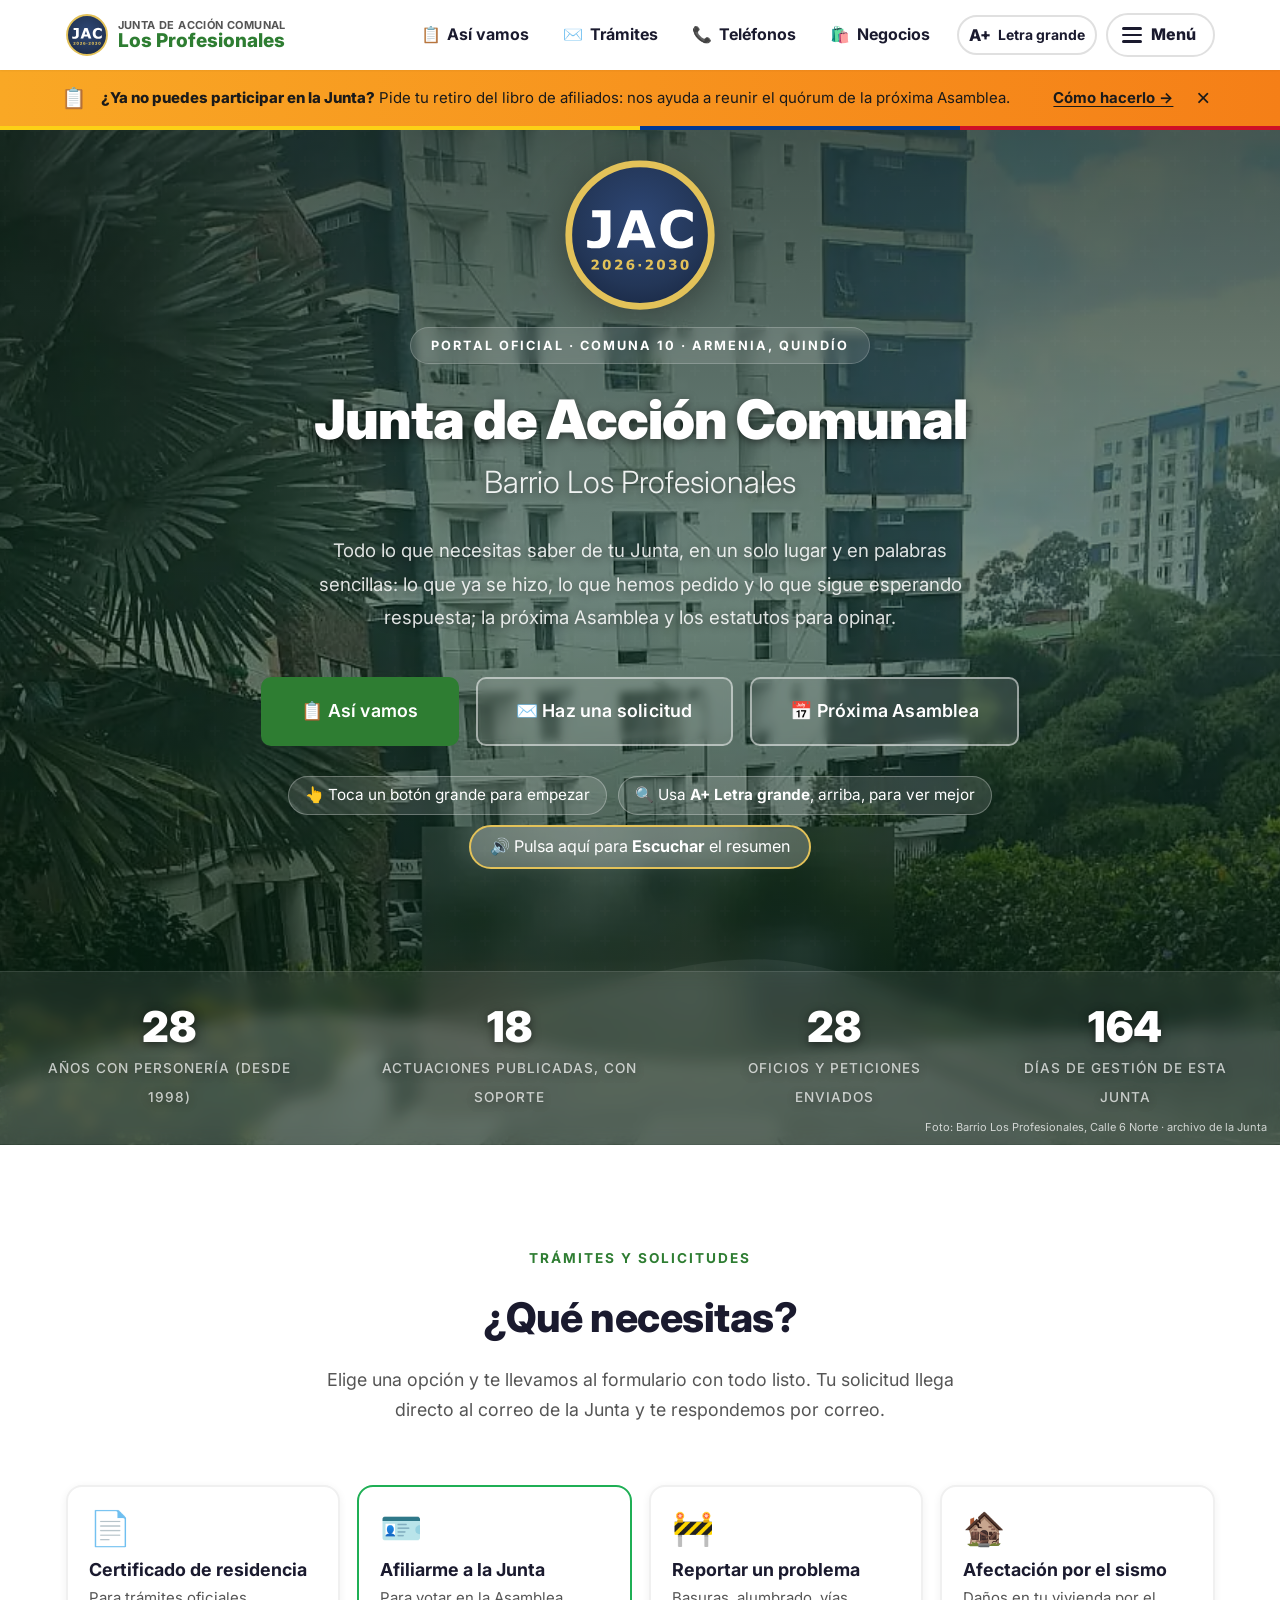
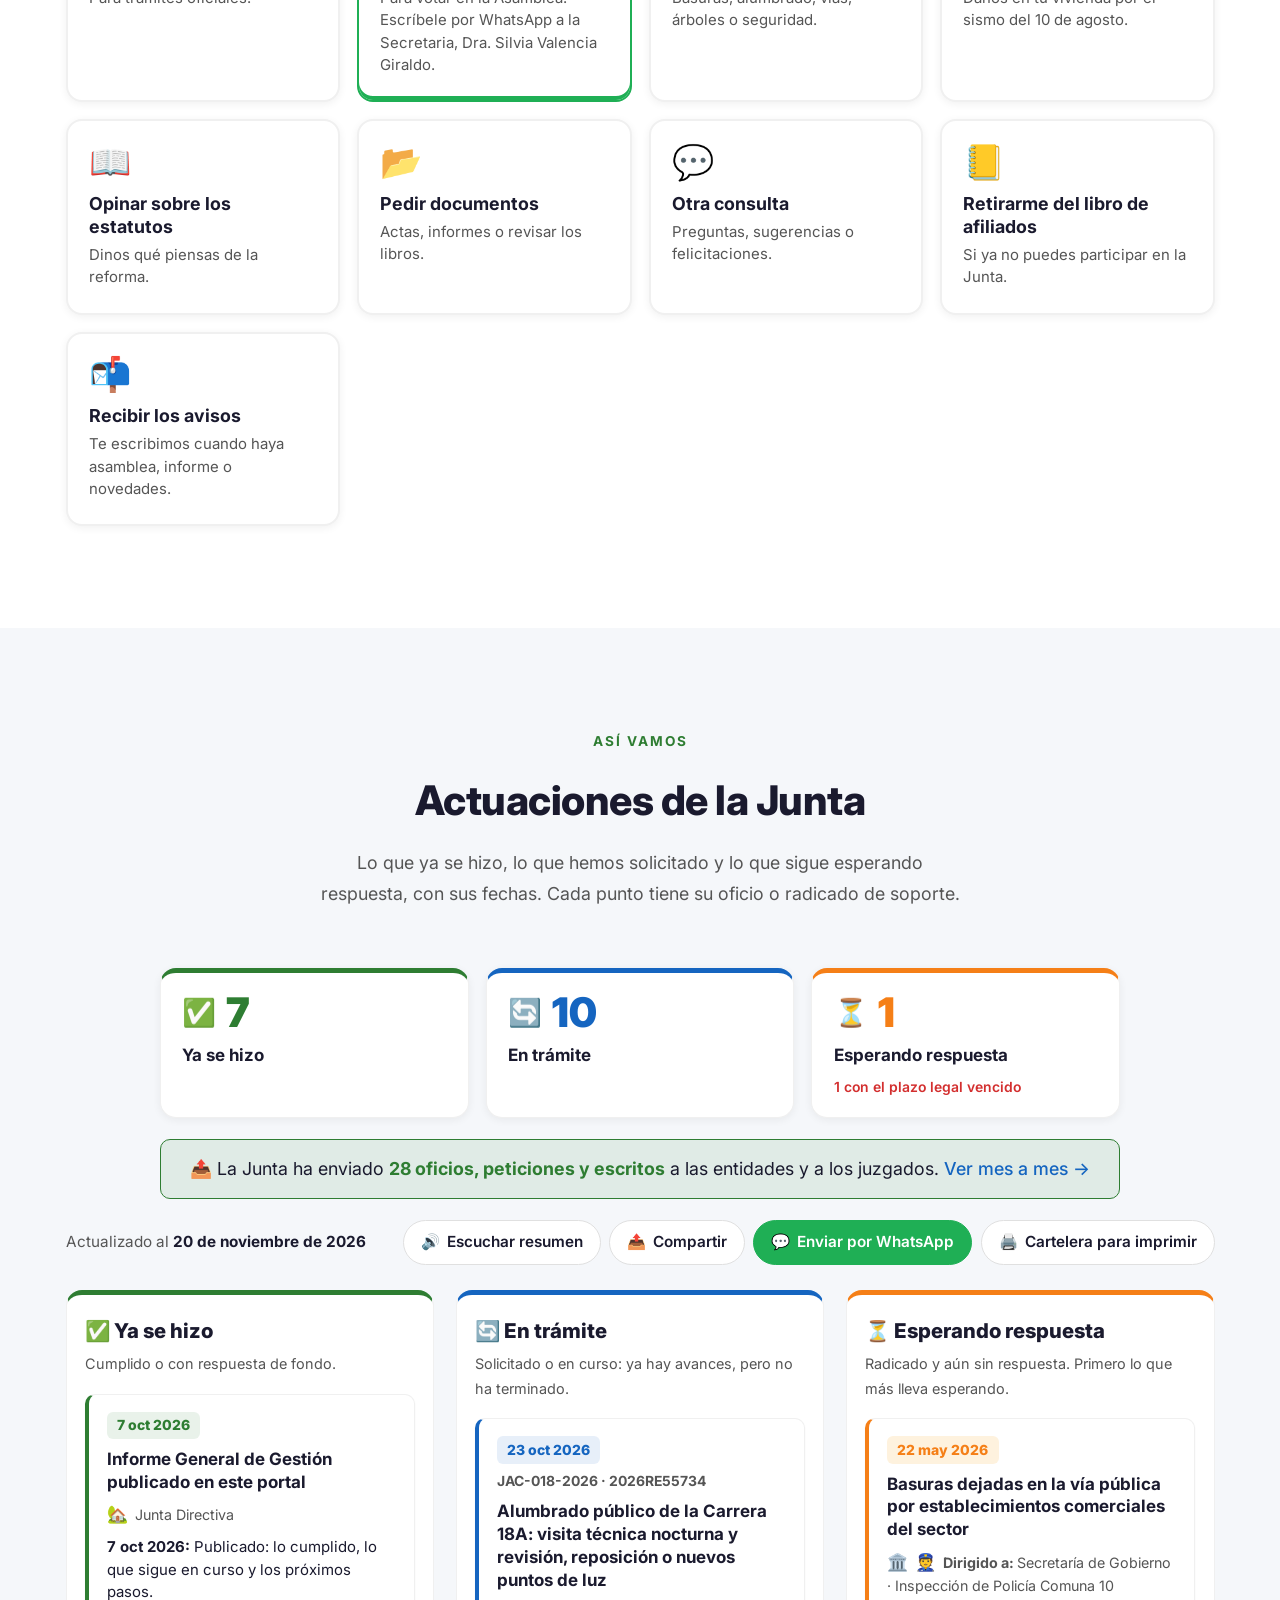
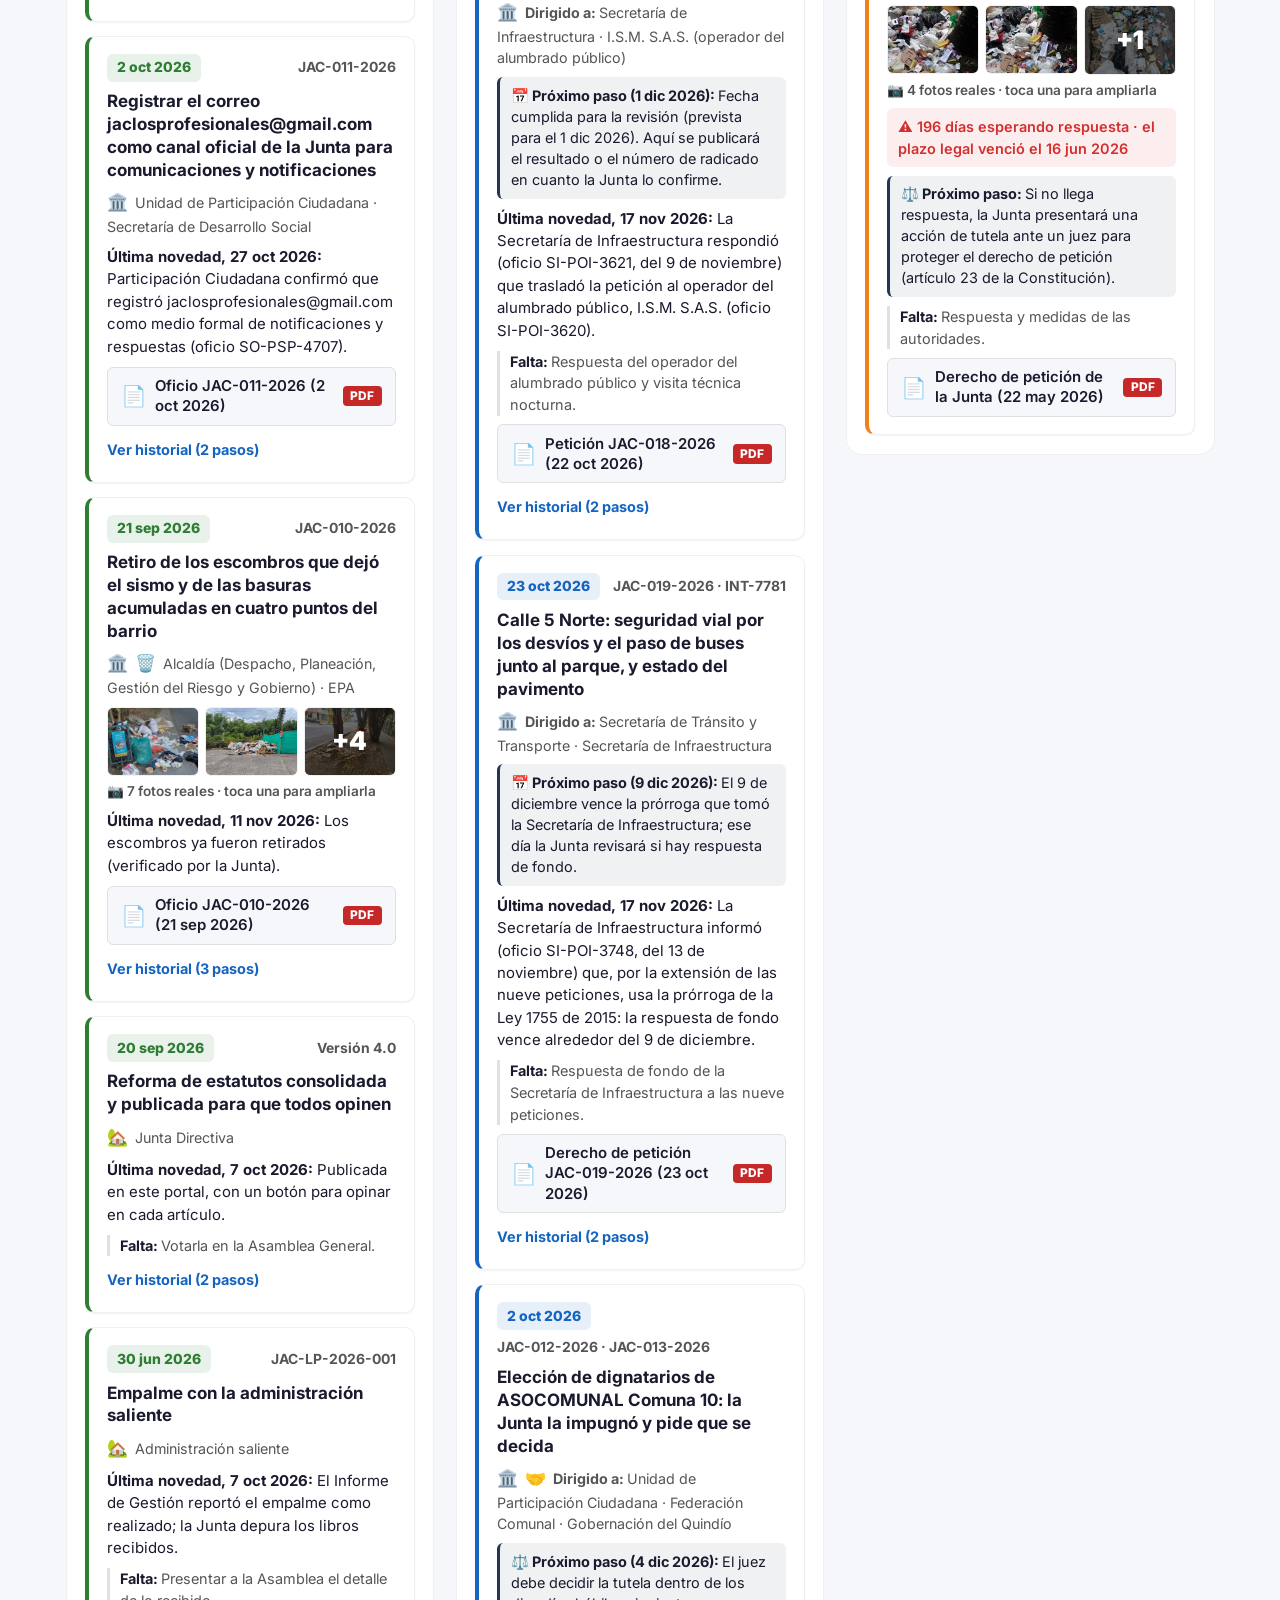
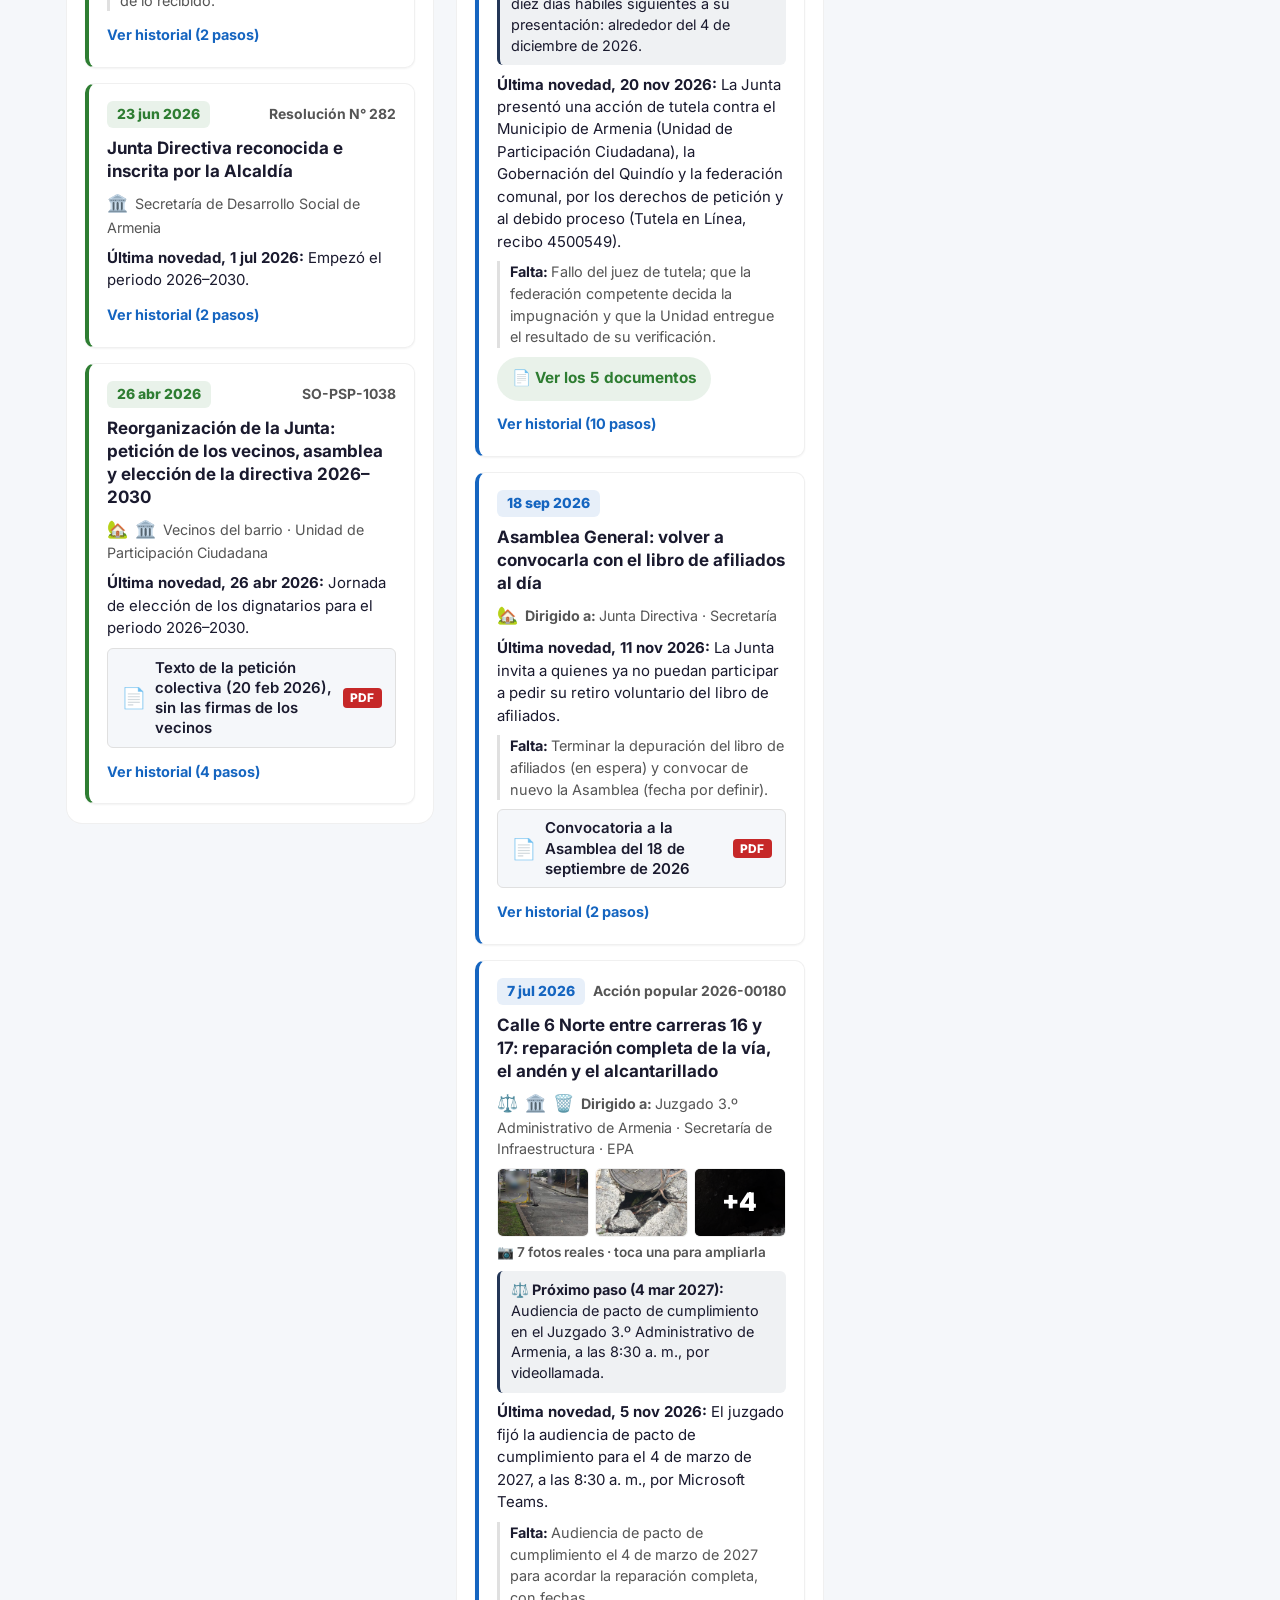
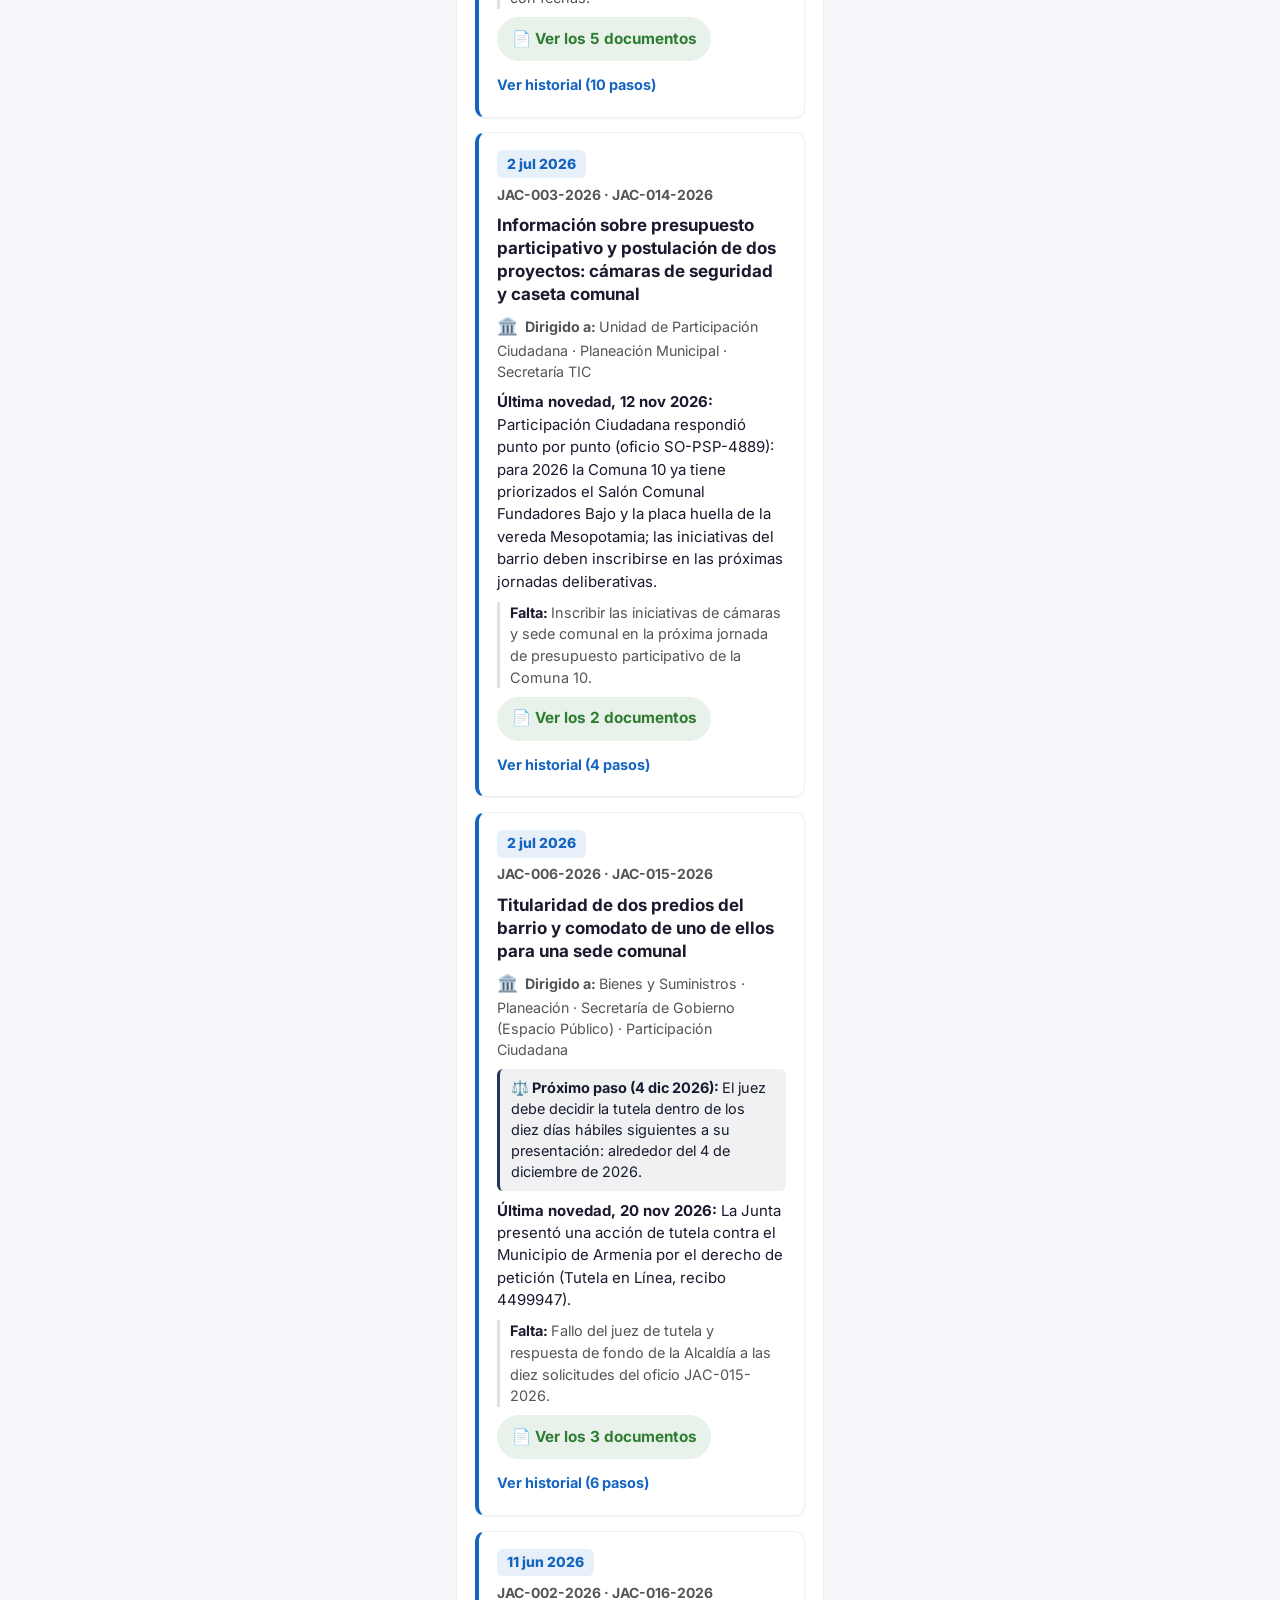
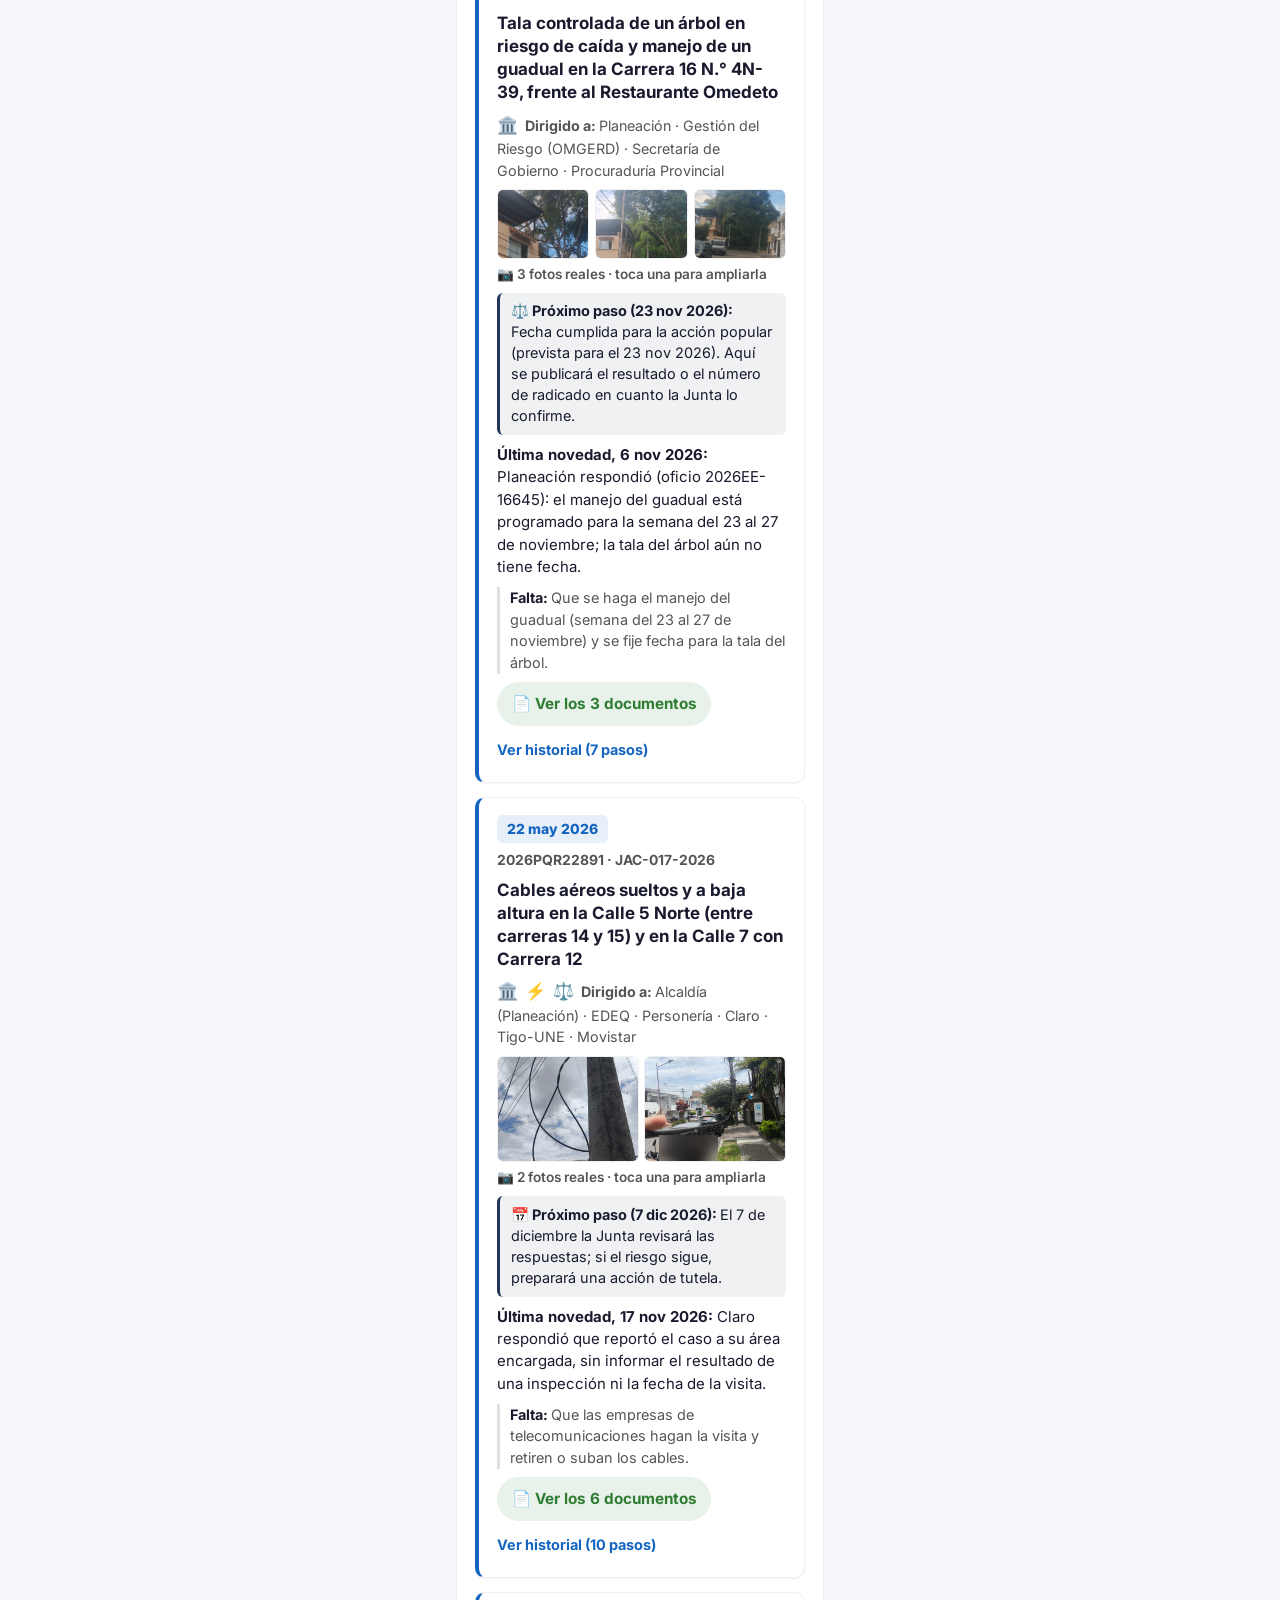
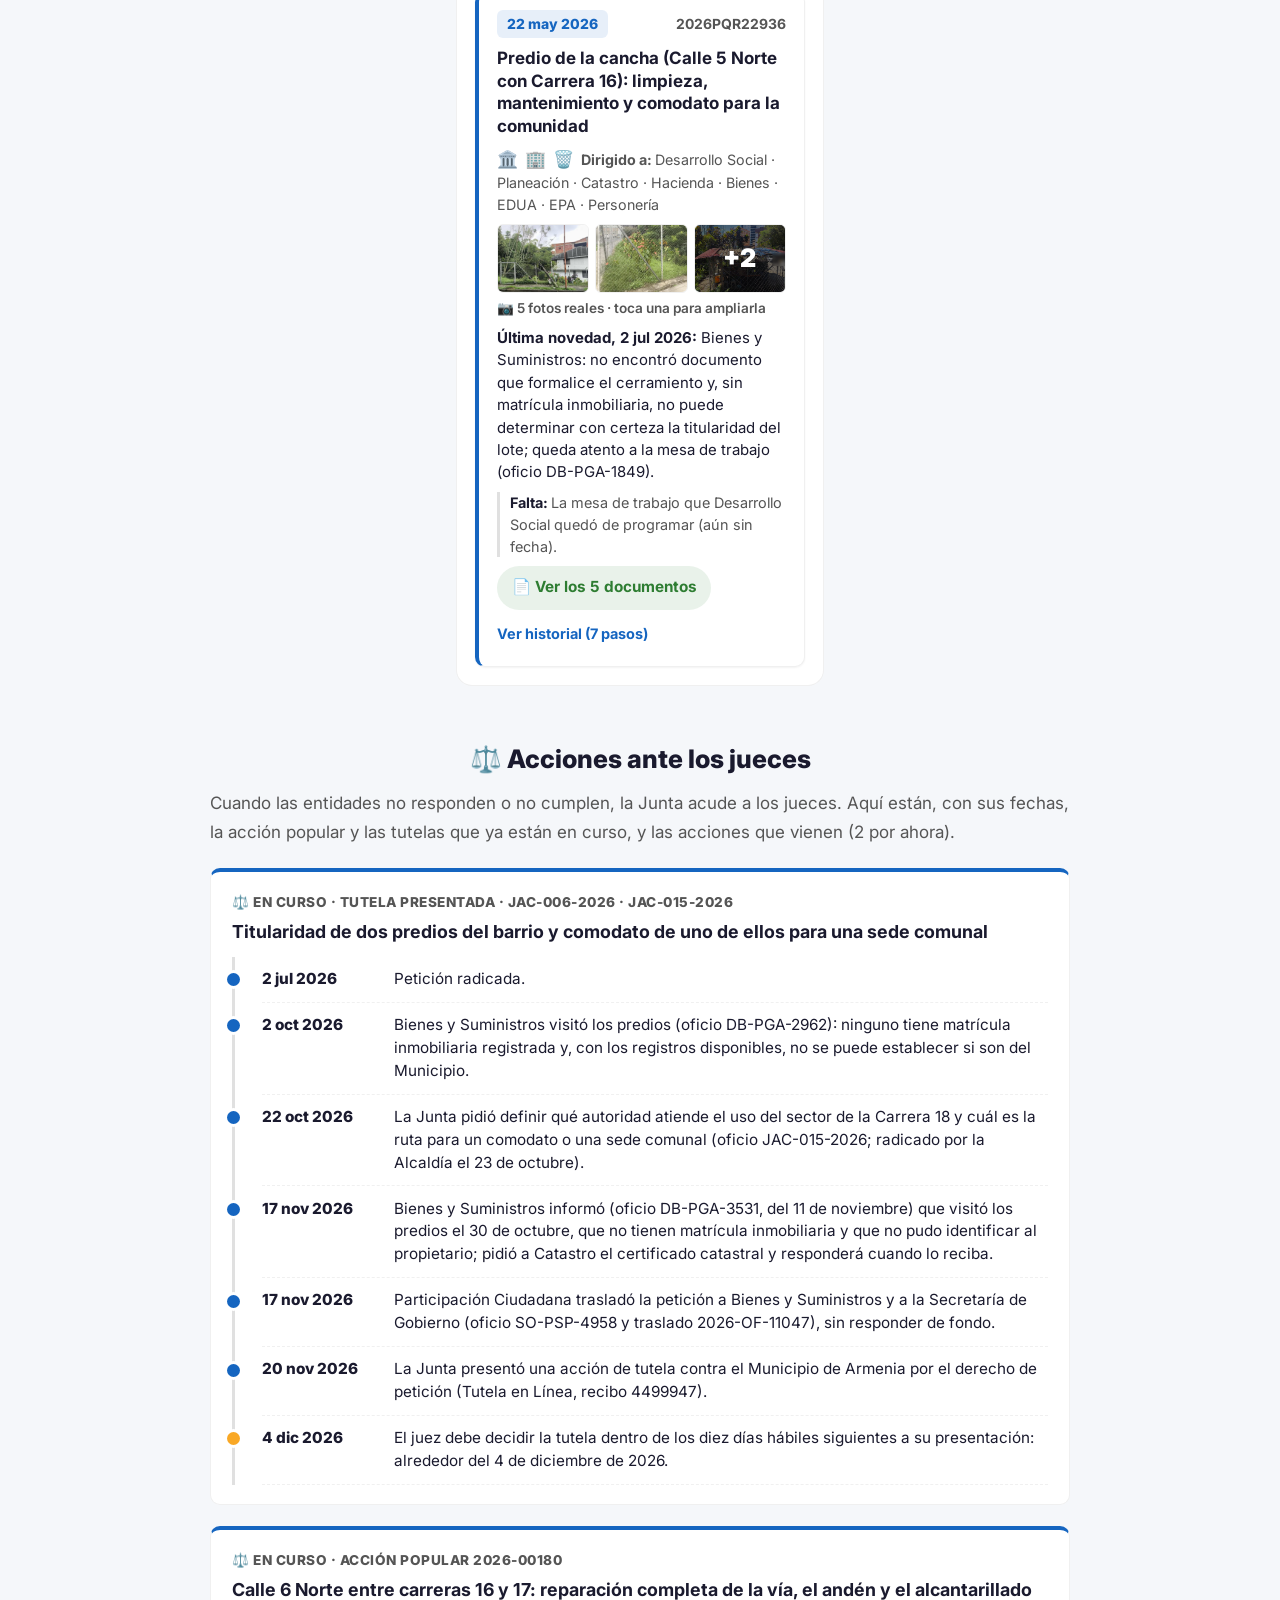
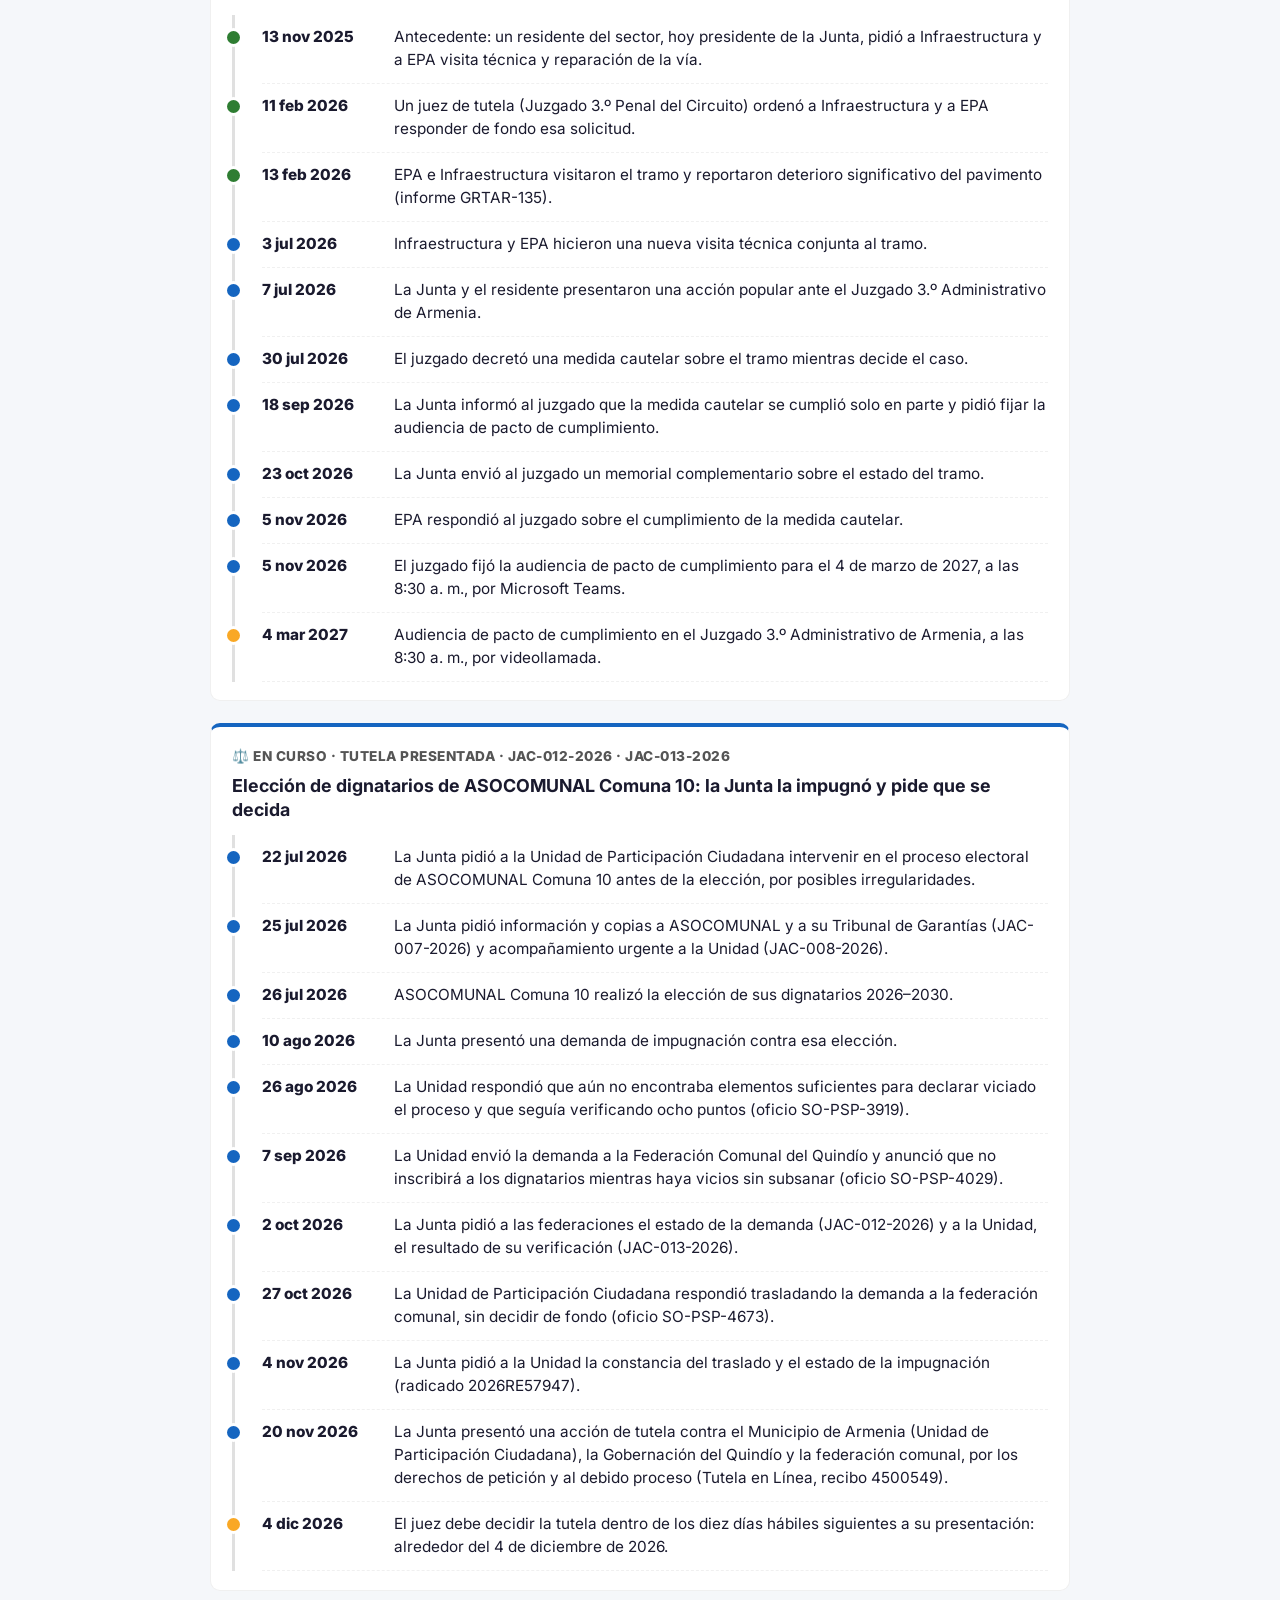
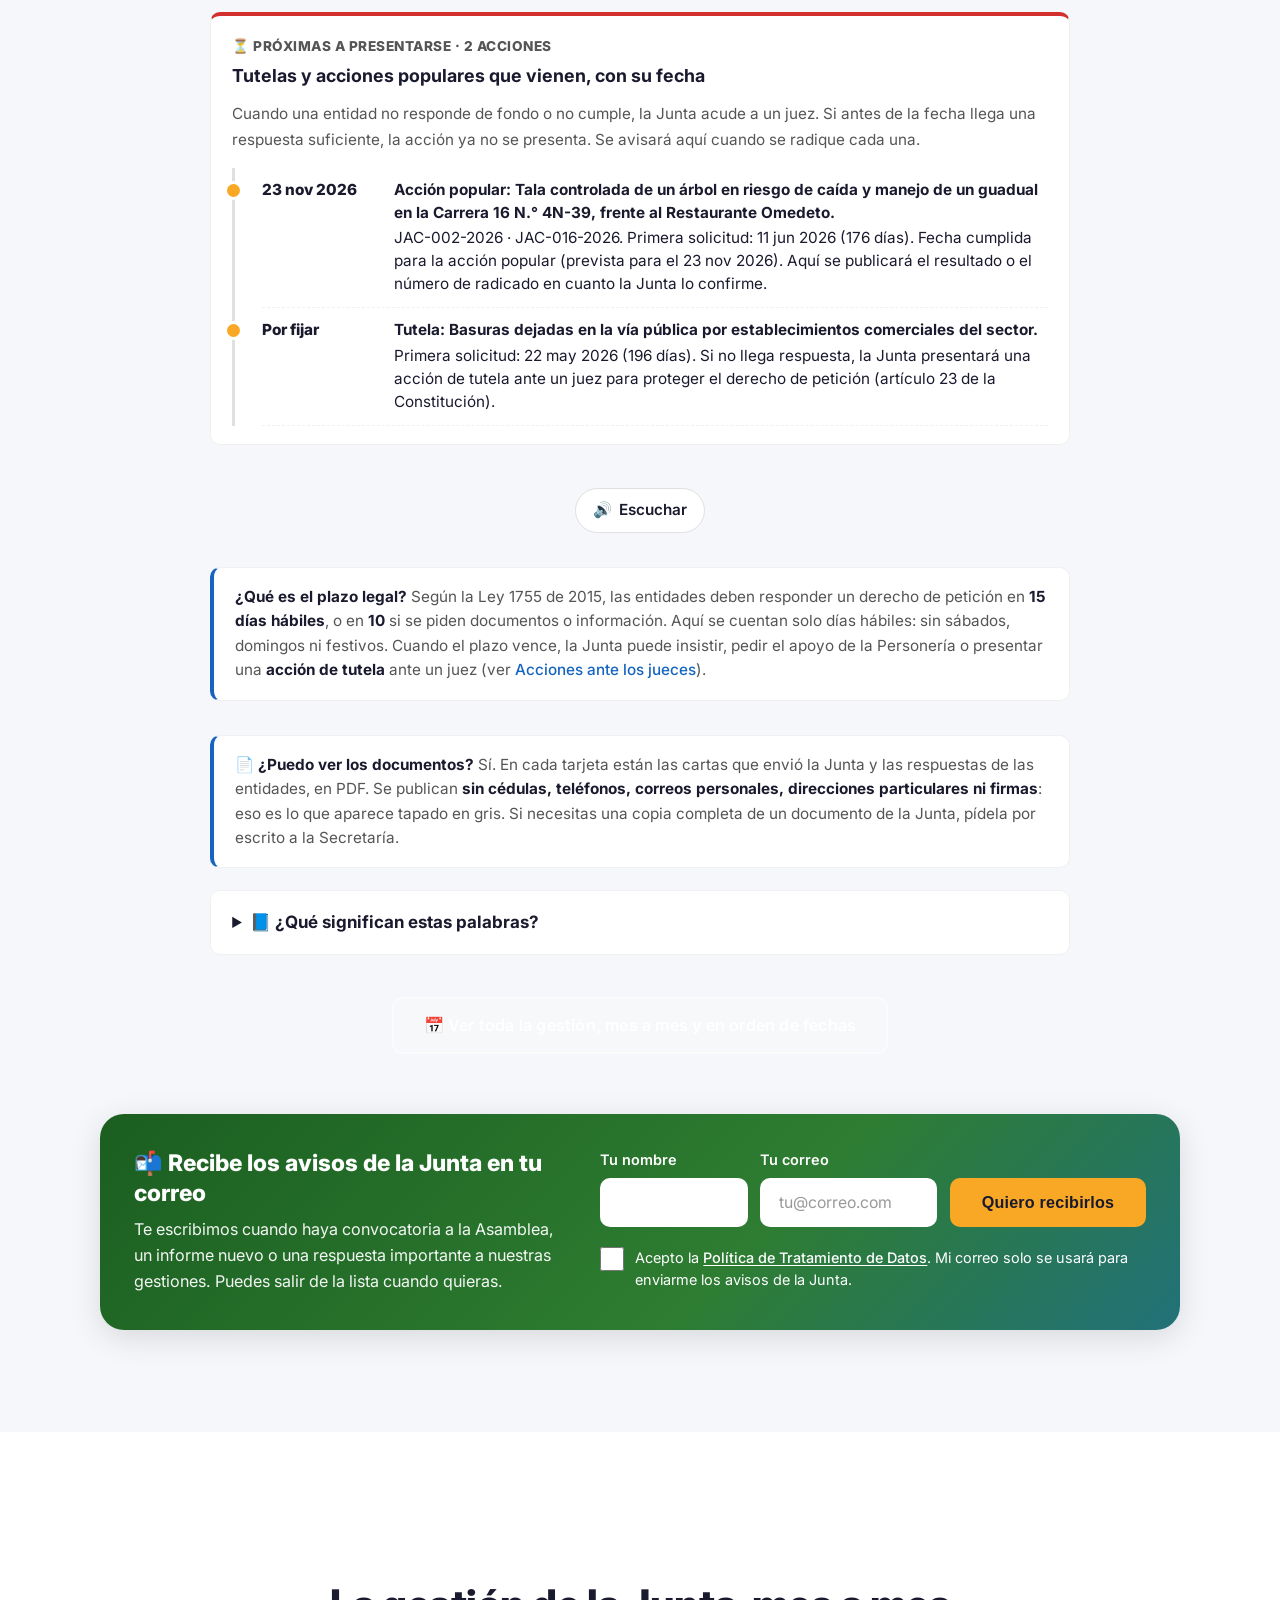
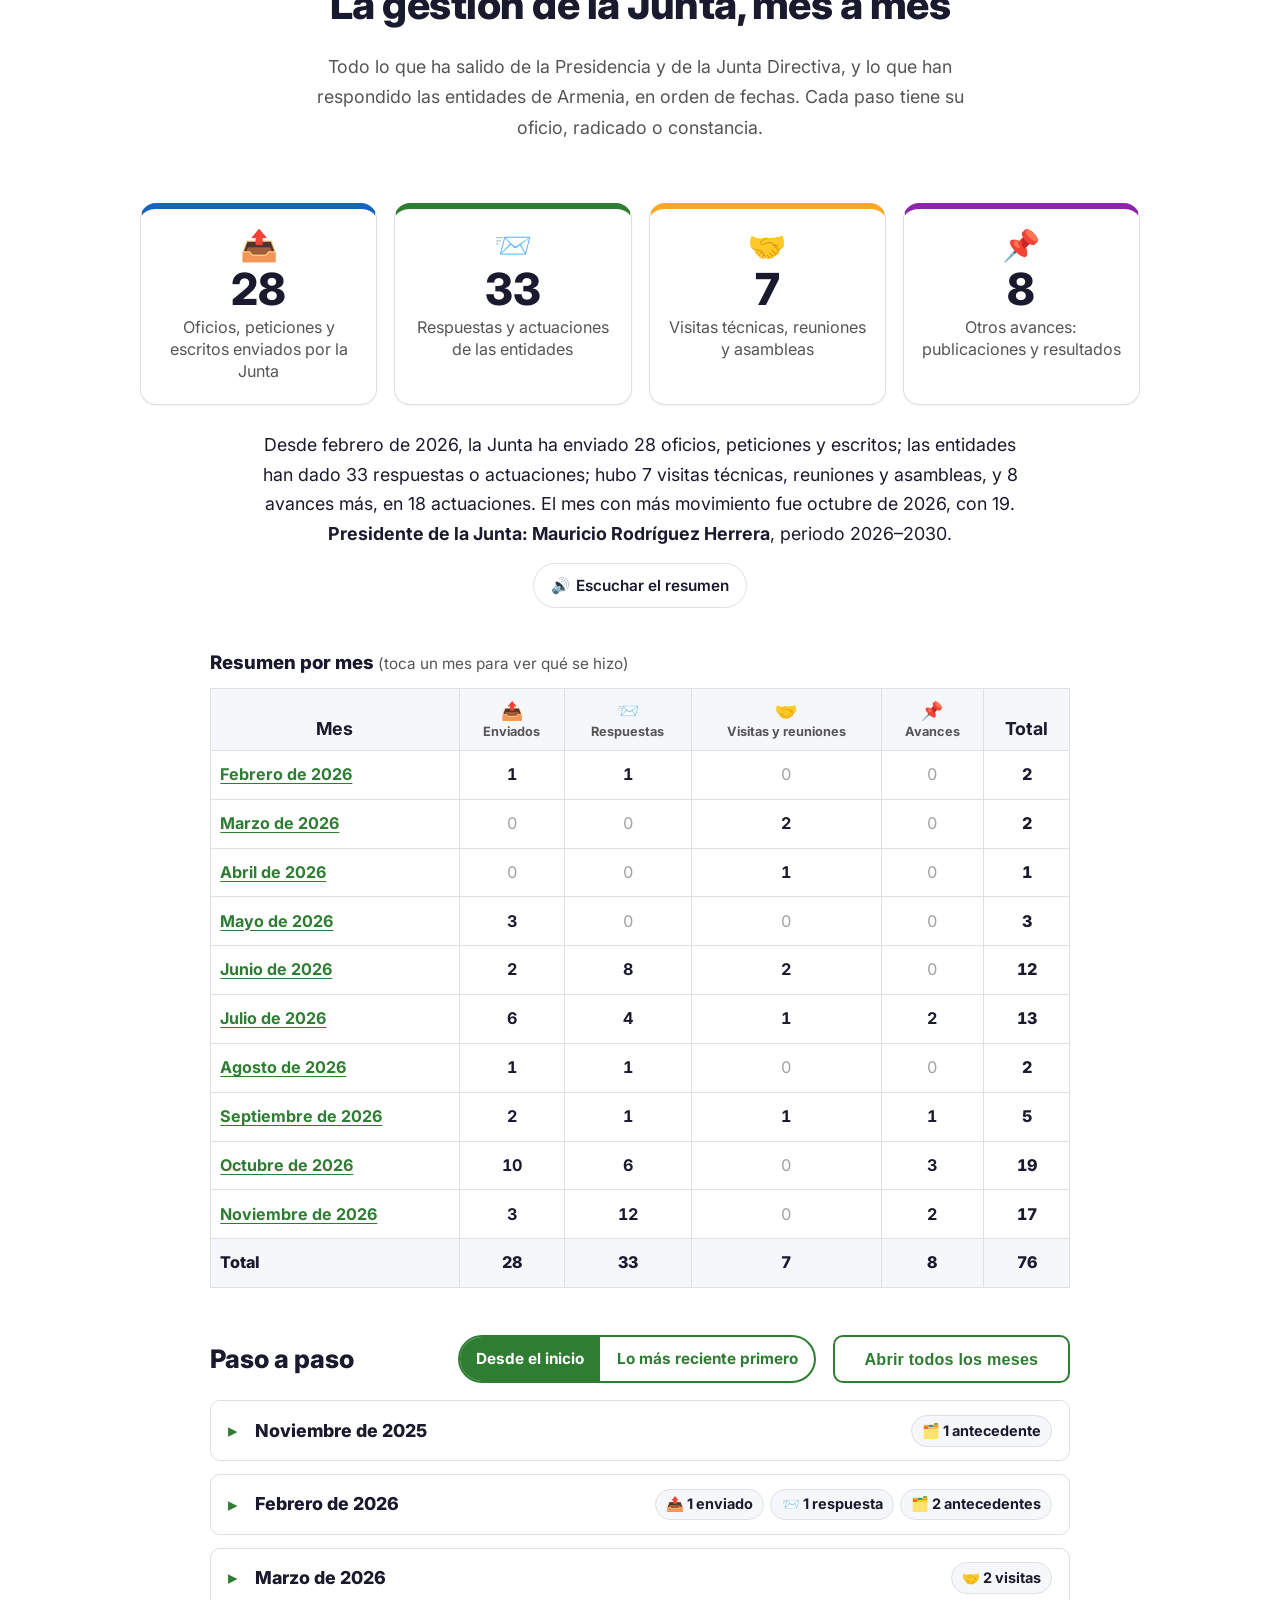
<file: index.html>
<!DOCTYPE html>
<html lang="es-CO">
<head>
    <meta charset="UTF-8">
    <meta name="viewport" content="width=device-width, initial-scale=1.0">
    <meta name="description" content="Junta de Acción Comunal del barrio Los Profesionales, Comuna 10 Quimbaya de Armenia, Quindío: la gestión mes a mes con sus oficios y respuestas, solicitudes en línea, Asamblea, estatutos y teléfonos útiles.">
    <meta name="geo.region" content="CO-QUI">
    <meta name="geo.placename" content="Armenia, Quindío">
    <meta name="geo.position" content="4.5489;-75.6642">
    <meta name="ICBM" content="4.5489, -75.6642">
    <meta name="author" content="Dr. M. Rodríguez, presidente de la Junta de Acción Comunal Barrio Los Profesionales">
    <meta name="robots" content="index, follow">
    <meta name="theme-color" content="#2E7D32" media="(prefers-color-scheme: light)">
    <meta name="theme-color" content="#0F0F1A" media="(prefers-color-scheme: dark)">

    <meta property="og:title" content="Junta de Acción Comunal Los Profesionales · Armenia, Quindío">
    <meta property="og:description" content="La gestión de la Junta mes a mes, solicitudes en línea, Asamblea, estatutos y teléfonos útiles del barrio Los Profesionales, Comuna 10 de Armenia.">
    <meta property="og:type" content="website">
    <meta property="og:locale" content="es_CO">
    <meta property="og:site_name" content="JAC Barrio Los Profesionales">
    <meta property="og:url" content="https://jaclosprofesionales.com/">
    <meta property="og:image" content="https://jaclosprofesionales.com/og-image.png">
    <meta property="og:image:width" content="1200">
    <meta property="og:image:height" content="630">
    <meta property="og:image:alt" content="Logo de la Junta de Acción Comunal del Barrio Los Profesionales">

    <meta name="twitter:card" content="summary_large_image">
    <meta name="twitter:title" content="Junta de Acción Comunal Los Profesionales · Armenia, Quindío">
    <meta name="twitter:description" content="Portal de la Junta de Acción Comunal del Barrio Los Profesionales. Armenia, Quindío.">
    <meta name="twitter:image" content="https://jaclosprofesionales.com/og-image.png">

    <link rel="canonical" href="https://jaclosprofesionales.com/">

    <title>Junta de Acción Comunal Los Profesionales · Armenia, Quindío</title>

    <link rel="icon" type="image/svg+xml" href="img/logo-icono.svg">
    <link rel="icon" type="image/png" sizes="192x192" href="img/icon-192.png">
    <link rel="apple-touch-icon" href="img/apple-touch-icon.png">
    <link rel="manifest" href="site.webmanifest">

    <link rel="preconnect" href="https://fonts.googleapis.com">
    <link rel="preconnect" href="https://fonts.gstatic.com" crossorigin>
    <link rel="preload" as="image" type="image/webp" href="img/portada-barrio.webp" media="(min-width: 769px)" fetchpriority="high">
    <link rel="preload" as="image" type="image/webp" href="img/portada-barrio-sm.webp" media="(max-width: 768px)" fetchpriority="high">
    <!-- La fuente no bloquea la primera pintura: mientras llega se usa la del sistema -->
    <link rel="stylesheet" href="https://fonts.googleapis.com/css2?family=Inter:wght@400;500;600;700;800;900&display=swap" media="print" onload="this.media='all'">
    <noscript><link rel="stylesheet" href="https://fonts.googleapis.com/css2?family=Inter:wght@400;500;600;700;800;900&display=swap"></noscript>
    <link rel="stylesheet" href="css/styles.css">

    <script>
        // Tamaño de letra elegido por el visitante (antes de pintar, para evitar saltos)
        try { if (localStorage.getItem('jac-text-lg') === '1') document.documentElement.classList.add('text-lg'); } catch (e) { /* ignore */ }
    </script>

    <script type="application/ld+json">
    {
      "@context": "https://schema.org",
      "@type": ["Organization", "NGO"],
      "@id": "https://jaclosprofesionales.com/#junta",
      "name": "Junta de Acción Comunal del Barrio Los Profesionales",
      "legalName": "Junta de Acción Comunal del Barrio Los Profesionales",
      "alternateName": ["JAC Barrio Los Profesionales", "JAC Los Profesionales", "Junta de Acción Comunal Los Profesionales Armenia"],
      "url": "https://jaclosprofesionales.com/",
      "logo": "https://jaclosprofesionales.com/og-image.png",
      "description": "Organización cívica, social y comunitaria de gestión social, sin ánimo de lucro, con personería jurídica, constituida conforme a la Ley 2166 de 2021 al servicio del Barrio Los Profesionales, Comuna 10 de Armenia, Quindío.",
      "foundingDate": "1998-04-28",
      "identifier": [
        {
          "@type": "PropertyValue",
          "propertyID": "Personería Jurídica - Cámara de Comercio de Armenia",
          "value": "Certificado N° 1.280"
        },
        {
          "@type": "PropertyValue",
          "propertyID": "Reconocimiento de dignatarios - Secretaría de Desarrollo Social de Armenia",
          "value": "Resolución N° 282 del 23 de junio de 2026"
        }
      ],
      "address": {
        "@type": "PostalAddress",
        "streetAddress": "Barrio Los Profesionales, Comuna 10 Quimbaya",
        "addressLocality": "Armenia",
        "addressRegion": "Quindío",
        "addressCountry": "CO"
      },
      "email": "jaclosprofesionales@gmail.com",
      "areaServed": {
        "@type": "Place",
        "name": "Barrio Los Profesionales, Comuna 10 Quimbaya, Armenia, Quindío",
        "geo": { "@type": "GeoCoordinates", "latitude": 4.5489, "longitude": -75.6642 },
        "containedInPlace": {
          "@type": "City",
          "name": "Armenia",
          "containedInPlace": { "@type": "AdministrativeArea", "name": "Quindío, Colombia" }
        }
      },
      "member": {
        "@type": "OrganizationRole",
        "roleName": "Presidente",
        "startDate": "2026-07-01",
        "member": { "@type": "Person", "name": "Mauricio Rodríguez Herrera" }
      },
      "knowsLanguage": "es-CO",
      "memberOf": {
        "@type": "Organization",
        "name": "Sistema Nacional de Acción Comunal"
      }
    }
    </script>
    <script type="application/ld+json">
    {
      "@context": "https://schema.org",
      "@type": "WebSite",
      "name": "Junta de Acción Comunal Los Profesionales",
      "url": "https://jaclosprofesionales.com/",
      "inLanguage": "es-CO",
      "publisher": { "@id": "https://jaclosprofesionales.com/#junta" }
    }
    </script>
<script async src="https://www.googletagmanager.com/gtag/js?id=G-ZWEN67VPC3"></script><script>window.dataLayer=window.dataLayer||[];function gtag(){dataLayer.push(arguments);}gtag('js',new Date());gtag('config','G-ZWEN67VPC3');</script></head>
<body>

    <a href="#main" class="skip-link">Saltar al contenido principal</a>

    <!-- ========== AVISO SUPERIOR ========== -->
    <div class="announcement" id="announcement" hidden>
        <div class="container announcement__inner">
            <span class="announcement__icon" aria-hidden="true">📋</span>
            <span class="announcement__text"><strong>¿Ya no puedes participar en la Junta?</strong> Pide tu retiro del libro de afiliados: nos ayuda a reunir el quórum de la próxima Asamblea.</span>
            <a href="#retiro" class="announcement__link">Cómo hacerlo →</a>
            <button type="button" class="announcement__close" id="announcement-close" aria-label="Cerrar aviso">&times;</button>
        </div>
    </div>

    <!-- ========== ENCABEZADO ========== -->
    <header class="header" id="header">
        <nav class="nav container" aria-label="Principal">
            <a href="#inicio" class="nav__logo" aria-label="Inicio: Junta de Acción Comunal Barrio Los Profesionales">
                <img src="img/logo-icono.svg" alt="" class="nav__logo-img" width="42" height="42">
                <span class="nav__logo-text"><span class="nav__logo-top">Junta de Acción Comunal</span><span class="nav__logo-name">Los Profesionales</span></span>
            </a>

            <!-- Lo más consultado (en computador). Todo lo demás está en «Menú». -->
            <ul class="nav__primary">
                <li><a href="#actuaciones" class="nav__link nav__primary-link"><span aria-hidden="true">📋</span> Así vamos</a></li>
                <li><a href="#tramites" class="nav__link nav__primary-link"><span aria-hidden="true">✉️</span> Trámites</a></li>
                <li><a href="#telefonos" class="nav__link nav__primary-link"><span aria-hidden="true">📞</span> Teléfonos</a></li>
                <li><a href="#negocios" class="nav__link nav__primary-link"><span aria-hidden="true">🛍️</span> Negocios</a></li>
            </ul>

            <div class="nav__right">
                <button class="text-size-toggle" id="text-size-toggle" type="button" aria-pressed="false" aria-label="Agrandar la letra" title="Agrandar la letra"><span aria-hidden="true">A+</span><span class="text-size-toggle__label">Letra grande</span></button>
                <button class="nav__toggle" id="nav-toggle" type="button" aria-label="Abrir el menú">
                    <span class="nav__toggle-icon" aria-hidden="true">
                        <span class="nav__toggle-line"></span>
                        <span class="nav__toggle-line"></span>
                        <span class="nav__toggle-line"></span>
                    </span>
                    <span class="nav__toggle-label">Menú</span>
                </button>
            </div>

            <div class="nav__menu" id="nav-menu">
                <button class="nav__theme" id="theme-toggle" type="button">
                    <span class="nav__theme-oscura"><span aria-hidden="true">🌙</span> Pasar a pantalla oscura</span>
                    <span class="nav__theme-clara"><span aria-hidden="true">☀️</span> Pasar a pantalla clara</span>
                </button>
                <p class="nav__menu-title">¿A dónde quieres ir?</p>
                <ul class="nav__menu-list">
                    <li class="nav__item"><a href="#inicio" class="nav__link"><span aria-hidden="true">🏠</span> Inicio</a></li>
                    <li class="nav__item"><a href="#actuaciones" class="nav__link"><span aria-hidden="true">📋</span> Así vamos: lo que hace la Junta</a></li>
                    <li class="nav__item"><a href="#gestion" class="nav__link"><span aria-hidden="true">📅</span> La gestión mes a mes</a></li>
                    <li class="nav__item"><a href="#tramites" class="nav__link"><span aria-hidden="true">✉️</span> Trámites y solicitudes</a></li>
                    <li class="nav__item"><a href="#telefonos" class="nav__link"><span aria-hidden="true">📞</span> Teléfonos útiles</a></li>
                    <li class="nav__item"><a href="#asamblea" class="nav__link"><span aria-hidden="true">📅</span> Asamblea y avisos</a></li>
                    <li class="nav__item"><a href="#retiro" class="nav__link"><span aria-hidden="true">📒</span> Retirarme del libro de afiliados</a></li>
                    <li class="nav__item"><a href="#estatutos" class="nav__link"><span aria-hidden="true">📖</span> Estatutos</a></li>
                    <li class="nav__item"><a href="#transparencia" class="nav__link"><span aria-hidden="true">📊</span> Transparencia</a></li>
                    <li class="nav__item"><a href="#cuentas" class="nav__link"><span aria-hidden="true">📒</span> Cuentas de la Junta</a></li>
                    <li class="nav__item"><a href="#junta" class="nav__link"><span aria-hidden="true">👥</span> La Junta</a></li>
                    <li class="nav__item"><a href="#negocios" class="nav__link"><span aria-hidden="true">🛍️</span> Negocios del barrio</a></li>
                    <li class="nav__item"><a href="#faq" class="nav__link"><span aria-hidden="true">❓</span> Preguntas frecuentes</a></li>
                    <li class="nav__item"><a href="#contacto" class="nav__link nav__link--cta"><span aria-hidden="true">💬</span> Escribirle a la Junta</a></li>
                </ul>
            </div>
        </nav>
    </header>

    <main id="main">

        <!-- ========== INICIO ========== -->
        <section class="hero" id="inicio">
            <div class="hero__overlay"></div>
            <p class="hero__credito">Foto: Barrio Los Profesionales, Calle 6 Norte · archivo de la Junta</p>
            <svg class="hero__mountains" viewBox="0 0 1440 320" preserveAspectRatio="none" aria-hidden="true" focusable="false">
                <path fill="rgba(255,255,255,0.06)" d="M0,224L48,213.3C96,203,192,181,288,176C384,171,480,181,576,165.3C672,149,768,107,864,112C960,117,1056,171,1152,186.7C1248,203,1344,181,1392,170.7L1440,160L1440,320L1392,320C1344,320,1248,320,1152,320C1056,320,960,320,864,320C768,320,672,320,576,320C480,320,384,320,288,320C192,320,96,320,48,320L0,320Z"/>
                <path fill="rgba(255,255,255,0.1)" d="M0,256L60,234.7C120,213,240,171,360,170.7C480,171,600,213,720,224C840,235,960,213,1080,202.7C1200,192,1320,192,1380,192L1440,192L1440,320L1380,320C1320,320,1200,320,1080,320C960,320,840,320,720,320C600,320,480,320,360,320C240,320,120,320,60,320L0,320Z"/>
            </svg>
            <div class="hero__flag-stripe" aria-hidden="true"></div>
            <div class="hero__content container">
                <img src="img/logo.svg" alt="Emblema de la Junta de Acción Comunal Barrio Los Profesionales, periodo 2026–2030" class="hero__logo" width="150" height="150">
                <span class="hero__badge">Portal oficial · Comuna 10 · Armenia, Quindío</span>
                <h1 class="hero__title">Junta de Acción Comunal</h1>
                <p class="hero__subtitle">Barrio Los Profesionales</p>
                <p class="hero__description">Todo lo que necesitas saber de tu Junta, en un solo lugar y en palabras sencillas: lo que ya se hizo, lo que hemos pedido y lo que sigue esperando respuesta; la próxima Asamblea y los estatutos para opinar.</p>
                <div class="hero__buttons">
                    <a href="#actuaciones" class="btn btn--primary btn--lg">📋 Así vamos</a>
                    <a href="#tramites" class="btn btn--secondary btn--lg">✉️ Haz una solicitud</a>
                    <a href="#asamblea" class="btn btn--secondary btn--lg">📅 Próxima Asamblea</a>
                </div>
                <ul class="hero__help" aria-label="Cómo usar esta página">
                    <li><span aria-hidden="true">👆</span> Toca un botón grande para empezar</li>
                    <li><span aria-hidden="true">🔍</span> Usa <strong>A+ Letra grande</strong>, arriba, para ver mejor</li>
                    <li class="hero__help-btn" hidden><button type="button" id="hero-listen" class="hero__listen"><span aria-hidden="true">🔊</span> Pulsa aquí para <strong>Escuchar</strong> el resumen</button></li>
                </ul>
            </div>
            <div class="hero__stats">
                <div class="hero__stat">
                    <span class="hero__stat-number" data-count="28">0</span>
                    <span class="hero__stat-label">Años con personería (desde 1998)</span>
                </div>
                <div class="hero__stat">
                    <span class="hero__stat-number" data-count="12" data-act-count-attr="total">0</span>
                    <span class="hero__stat-label">Actuaciones publicadas, con soporte</span>
                </div>
                <div class="hero__stat">
                    <span class="hero__stat-number" data-count="18" data-act-count-attr="enviados">0</span>
                    <span class="hero__stat-label">Oficios y peticiones enviados</span>
                </div>
                <div class="hero__stat">
                    <span class="hero__stat-number" id="hero-dias" data-count="106">0</span>
                    <span class="hero__stat-label">Días de gestión de esta junta</span>
                </div>
            </div>
        </section>

        <!-- ========== TRÁMITES: ¿QUÉ NECESITAS? ========== -->
        <section class="section" id="tramites">
            <div class="container">
                <span class="section__badge fade-in">Trámites y solicitudes</span>
                <h2 class="section__title fade-in">¿Qué necesitas?</h2>
                <p class="section__subtitle fade-in">Elige una opción y te llevamos al formulario con todo listo. Tu solicitud llega directo al correo de la Junta y te respondemos por correo.</p>

                <!--
                Cada botón con data-asunto selecciona ese asunto en el formulario de Contacto.
                El valor debe existir en el <select id="asunto"> más abajo.
                -->
                <div class="tramites__grid">
                    <a href="#contacto" class="tramite fade-in" data-asunto="certificado">
                        <span class="tramite__icon" aria-hidden="true">📄</span>
                        <span class="tramite__title">Certificado de residencia</span>
                        <span class="tramite__desc">Para trámites oficiales.</span>
                    </a>
                    <a href="https://wa.me/573136555392?text=Hola%2C%20Dra.%20Silvia.%20Quiero%20inscribirme%20en%20el%20libro%20de%20afiliados%20de%20la%20Junta%20de%20Acci%C3%B3n%20Comunal%20Los%20Profesionales.%20%C2%BFQu%C3%A9%20necesito%3F" class="tramite tramite--wa fade-in" target="_blank" rel="noopener">
                        <span class="tramite__icon" aria-hidden="true">🪪</span>
                        <span class="tramite__title">Afiliarme a la Junta</span>
                        <span class="tramite__desc">Para votar en la Asamblea. Escríbele por WhatsApp a la Secretaria, Dra. Silvia Valencia Giraldo.</span>
                    </a>
                    <a href="#contacto" class="tramite fade-in" data-asunto="problema">
                        <span class="tramite__icon" aria-hidden="true">🚧</span>
                        <span class="tramite__title">Reportar un problema</span>
                        <span class="tramite__desc">Basuras, alumbrado, vías, árboles o seguridad.</span>
                    </a>
                    <a href="#contacto" class="tramite fade-in" data-asunto="sismo">
                        <span class="tramite__icon" aria-hidden="true">🏚️</span>
                        <span class="tramite__title">Afectación por el sismo</span>
                        <span class="tramite__desc">Daños en tu vivienda por el sismo del 10 de agosto.</span>
                    </a>
                    <a href="estatutos.html#opinar" class="tramite fade-in">
                        <span class="tramite__icon" aria-hidden="true">📖</span>
                        <span class="tramite__title">Opinar sobre los estatutos</span>
                        <span class="tramite__desc">Dinos qué piensas de la reforma.</span>
                    </a>
                    <a href="#contacto" class="tramite fade-in" data-asunto="documentos">
                        <span class="tramite__icon" aria-hidden="true">📂</span>
                        <span class="tramite__title">Pedir documentos</span>
                        <span class="tramite__desc">Actas, informes o revisar los libros.</span>
                    </a>
                    <a href="#contacto" class="tramite fade-in" data-asunto="consulta">
                        <span class="tramite__icon" aria-hidden="true">💬</span>
                        <span class="tramite__title">Otra consulta</span>
                        <span class="tramite__desc">Preguntas, sugerencias o felicitaciones.</span>
                    </a>
                    <a href="#retiro" class="tramite fade-in">
                        <span class="tramite__icon" aria-hidden="true">📒</span>
                        <span class="tramite__title">Retirarme del libro de afiliados</span>
                        <span class="tramite__desc">Si ya no puedes participar en la Junta.</span>
                    </a>
                    <a href="#avisos-correo" class="tramite fade-in">
                        <span class="tramite__icon" aria-hidden="true">📬</span>
                        <span class="tramite__title">Recibir los avisos</span>
                        <span class="tramite__desc">Te escribimos cuando haya asamblea, informe o novedades.</span>
                    </a>
                </div>


            </div>
        </section>

        <!-- ========== ASÍ VAMOS: ACTUACIONES DE LA JUNTA ==========
        Las tarjetas, contadores y la línea de tiempo se dibujan desde js/actuaciones.js
        (fuente: hoja «Registro de actuaciones» en Google Drive; ver herramientas/LEEME.md).
        -->
        <section class="section section--alt" id="actuaciones">
            <div class="container">
                <span class="section__badge fade-in">Así vamos</span>
                <h2 class="section__title fade-in">Actuaciones de la Junta</h2>
                <p class="section__subtitle fade-in">Lo que ya se hizo, lo que hemos solicitado y lo que sigue esperando respuesta, con sus fechas. Cada punto tiene su oficio o radicado de soporte.</p>

                <nav class="act-summary fade-in" aria-label="Resumen de actuaciones">
                    <a href="#act-col-hecho" class="act-chip act-chip--hecho">
                        <span class="act-chip__icon" aria-hidden="true">✅</span>
                        <span class="act-chip__num" data-act-count="hecho">4</span>
                        <span class="act-chip__label">Ya se hizo</span>
                    </a>
                    <a href="#act-col-tramite" class="act-chip act-chip--tramite">
                        <span class="act-chip__icon" aria-hidden="true">🔄</span>
                        <span class="act-chip__num" data-act-count="tramite">3</span>
                        <span class="act-chip__label">En trámite</span>
                    </a>
                    <a href="#act-col-espera" class="act-chip act-chip--espera">
                        <span class="act-chip__icon" aria-hidden="true">⏳</span>
                        <span class="act-chip__num" data-act-count="espera">5</span>
                        <span class="act-chip__label">Esperando respuesta</span>
                        <span class="act-chip__note"><span data-act-count="vencidas">5</span> con el plazo legal vencido</span>
                    </a>
                </nav>

                <p class="act-enviados fade-in"><span aria-hidden="true">📤</span> La Junta ha enviado <strong><span data-act-count="enviados">18</span> oficios, peticiones y escritos</strong> a las entidades y a los juzgados. <a href="#gestion" class="contact__link">Ver mes a mes →</a></p>

                <div class="act-toolbar fade-in">
                    <p class="act-toolbar__updated">Actualizado al <time data-act-updated datetime="2026-11-11">11 de noviembre de 2026</time></p>
                    <div class="act-toolbar__actions">
                        <button type="button" class="act-btn" id="act-listen" aria-pressed="false" hidden><span aria-hidden="true">🔊</span> Escuchar resumen</button>
                        <button type="button" class="act-btn" data-share="#actuaciones" data-share-title="Así vamos · JAC Barrio Los Profesionales" data-share-text="Lo que ya hizo la Junta, lo solicitado y lo que espera respuesta, con fechas."><span aria-hidden="true">📤</span> Compartir</button>
                        <a class="act-btn act-btn--wa" href="https://wa.me/?text=As%C3%AD%20va%20la%20Junta%20de%20Acci%C3%B3n%20Comunal%20del%20Barrio%20Los%20Profesionales%3A%20lo%20que%20ya%20se%20hizo%2C%20lo%20solicitado%20y%20lo%20que%20espera%20respuesta%2C%20con%20fechas%20%F0%9F%91%89%20https%3A//jaclosprofesionales.com/%23actuaciones" target="_blank" rel="noopener"><span aria-hidden="true">💬</span> Enviar por WhatsApp</a>
                        <a class="act-btn" href="cartelera.html"><span aria-hidden="true">🖨️</span> Cartelera para imprimir</a>
                    </div>
                </div>

                <div class="act-board">
                    <div class="act-col act-col--hecho" id="act-col-hecho">
                        <h3 class="act-col__title"><span aria-hidden="true">✅</span> Ya se hizo</h3>
                        <p class="act-col__hint">Cumplido o con respuesta de fondo.</p>
                        <ol class="act-list" data-act-list="hecho"></ol>
                    </div>
                    <div class="act-col act-col--tramite" id="act-col-tramite">
                        <h3 class="act-col__title"><span aria-hidden="true">🔄</span> En trámite</h3>
                        <p class="act-col__hint">Solicitado o en curso: ya hay avances, pero no ha terminado.</p>
                        <ol class="act-list" data-act-list="tramite"></ol>
                    </div>
                    <div class="act-col act-col--espera" id="act-col-espera">
                        <h3 class="act-col__title"><span aria-hidden="true">⏳</span> Esperando respuesta</h3>
                        <p class="act-col__hint">Radicado y aún sin respuesta. Primero lo que más lleva esperando.</p>
                        <ol class="act-list" data-act-list="espera"></ol>
                    </div>
                </div>

                <noscript>
                    <p class="seguimiento__note">Para ver el tablero de actuaciones, activa JavaScript en tu navegador o pide el informe al correo <a href="mailto:jaclosprofesionales@gmail.com" class="contact__link">jaclosprofesionales@gmail.com</a>.</p>
                </noscript>

                <div class="jud" id="acciones-judiciales">
                    <h3 class="block__title fade-in">⚖️ Acciones ante los jueces</h3>
                    <p class="jud__lead fade-in">Cuando las entidades no responden o no cumplen, la Junta acude a los jueces. Aquí están, con sus fechas, la acción popular y las tutelas que ya están en curso, y las acciones que vienen (<span data-jud-count>2</span> por ahora).</p>
                    <div class="jud__lista" data-judicial>
                        <p>Acción popular 2026-00180 (Calle 6 Norte): audiencia de pacto de cumplimiento el 4 de marzo de 2027. Tutelas presentadas el 20 de noviembre de 2026: por la petición JAC-015 (predios y sede comunal) y por la elección de ASOCOMUNAL; los fallos se esperan hacia el 4 de diciembre. Próxima: acción popular por el árbol de la Carrera 16 (23 de noviembre).</p>
                    </div>
                    <p class="act-mesames"><button type="button" class="act-btn" data-listen="#acciones-judiciales" hidden><span aria-hidden="true">🔊</span> Escuchar</button></p>
                </div>

                <p class="act-legal fade-in"><strong>¿Qué es el plazo legal?</strong> Según la Ley 1755 de 2015, las entidades deben responder un derecho de petición en <strong>15 días hábiles</strong>, o en <strong>10</strong> si se piden documentos o información. Aquí se cuentan solo días hábiles: sin sábados, domingos ni festivos. Cuando el plazo vence, la Junta puede insistir, pedir el apoyo de la Personería o presentar una <strong>acción de tutela</strong> ante un juez (ver <a href="#acciones-judiciales" class="contact__link">Acciones ante los jueces</a>).</p>

                <p class="act-legal fade-in"><strong>📄 ¿Puedo ver los documentos?</strong> Sí. En cada tarjeta están las cartas que envió la Junta y las respuestas de las entidades, en PDF. Se publican <strong>sin cédulas, teléfonos, correos personales, direcciones particulares ni firmas</strong>: eso es lo que aparece tapado en gris. Si necesitas una copia completa de un documento de la Junta, pídela por escrito a la Secretaría.</p>

                <details class="glossary act-glossary fade-in">
                    <summary>📘 ¿Qué significan estas palabras?</summary>
                    <dl class="glossary__list">
                        <div><dt>Los íconos</dt><dd>🏛️ Alcaldía · ⚡ EDEQ (energía) · 🗑️ EPA (aseo) · ⚖️ Personería y juzgados · 🤝 organismos comunales · 👮 Policía · 🏢 EDUA · 🏡 la Junta y los vecinos.</dd></div>
                        <div><dt>Oficio</dt><dd>Carta formal que la Junta envía a una entidad. Las de la Junta se numeran así: JAC-010-2026.</dd></div>
                        <div><dt>Radicado</dt><dd>Número que la entidad le pone a la carta cuando la recibe. Sirve para preguntar por ella (por ejemplo, 2026PQR22891).</dd></div>
                        <div><dt>Derecho de petición</dt><dd>Derecho de toda persona a pedir algo a una entidad y recibir respuesta de fondo dentro del plazo legal.</dd></div>
                        <div><dt>PQR</dt><dd>Peticiones, quejas y reclamos: así llama la Alcaldía a las solicitudes que recibe.</dd></div>
                        <div><dt>Traslado</dt><dd>Cuando una entidad envía la solicitud a otra que es la encargada del tema.</dd></div>
                        <div><dt>Comodato</dt><dd>Préstamo gratuito de un bien, por ejemplo un lote, para que la comunidad lo use.</dd></div>
                        <div><dt>ASOCOMUNAL</dt><dd>Asociación que reúne a las Juntas de Acción Comunal de la Comuna 10. Nuestra Junta hace parte de ella.</dd></div>
                        <div><dt>Impugnación</dt><dd>Reclamo formal para que se revise y, si hubo irregularidades, se anule una elección.</dd></div>
                        <div><dt>Acción popular</dt><dd>Demanda ante un juez para proteger derechos de toda la comunidad, como tener vías seguras.</dd></div>
                        <div><dt>Tutela</dt><dd>Acción rápida ante un juez para proteger un derecho fundamental, por ejemplo, recibir respuesta a una petición.</dd></div>
                    </dl>
                </details>

                <p class="act-mesames fade-in"><a href="#gestion" class="btn btn--secondary"><span aria-hidden="true">📅</span> Ver toda la gestión, mes a mes y en orden de fechas</a></p>

                <!-- ===== Avisos por correo (las suscripciones llegan al correo de la Junta) ===== -->
                <div class="stayup fade-in" id="avisos-correo">
                    <div class="stayup__text">
                        <h3 class="stayup__title"><span aria-hidden="true">📬</span> Recibe los avisos de la Junta en tu correo</h3>
                        <p>Te escribimos cuando haya convocatoria a la Asamblea, un informe nuevo o una respuesta importante a nuestras gestiones. Puedes salir de la lista cuando quieras.</p>
                    </div>
                    <form class="stayup__form" id="suscribe-form" action="https://formsubmit.co/ajax/jaclosprofesionales@gmail.com" method="POST">
                        <input type="hidden" name="_subject" value="[Web JAC] Quiero recibir los avisos">
                        <input type="hidden" name="_template" value="table">
                        <input type="hidden" name="_captcha" value="false">
                        <input type="hidden" name="solicitud" value="Agregar este correo a la lista de avisos de la Junta">
                        <input type="text" name="_honey" tabindex="-1" autocomplete="off" aria-hidden="true" class="form__honeypot">
                        <div class="stayup__fields">
                            <div class="stayup__field">
                                <label for="sus-nombre" class="form__label">Tu nombre</label>
                                <input type="text" id="sus-nombre" name="nombre" class="form__input" autocomplete="name" required>
                            </div>
                            <div class="stayup__field">
                                <label for="sus-email" class="form__label">Tu correo</label>
                                <input type="email" id="sus-email" name="email" class="form__input" autocomplete="email" placeholder="tu@correo.com" required>
                            </div>
                            <button type="submit" class="btn btn--primary stayup__btn">Quiero recibirlos</button>
                        </div>
                        <label class="form__checkbox-label stayup__check">
                            <input type="checkbox" name="acepta_politica" class="form__checkbox" required>
                            <span>Acepto la <a href="privacidad.html" target="_blank" rel="noopener" class="contact__link">Política de Tratamiento de Datos</a>. Mi correo solo se usará para enviarme los avisos de la Junta.</span>
                        </label>
                        <p class="stayup__msg" role="status" aria-live="polite"></p>
                    </form>
                </div>
            </div>
        </section>

        <!-- ========== LA GESTIÓN MES A MES ==========
        Se dibuja desde js/actuaciones.js: cada paso (novedad) lleva su tipo
        (enviado, respuesta, visita, avance, antecedente). Ver herramientas/LEEME.md.
        -->
        <section class="section" id="gestion">
            <div class="container">
                <span class="section__badge fade-in">Gestión de la Presidencia</span>
                <h2 class="section__title fade-in">La gestión de la Junta, mes a mes</h2>
                <p class="section__subtitle fade-in">Todo lo que ha salido de la Presidencia y de la Junta Directiva, y lo que han respondido las entidades de Armenia, en orden de fechas. Cada paso tiene su oficio, radicado o constancia.</p>

                <div class="gestion__cifras fade-in">
                    <div class="gcifra gcifra--enviado">
                        <span class="gcifra__icono" aria-hidden="true">📤</span>
                        <span class="gcifra__num" data-gestion-count="enviado">18</span>
                        <span class="gcifra__label">Oficios, peticiones y escritos enviados por la Junta</span>
                    </div>
                    <div class="gcifra gcifra--respuesta">
                        <span class="gcifra__icono" aria-hidden="true">📨</span>
                        <span class="gcifra__num" data-gestion-count="respuesta">13</span>
                        <span class="gcifra__label">Respuestas y actuaciones de las entidades</span>
                    </div>
                    <div class="gcifra gcifra--visita">
                        <span class="gcifra__icono" aria-hidden="true">🤝</span>
                        <span class="gcifra__num" data-gestion-count="visita">7</span>
                        <span class="gcifra__label">Visitas técnicas, reuniones y asambleas</span>
                    </div>
                    <div class="gcifra gcifra--avance">
                        <span class="gcifra__icono" aria-hidden="true">📌</span>
                        <span class="gcifra__num" data-gestion-count="avance">8</span>
                        <span class="gcifra__label">Otros avances: publicaciones y resultados</span>
                    </div>
                </div>

                <p class="gestion__resumen fade-in" id="gestion-resumen"><span id="gestion-resumen-texto">Desde febrero de 2026, la Junta ha enviado 18 oficios, peticiones y escritos; las entidades han dado 13 respuestas o actuaciones; hubo 7 visitas técnicas, reuniones y asambleas, y 8 avances más.</span> <strong>Presidente de la Junta: Mauricio Rodríguez Herrera</strong>, periodo 2026–2030.</p>
                <p class="gestion__acciones fade-in">
                    <button type="button" class="act-btn" data-listen="#gestion-resumen" hidden><span aria-hidden="true">🔊</span> Escuchar el resumen</button>
                </p>

                <div class="gestion__tabla-wrap fade-in">
                    <table class="gestion__tabla" id="gestion-tabla">
                        <caption>Resumen por mes <span>(toca un mes para ver qué se hizo)</span></caption>
                        <thead>
                            <tr>
                                <th scope="col">Mes</th>
                                <th scope="col"><span aria-hidden="true">📤</span><span class="gestion__th">Enviados</span></th>
                                <th scope="col"><span aria-hidden="true">📨</span><span class="gestion__th">Respuestas</span></th>
                                <th scope="col"><span aria-hidden="true">🤝</span><span class="gestion__th">Visitas y reuniones</span></th>
                                <th scope="col"><span aria-hidden="true">📌</span><span class="gestion__th">Avances</span></th>
                                <th scope="col">Total</th>
                            </tr>
                        </thead>
                        <tbody></tbody>
                    </table>
                </div>

                <div class="gestion__barra fade-in">
                    <h3 class="block__title">Paso a paso</h3>
                    <div class="gestion__orden" role="group" aria-label="Orden de la lista">
                        <button type="button" class="gestion__orden-btn" data-orden="antiguo" aria-pressed="true">Desde el inicio</button>
                        <button type="button" class="gestion__orden-btn" data-orden="reciente" aria-pressed="false">Lo más reciente primero</button>
                    </div>
                    <button type="button" class="btn btn--ghost gestion__abrir" id="gestion-abrir">Abrir todos los meses</button>
                </div>
                <div class="gestion__meses" id="gestion-meses">
                    <noscript><p>Para ver la lista paso a paso, activa JavaScript o consulta las tarjetas de «Así vamos».</p></noscript>
                </div>
            </div>
        </section>

        <!-- ========== ASAMBLEA GENERAL ========== -->
        <section class="section" id="asamblea">
            <div class="container">
                <span class="section__badge fade-in">Tu voz y tu voto</span>
                <h2 class="section__title fade-in">Asamblea General</h2>
                <p class="section__subtitle fade-in">La Asamblea es la reunión de todos los afiliados. Es la máxima autoridad de la Junta: allí se rinden cuentas y se toman las decisiones más importantes.</p>

                <!--
                AL CONVOCAR LA ASAMBLEA: completa el bloque «asamblea» en js/actuaciones.js
                (estado 'convocada', fecha, hora, lugar). La fecha, la cuenta regresiva y el
                botón de calendario se actualizan solos. Revisa aquí el orden del día oficial.
                -->
                <article class="asamblea fade-in" id="asamblea-ficha" aria-labelledby="asamblea-title">
                    <div class="asamblea__when">
                        <span class="status-badge status-badge--regular" data-asamblea-badge>Por convocar</span>
                        <h3 id="asamblea-title" class="asamblea__heading">Próxima Asamblea General</h3>
                        <p class="asamblea__date" data-asamblea-fecha>Fecha por definir</p>
                        <p class="asamblea__countdown" data-asamblea-cuenta hidden></p>
                        <p class="asamblea__detail" data-asamblea-detalle>La Asamblea convocada para el 18 de septiembre de 2026 no alcanzó el quórum; lo que se pudo adelantar fue la depuración del libro de afiliados, y eso es lo que estamos esperando. La volveremos a convocar en cuanto esa depuración termine, y la publicaremos aquí y en cartelera con anticipación. Si quieres que te avisemos por correo, <a href="#avisos-correo" class="contact__link">inscríbete aquí</a>.</p>
                        <button type="button" class="btn btn--ghost asamblea__ics" data-asamblea-ics hidden>📅 Agregar a mi calendario</button>
                        <button type="button" class="act-btn asamblea__listen" data-listen="#asamblea-ficha" hidden><span aria-hidden="true">🔊</span> Escuchar</button>
                    </div>
                    <div class="asamblea__topics">
                        <h4 class="asamblea__subheading">Temas previstos</h4>
                        <ol class="asamblea__list">
                            <li>Informe de gestión y del empalme con la junta anterior.</li>
                            <li>Estados financieros de la Junta.</li>
                            <li>Provisión de los cargos vacantes de dignatarios.</li>
                            <li>Votación de la reforma de estatutos (versión 4.0).</li>
                            <li>Proposiciones y varios.</li>
                        </ol>
                        <p class="asamblea__fine">El orden del día oficial será el que se publique en la convocatoria.</p>
                    </div>
                </article>

                <!-- ===== Retiro voluntario del libro de afiliados (Ley 2166 de 2021, art. 28, lit. d) ===== -->
                <div class="retiro fade-in" id="retiro">
                    <div class="retiro__head">
                        <span class="retiro__icon" aria-hidden="true">📒</span>
                        <div>
                            <h3 class="retiro__title">¿Ya no puedes participar en la Junta? Te pedimos retirarte del libro de afiliados</h3>
                            <p class="retiro__lead">Es un favor importante para todo el barrio. Si ya no vives aquí, no tienes tiempo o simplemente no quieres seguir en la Junta, acércate a la Secretaría o escríbenos para pedir tu retiro.</p>
                        </div>
                    </div>
                    <div class="retiro__grid">
                        <div class="retiro__card">
                            <h4>¿Por qué importa?</h4>
                            <p>Para reformar los estatutos, la ley exige que la Asamblea se instale con <strong>la mitad más uno de los afiliados inscritos</strong> y que voten a favor dos tercios de ellos (Ley 2166 de 2021, art. 32, lit. e). Cada persona inscrita que ya no participa cuenta para ese cálculo. La Asamblea del 18 de septiembre no alcanzó el quórum.</p>
                        </div>
                        <div class="retiro__card">
                            <h4>Es tu derecho y es sencillo</h4>
                            <p>La renuncia es una de las formas de dejar de ser afiliado y no requiere proceso ante la Comisión de Convivencia (Ley 2166 de 2021, art. 28, lit. d, y parágrafo 1). Si más adelante quieres volver, puedes afiliarte de nuevo.</p>
                        </div>
                    </div>
                    <h4 class="retiro__subtitle">Cómo pedir tu retiro</h4>
                    <ol class="retiro__steps">
                        <li><strong>En persona:</strong> acércate a la Secretaria de la Junta, Silvia Valencia Giraldo, con tu documento de identidad, y firma la carta de retiro.</li>
                        <li><strong>Por correo:</strong> escribe a <a href="mailto:jaclosprofesionales@gmail.com" class="contact__link">jaclosprofesionales@gmail.com</a> diciendo que quieres retirarte, con tu nombre completo, número de documento y dirección, y <strong>adjunta una foto de tu documento de identidad</strong>. Si quieres, adjunta también la carta firmada. El botón de abajo te deja el correo listo.</li>
                    </ol>
                    <div class="retiro__actions">
                        <a href="mailto:jaclosprofesionales@gmail.com?subject=Retiro%20voluntario%20del%20libro%20de%20afiliados&amp;body=Se%C3%B1ores%0AJunta%20Directiva%0AJunta%20de%20Acci%C3%B3n%20Comunal%20del%20Barrio%20Los%20Profesionales%0A%0ADe%20manera%20libre%20y%20voluntaria%2C%20renuncio%20a%20mi%20calidad%20de%20afiliado%28a%29%20a%20la%20Junta%20de%20Acci%C3%B3n%20Comunal%20del%20Barrio%20Los%20Profesionales%2C%20conforme%20al%20art%C3%ADculo%2028%2C%20literal%20d%2C%20de%20la%20Ley%202166%20de%202021%2C%20y%20solicito%20que%20se%20anote%20mi%20retiro%20en%20el%20Libro%20de%20Registro%20de%20Afiliados.%0A%0ANombre%20completo%3A%20%0AN%C3%BAmero%20de%20documento%20de%20identidad%3A%20%0ADirecci%C3%B3n%20en%20el%20barrio%3A%20%0A%0AAdjunto%20una%20foto%20de%20mi%20documento%20de%20identidad%20para%20verificar%20que%20esta%20solicitud%20es%20m%C3%ADa.%0A%0AAtentamente%2C%0A" class="btn btn--primary">✉️ Pedir mi retiro por correo</a>
                        <a href="retiro.html" class="btn btn--ghost">🖨️ Carta de retiro para imprimir</a>
                        <a href="https://wa.me/?text=La%20Junta%20de%20Acci%C3%B3n%20Comunal%20del%20Barrio%20Los%20Profesionales%20pide%20un%20favor%3A%20si%20ya%20no%20puedes%20participar%20en%20la%20Junta%2C%20pide%20tu%20retiro%20del%20libro%20de%20afiliados.%20As%C3%AD%20se%20podr%C3%A1%20reunir%20el%20qu%C3%B3rum%20de%20la%20pr%C3%B3xima%20Asamblea.%20Aqu%C3%AD%20explican%20c%C3%B3mo%20hacerlo%20%F0%9F%91%89%20https%3A//jaclosprofesionales.com/%23retiro" class="btn btn--wa" target="_blank" rel="noopener">💬 Avisar a un vecino por WhatsApp</a>
                        <button type="button" class="act-btn" data-listen="#retiro" hidden><span aria-hidden="true">🔊</span> Escuchar</button>
                    </div>
                    <p class="retiro__note">La copia de tu documento solo se usa para verificar que la solicitud es tuya, se archiva con la carta y no se publica, según la <a href="privacidad.html" class="contact__link">Política de Tratamiento de Datos</a>. La Secretaría anotará tu retiro en el Libro de Registro de Afiliados.</p>
                </div>

                <h3 class="section__subtitle-small fade-in">Prepárate en 3 pasos</h3>
                <ol class="steps">
                    <li class="step fade-in">
                        <span class="step__num" aria-hidden="true">1</span>
                        <h4 class="step__title">Verifica que estás afiliado</h4>
                        <p>Solo los afiliados pueden votar. Si no lo estás o no sabes, escríbenos.</p>
                        <a href="https://wa.me/573136555392?text=Hola%2C%20Dra.%20Silvia.%20Quiero%20inscribirme%20en%20el%20libro%20de%20afiliados%20de%20la%20Junta%20de%20Acci%C3%B3n%20Comunal%20Los%20Profesionales.%20%C2%BFQu%C3%A9%20necesito%3F" class="news__link" target="_blank" rel="noopener">Afiliarme o verificar por WhatsApp →</a>
                    </li>
                    <li class="step fade-in">
                        <span class="step__num" aria-hidden="true">2</span>
                        <h4 class="step__title">Lee la reforma y opina</h4>
                        <p>Mira el resumen de los estatutos y envía tus comentarios antes de la votación.</p>
                        <a href="#estatutos" class="news__link">Ver el resumen →</a>
                    </li>
                    <li class="step fade-in">
                        <span class="step__num" aria-hidden="true">3</span>
                        <h4 class="step__title">Asiste con tu documento</h4>
                        <p>El día de la Asamblea lleva tu documento de identidad para registrar tu asistencia.</p>
                    </li>
                </ol>

                <details class="glossary fade-in">
                    <summary>📘 Palabras clave de la Asamblea, explicadas fácil</summary>
                    <dl class="glossary__list">
                        <div><dt>Afiliado</dt><dd>Vecino inscrito en el libro de afiliados de la Junta. Puede votar, opinar y ser elegido.</dd></div>
                        <div><dt>Convocatoria</dt><dd>Aviso oficial que anuncia la fecha, hora, lugar y temas de la Asamblea.</dd></div>
                        <div><dt>Orden del día</dt><dd>Lista de temas que se van a tratar, en el orden en que se tratarán.</dd></div>
                        <div><dt>Quórum</dt><dd>Número mínimo de afiliados presentes para que la Asamblea pueda decidir válidamente.</dd></div>
                        <div><dt>Acta</dt><dd>Documento que deja por escrito lo que se habló y se decidió en la reunión.</dd></div>
                        <div><dt>Dignatarios</dt><dd>Los vecinos elegidos para dirigir la Junta: presidente, vicepresidente, tesorero, secretaria y fiscal.</dd></div>
                        <div><dt>Estatutos</dt><dd>Las reglas internas de la Junta: cómo se organiza, cómo se decide y cómo se manejan los recursos.</dd></div>
                    </dl>
                </details>

                <h3 class="section__subtitle-small fade-in">Avisos</h3>
                <!-- Agrega avisos nuevos arriba, copiando un <li>. -->
                <ul class="avisos fade-in">
                    <li class="aviso">
                        <time class="aviso__date" datetime="2026-11-11">11 nov 2026</time>
                        <div>
                            <strong>Nuevo en el portal.</strong> Las cartas y respuestas de cada gestión (sin datos personales), los teléfonos útiles del barrio y un directorio para publicar gratis los negocios de los vecinos.
                            <a href="#telefonos" class="contact__link">Ver teléfonos</a> · <a href="#negocios" class="contact__link">Ver negocios</a>
                        </div>
                    </li>
                    <li class="aviso">
                        <time class="aviso__date" datetime="2026-11-11">11 nov 2026</time>
                        <div>
                            <strong>Depuración del libro de afiliados.</strong> Si ya no puedes participar en la Junta, te pedimos solicitar tu retiro voluntario: así podremos reunir el quórum de la próxima Asamblea.
                            <a href="#retiro" class="contact__link">Cómo hacerlo</a>
                        </div>
                    </li>
                    <li class="aviso">
                        <time class="aviso__date" datetime="2026-11-10">10 nov 2026</time>
                        <div>
                            <strong>Nuevo tablero «Así vamos».</strong> Lo que ya se hizo, lo solicitado y lo que espera respuesta, con fechas, plazos legales y línea de tiempo. También puedes inscribirte para recibir los avisos por correo.
                            <a href="#actuaciones" class="contact__link">Ver el tablero</a>
                        </div>
                    </li>
                    <li class="aviso">
                        <time class="aviso__date" datetime="2026-10-07">7 oct 2026</time>
                        <div>
                            <strong>Informe General de Gestión publicado.</strong> Lo que está cumplido, lo que sigue en curso y los próximos pasos hacia la Asamblea.
                            <a href="#informe" class="contact__link">Leer informe</a>
                        </div>
                    </li>
                    <li class="aviso">
                        <time class="aviso__date" datetime="2026-10-07">7 oct 2026</time>
                        <div>
                            <strong>Reforma de estatutos, versión 4.0, publicada para opiniones.</strong> Se votará en la próxima Asamblea General.
                            <a href="estatutos.html" class="contact__link">Leer y opinar</a>
                        </div>
                    </li>
                    <li class="aviso">
                        <time class="aviso__date" datetime="2026-09-18">18 sep 2026</time>
                        <div>
                            <strong>La Asamblea General no alcanzó el quórum.</strong> Se adelantó la depuración del libro de afiliados; la Asamblea se convocará de nuevo cuando esa depuración termine.
                            <a href="#retiro" class="contact__link">Por qué importa</a>
                        </div>
                    </li>
                    <li class="aviso">
                        <time class="aviso__date" datetime="2026-06-23">23 jun 2026</time>
                        <div>
                            <strong>Nueva Junta Directiva reconocida.</strong> Resolución N° 282 de la Secretaría de Desarrollo Social de Armenia.
                            <a href="#junta" class="contact__link">Conoce a la directiva</a>
                        </div>
                    </li>
                </ul>
            </div>
        </section>

        <!-- ========== ESTATUTOS ========== -->
        <section class="section section--alt" id="estatutos">
            <div class="container">
                <span class="section__badge fade-in">Nuestras reglas</span>
                <h2 class="section__title fade-in">Reforma de Estatutos</h2>
                <p class="section__subtitle fade-in">Los estatutos son las reglas internas de la Junta. Proponemos actualizarlos a la Ley 2166 de 2021. Léelos y opina: tu comentario llega a la Junta y se presentará en la Asamblea.</p>

                <div class="estatutos-teaser fade-in">
                    <div class="estatutos-teaser__head">
                        <span class="featured-doc__tag">En consulta · se votará en la Asamblea</span>
                        <h3 class="estatutos-teaser__title">Versión 4.0 · 93 artículos</h3>
                        <p class="estatutos-teaser__note">Hasta que la reforma sea aprobada e inscrita, siguen vigentes los estatutos aprobados el 7 de octubre de 2012.</p>
                    </div>

                    <h4 class="estatutos-teaser__subtitle">Lo más importante, en palabras sencillas</h4>
                    <ul class="estatutos-teaser__list">
                        <li>La Asamblea se reunirá <strong>mínimo tres veces al año</strong>. <a href="estatutos.html#art-21" class="contact__link">Art. 21</a></li>
                        <li>Se podrán hacer <strong>reuniones virtuales o mixtas</strong>, para que nadie quede por fuera por tiempo, trabajo o movilidad. <a href="estatutos.html#cap-XI" class="contact__link">Cap. XI</a></li>
                        <li>En cada Asamblea ordinaria se presentarán <strong>los estados de tesorería y los extractos bancarios</strong>. <a href="estatutos.html#art-59" class="contact__link">Art. 59</a></li>
                        <li>Cualquier afiliado puede pedir <strong>revisar los libros</strong> de la Junta, con un procedimiento claro. <a href="estatutos.html#art-59" class="contact__link">Art. 59</a></li>
                        <li>Se crea un <strong>Comité de Control Interno de Recursos</strong> que revisa las cuentas cada trimestre. <a href="estatutos.html#art-60" class="contact__link">Art. 60</a></li>
                        <li>Habrá una <strong>comisión para emergencias</strong>, como la del sismo. <a href="estatutos.html#art-39" class="contact__link">Art. 39</a></li>
                        <li>Al terminar su periodo, cada dignatario debe <strong>entregar el cargo mediante acta</strong>: libros, bienes, claves y saldos. <a href="estatutos.html#art-87" class="contact__link">Art. 87</a></li>
                    </ul>

                    <div class="estatutos-teaser__actions">
                        <a href="estatutos.html" class="btn btn--primary btn--lg">📖 Leer la reforma completa</a>
                        <a href="estatutos.html#opinar" class="btn btn--ghost btn--lg">💬 Enviar mi opinión</a>
                    </div>
                </div>
            </div>
        </section>

        <!-- ========== NORMATIVA ========== -->
        <section class="section" id="normativa">
            <div class="container">
                <span class="section__badge fade-in">Lo que dice la ley</span>
                <h2 class="section__title fade-in">Normativa que nos rige</h2>
                <p class="section__subtitle fade-in">Estas son las normas que regulan a la Junta y protegen tus derechos como vecino. Cada una tiene un enlace al texto oficial.</p>

                <div class="normativa__group fade-in">
                    <h3 class="normativa__group-title">Las reglas de la Junta</h3>
                    <div class="normativa__grid">
                        <article class="norma">
                            <h4 class="norma__name">Constitución Política</h4>
                            <p class="norma__title">Arts. 38 y 103: derecho de asociación y organizaciones comunitarias</p>
                            <p class="norma__desc">Reconoce el derecho de los vecinos a organizarse y a participar en las decisiones que los afectan.</p>
                            <a href="https://www.funcionpublica.gov.co/eva/gestornormativo/norma.php?i=4125" class="norma__link" target="_blank" rel="noopener noreferrer">Leer el texto oficial ↗</a>
                        </article>
                        <article class="norma">
                            <h4 class="norma__name">Ley 2166 de 2021</h4>
                            <p class="norma__title">Régimen de los organismos de acción comunal</p>
                            <p class="norma__desc">Es la ley principal de las juntas: quién puede afiliarse (mayores de 14 años), cómo funciona la Asamblea (mínimo 3 veces al año), los derechos de los afiliados y la rendición de cuentas.</p>
                            <a href="https://www.funcionpublica.gov.co/eva/gestornormativo/norma.php?i=184758" class="norma__link" target="_blank" rel="noopener noreferrer">Leer el texto oficial ↗</a>
                        </article>
                        <article class="norma">
                            <h4 class="norma__name">Decreto 1066 de 2015</h4>
                            <p class="norma__title">Decreto Único Reglamentario del Sector Interior (con los cambios del Decreto 1501 de 2023)</p>
                            <p class="norma__desc">Reglamenta en detalle la Ley 2166: elecciones, libros oficiales, inscripción ante la Alcaldía y reuniones virtuales o mixtas.</p>
                            <a href="https://www.funcionpublica.gov.co/eva/gestornormativo/norma.php?i=76835" class="norma__link" target="_blank" rel="noopener noreferrer">Leer el texto oficial ↗</a>
                        </article>
                    </div>
                </div>

                <div class="normativa__group fade-in">
                    <h3 class="normativa__group-title">Tus derechos como vecino</h3>
                    <div class="normativa__grid">
                        <article class="norma">
                            <h4 class="norma__name">Ley 1755 de 2015</h4>
                            <p class="norma__title">Derecho fundamental de petición</p>
                            <p class="norma__desc">Cualquier persona puede pedir información o soluciones a las entidades. Por regla general deben responder en 15 días hábiles, y en 10 días cuando se piden documentos o información.</p>
                            <a href="https://www.funcionpublica.gov.co/eva/gestornormativo/norma.php?i=65334" class="norma__link" target="_blank" rel="noopener noreferrer">Leer el texto oficial ↗</a>
                        </article>
                        <article class="norma">
                            <h4 class="norma__name">Ley 1581 de 2012</h4>
                            <p class="norma__title">Protección de datos personales</p>
                            <p class="norma__desc">Tus datos personales solo se pueden usar con tu autorización y para el fin informado. Por eso la Junta no publica cédulas ni teléfonos.</p>
                            <a href="https://www.funcionpublica.gov.co/eva/gestornormativo/norma.php?i=49981" class="norma__link" target="_blank" rel="noopener noreferrer">Leer el texto oficial ↗</a>
                        </article>
                        <article class="norma">
                            <h4 class="norma__name">Ley 142 de 1994</h4>
                            <p class="norma__title">Régimen de los servicios públicos domiciliarios</p>
                            <p class="norma__desc">Explica tus derechos frente a empresas como EPA y EDEQ: cómo reclamar una factura y qué hacer si no te responden a tiempo.</p>
                            <a href="https://www.funcionpublica.gov.co/eva/gestornormativo/norma.php?i=2752" class="norma__link" target="_blank" rel="noopener noreferrer">Leer el texto oficial ↗</a>
                        </article>
                    </div>
                </div>

                <div class="normativa__group fade-in">
                    <h3 class="normativa__group-title">Recursos, obras y emergencias</h3>
                    <div class="normativa__grid">
                        <article class="norma">
                            <h4 class="norma__name">Ley 1551 de 2012, art. 6, parágrafo 4</h4>
                            <p class="norma__title">Convenios solidarios</p>
                            <p class="norma__desc">Permite que el municipio contrate directamente con la Junta obras pequeñas del barrio, hasta la mínima cuantía.</p>
                            <a href="https://www.funcionpublica.gov.co/eva/gestornormativo/norma.php?i=48267" class="norma__link" target="_blank" rel="noopener noreferrer">Leer el texto oficial ↗</a>
                        </article>
                        <article class="norma">
                            <h4 class="norma__name">Sentencia C-265 de 2025</h4>
                            <p class="norma__title">Corte Constitucional</p>
                            <p class="norma__desc">La Corte confirmó que los convenios solidarios con las juntas son constitucionales: las juntas sí pueden ejecutar obras para su comunidad.</p>
                            <a href="https://www.corteconstitucional.gov.co/relatoria/2025/C-265-25.htm" class="norma__link" target="_blank" rel="noopener noreferrer">Leer el texto oficial ↗</a>
                        </article>
                        <article class="norma">
                            <h4 class="norma__name">Ley 1523 de 2012</h4>
                            <p class="norma__title">Gestión del riesgo de desastres</p>
                            <p class="norma__desc">Define cómo se atienden emergencias como el sismo del 10 de agosto, y el papel de la comunidad en la prevención y la respuesta.</p>
                            <a href="https://www.funcionpublica.gov.co/eva/gestornormativo/norma.php?i=47141" class="norma__link" target="_blank" rel="noopener noreferrer">Leer el texto oficial ↗</a>
                        </article>
                    </div>
                </div>

                <p class="seguimiento__note fade-in">Las reglas internas de la Junta están en sus <a href="estatutos.html" class="contact__link">estatutos</a>. Los enlaces llevan al Gestor Normativo de Función Pública y a la Corte Constitucional.</p>
            </div>
        </section>

        <!-- ========== TRANSPARENCIA ========== -->
        <section class="section section--alt" id="transparencia">
            <div class="container">
                <span class="section__badge fade-in">Cuentas claras</span>
                <h2 class="section__title fade-in">Transparencia</h2>
                <p class="section__subtitle fade-in">Rendición de cuentas, inventario y documentos de la Junta. Solo publicamos lo que podemos soportar con documentos. Las gestiones ante las entidades están en <a href="#actuaciones" class="contact__link">Así vamos</a>.</p>

                <div class="transparency__intro fade-in">
                    <div class="transparency__stat">
                        <span class="transparency__stat-number" data-dias-gestion>106</span>
                        <span class="transparency__stat-label">Días de gestión (desde el 23 jun 2026)</span>
                    </div>
                    <div class="transparency__stat">
                        <span class="transparency__stat-number" data-act-count="total">12</span>
                        <span class="transparency__stat-label">Actuaciones publicadas en «Así vamos»</span>
                    </div>
                    <div class="transparency__stat">
                        <span class="transparency__stat-number">3</span>
                        <span class="transparency__stat-label">Asambleas ordinarias al año (mínimo)</span>
                    </div>
                </div>

                <!--
                ========================================================
                INFORME GENERAL DE GESTION
                Al actualizarlo: cambia la fecha de corte (report__cut),
                el estado de cada punto (status-badge) y su texto.
                Colores: --good cumplido | --info en curso | --regular pendiente
                         --neutral sin datos | --bad prioridad/alerta
                ========================================================
                -->
                <article class="report fade-in" id="informe" aria-labelledby="informe-title">
                    <header class="report__header">
                        <div>
                            <span class="legal-data__badge">Rendición de cuentas</span>
                            <h3 id="informe-title" class="report__title">Informe General de Gestión</h3>
                            <p class="report__cut">Corte al <time datetime="2026-11-11">11 de noviembre de 2026</time> · Junta Directiva reconocida mediante Resolución N° 282 de 2026</p>
                        </div>
                        <button type="button" class="btn btn--ghost report__print" id="report-print">🖨️ Imprimir informe</button>
                    </header>

                    <p class="report__lead">Este informe distingue lo que está cumplido y soportado de lo que sigue en curso. Se actualizará después de cada Asamblea General.</p>

                    <ol class="report__list">
                        <li class="report__item">
                            <div class="report__item-head">
                                <span class="status-badge status-badge--good">Cumplido</span>
                                <h4 class="report__item-title">Directiva reconocida</h4>
                            </div>
                            <p>La Secretaría de Desarrollo Social de Armenia reconoció e inscribió a los dignatarios el 23 de junio de 2026. El periodo 2026–2030 empezó el 1 de julio. Algunos cargos están vacantes: se proveerán en la Asamblea, una vez depurado el libro de afiliados y conocida la decisión de cada dignatario de continuar o no.</p>
                            <span class="report__source">Soporte: Resolución N° 282 del 23 de junio de 2026</span>
                        </li>

                        <!-- COMPLETAR: fecha del acta de empalme y, si se decide, enlace al acta anonimizada -->
                        <li class="report__item">
                            <div class="report__item-head">
                                <span class="status-badge status-badge--good">Realizado</span>
                                <h4 class="report__item-title">Empalme con la administración saliente</h4>
                            </div>
                            <p>La administración saliente entregó el cargo a la nueva directiva. Estamos depurando los libros recibidos; el detalle de lo recibido (libros, archivos, bienes y saldos) se presentará a la Asamblea General.</p>
                            <span class="report__source">Soporte: requerimiento de empalme JAC-LP-2026-001 del 30 de junio de 2026</span>
                        </li>

                        <li class="report__item">
                            <div class="report__item-head">
                                <span class="status-badge status-badge--info">Cuentas claras</span>
                                <h4 class="report__item-title">Cuentas de la Junta</h4>
                            </div>
                            <p>La Junta <strong>no tiene ingresos propios</strong>. Los gastos han sido <strong>$200.000</strong>: $50.000 en libros y $150.000 en el desarrollo de esta página web y su dominio por un año. Se pagaron con un <strong>préstamo de $200.000 de Humberto Carvajal Cortés, fiscal de la Junta</strong>, recibido el 23 de octubre de 2026, que se le devolverá cuando entren fondos. <a href="#cuentas" class="contact__link">Ver el libro de cuentas</a></p>
                            <span class="report__source">Norma: Ley 2166 de 2021, art. 46, lit. f (rendición de cuentas). Se presentarán con sus soportes a la Asamblea General.</span>
                        </li>

                        <li class="report__item">
                            <div class="report__item-head">
                                <span class="status-badge status-badge--info">Publicada para opiniones</span>
                                <h4 class="report__item-title">Reforma de estatutos</h4>
                            </div>
                            <p>La versión 4.0 (93 artículos, 23 capítulos), consolidada el 20 de septiembre de 2026, está publicada en este portal para que todos la lean y opinen antes de votarla en la Asamblea. Hasta que se apruebe e inscriba, rigen los estatutos de 2012.</p>
                            <span class="report__source">Norma: Ley 2166 de 2021, art. 78 (los estatutos y sus reformas se inscriben ante la entidad de vigilancia)</span>
                        </li>

                        <li class="report__item">
                            <div class="report__item-head">
                                <span class="status-badge status-badge--bad">Prioridad</span>
                                <h4 class="report__item-title">Sismo del 10 de agosto de 2026</h4>
                            </div>
                            <p>El sismo de magnitud 7.4 llevó a declarar el desastre nacional y afectó viviendas en Armenia. Si tu vivienda o tu familia resultaron afectadas, repórtalo con el botón <a href="#tramites" class="contact__link">«Afectación por el sismo»</a>. La Junta canalizará los casos ante la Alcaldía y gestión del riesgo. Ante una emergencia, llama a la <strong>línea 123</strong>.</p>
                            <span class="report__source">Norma: Ley 2166 de 2021, art. 30 (comisión comunal para emergencias)</span>
                        </li>

                        <li class="report__item">
                            <div class="report__item-head">
                                <span class="status-badge status-badge--info">En trámite</span>
                                <h4 class="report__item-title">Sede comunal</h4>
                            </div>
                            <p>La Junta no tiene sede propia. Desde el 2 de julio de 2026 pidió a la Alcaldía un espacio: presupuesto participativo para una caseta comunal (JAC-003 y JAC-014) y el comodato de un predio del barrio (JAC-006 y JAC-015). Participación Ciudadana respondió que las iniciativas deben inscribirse en las próximas jornadas de presupuesto participativo (SO-PSP-4889, 12 de noviembre). Bienes y Suministros informó que los predios consultados no tienen matrícula inmobiliaria registrada (DB-PGA-2962). Como el JAC-015 no se respondió de fondo, la Junta presentó una acción de tutela el 20 de noviembre de 2026.</p>
                            <span class="report__source">Soporte: oficios JAC-003, JAC-006, JAC-014 y JAC-015 de 2026; respuestas SO-PSP-2979, SO-PSP-4889, DB-PGA-2962 y DB-PGA-3531; tutela del 20 de noviembre de 2026 (recibo 4499947)</span>
                        </li>

                        <li class="report__item">
                            <div class="report__item-head">
                                <span class="status-badge status-badge--info">En curso</span>
                                <h4 class="report__item-title">Gestiones ante las entidades</h4>
                            </div>
                            <p>La Junta ha enviado <span data-act-count="enviados">18</span> oficios, peticiones y escritos. Hay <span data-act-count="total">13</span> actuaciones publicadas en <a href="#actuaciones" class="contact__link">Así vamos</a>: <span data-act-count="hecho">4</span> ya hechas, <span data-act-count="tramite">4</span> en trámite y <span data-act-count="espera">5</span> esperando respuesta, de las cuales <span data-act-count="vencidas">5</span> tienen el plazo legal vencido. Las acciones ante los jueces, con sus fechas, están en <a href="#acciones-judiciales" class="contact__link">Acciones ante los jueces</a>.</p>
                            <span class="report__source">Compromiso: tablero público con fechas, plazos legales y línea de tiempo</span>
                        </li>
                    </ol>

                    <div class="report__next">
                        <h4 class="report__next-title">Próximos pasos</h4>
                        <ul>
                            <li>Terminar la depuración de los libros recibidos en el empalme, incluido el libro de afiliados: retiros voluntarios y, con debido proceso ante la Comisión de Convivencia, los casos de cambio de residencia o inasistencia.</li>
                            <li>Recibir la decisión de cada dignatario sobre su continuidad y proveer los cargos vacantes en la Asamblea.</li>
                            <li>Convocar de nuevo la Asamblea General (la del 18 de septiembre de 2026 no alcanzó el quórum) y publicar la convocatoria en este portal.</li>
                            <li>Presentar a la Asamblea el informe del empalme, el inventario y los estados financieros con sus soportes.</li>
                            <li>Someter a votación la reforma de estatutos 4.0, con las opiniones recibidas.</li>
                        </ul>
                    </div>
                </article>

                <!-- ===== LIBRO DE CUENTAS =====
                Los movimientos están en js/cuentas.js (la página suma sola). Ver herramientas/LEEME.md.
                -->
                <div class="cuentas fade-in" id="cuentas">
                    <h3 class="cuentas__title">📒 Libro de cuentas de la Junta</h3>
                    <p class="cuentas__intro">Cada peso que entra y que sale, a la vista de todos. Actualizado al <time data-cuentas-fecha datetime="2026-11-11">11 de noviembre de 2026</time>.</p>
                    <div class="cuentas__resumen" id="cuentas-resumen"></div>
                    <div class="cuentas__tabla-wrap">
                        <table class="cuentas__tabla">
                            <caption class="sr-only">Movimientos del libro de cuentas</caption>
                            <thead><tr><th scope="col">Fecha</th><th scope="col">Concepto</th><th scope="col" class="num">Entra</th><th scope="col" class="num">Sale</th><th scope="col" class="num">Queda en caja</th></tr></thead>
                            <tbody id="cuentas-filas"></tbody>
                        </table>
                    </div>
                    <p class="cuentas__nota">Valores en pesos colombianos. Los reporta la Junta Directiva; los soportes (recibos y facturas) se presentarán a la Asamblea General y cualquier afiliado puede pedir verlos a la Secretaría.</p>
                    <noscript><p class="cuentas__nota">La Junta no tiene ingresos propios. Gastos: $50.000 en libros y $150.000 en la página web y su dominio por un año, pagados con un préstamo de $200.000 de Humberto Carvajal Cortés, fiscal de la Junta (23 de octubre de 2026), que se le devolverá cuando entren fondos.</p></noscript>
                </div>

                <!-- ===== INVENTARIO ===== -->
                <div class="block" id="inventario">
                    <h3 class="block__title fade-in">Inventario de la Junta</h3>
                    <p class="block__intro fade-in">Bienes que pertenecen a la comunidad, recibidos en el empalme (actualizado el 15 de noviembre de 2026). Como la Junta aún no tiene sede, los muebles y equipos se guardan temporalmente en el garaje de una dignataria, a la espera de la caseta comunal. Los que están en buen estado se prestan para uso comunitario, previa solicitud.</p>

                    <div class="inventory__controls fade-in">
                        <div class="inventory__search-wrap">
                            <span class="inventory__search-icon" aria-hidden="true">🔍</span>
                            <input type="text" id="inventory-search" class="inventory__search" placeholder="Buscar por nombre, ubicación o responsable..." aria-label="Buscar en el inventario">
                        </div>
                        <span class="inventory__count" id="inventory-count">Mostrando 9 de 9 ítems</span>
                    </div>

                    <div class="table-responsive fade-in">
                        <table class="inventory__table" id="inventory-table">
                            <thead>
                                <tr>
                                    <th>Ítem</th>
                                    <th>Cantidad</th>
                                    <th>Estado</th>
                                    <th>Ubicación</th>
                                    <th>Responsable</th>
                                </tr>
                            </thead>
                            <tbody>
                                <tr>
                                    <td data-label="Ítem">Libros de la Junta<small class="inv__nota">Afiliados, actas, tesorería e inventario: los recibidos en el empalme y los nuevos.</small></td>
                                    <td data-label="Cantidad">Juego completo</td>
                                    <td data-label="Estado"><span class="status-badge status-badge--good">En uso</span></td>
                                    <td data-label="Ubicación">En custodia de la Secretaría</td>
                                    <td data-label="Responsable">Secretaria</td>
                                </tr>
                                <tr>
                                    <td data-label="Ítem">Computador portátil</td>
                                    <td data-label="Cantidad">1</td>
                                    <td data-label="Estado"><span class="status-badge status-badge--bad">Obsoleto</span><small class="inv__nota">Obsoleto desde la administración anterior; no tiene arreglo. La Junta define cómo darlo de baja (donación o reciclaje).</small></td>
                                    <td data-label="Ubicación">En custodia del Presidente</td>
                                    <td data-label="Responsable">Presidente</td>
                                </tr>
                                <tr>
                                    <td data-label="Ítem">Computador de escritorio</td>
                                    <td data-label="Cantidad">1</td>
                                    <td data-label="Estado"><span class="status-badge status-badge--bad">Obsoleto</span><small class="inv__nota">Obsoleto desde la administración anterior; no tiene arreglo. La Junta define cómo darlo de baja (donación o reciclaje).</small></td>
                                    <td data-label="Ubicación">En custodia del Presidente</td>
                                    <td data-label="Responsable">Presidente</td>
                                </tr>
                                <tr>
                                    <td data-label="Ítem">Impresora multifuncional</td>
                                    <td data-label="Cantidad">1</td>
                                    <td data-label="Estado"><span class="status-badge status-badge--bad">Obsoleta</span><small class="inv__nota">Obsoleta desde la administración anterior; no tiene arreglo. La Junta define cómo darla de baja (donación o reciclaje).</small></td>
                                    <td data-label="Ubicación">En custodia del Presidente</td>
                                    <td data-label="Responsable">Presidente</td>
                                </tr>
                                <tr>
                                    <td data-label="Ítem">Sillas plásticas</td>
                                    <td data-label="Cantidad">10<small class="inv__nota">Cantidad por confirmar.</small></td>
                                    <td data-label="Estado"><span class="status-badge status-badge--good">Buen estado</span></td>
                                    <td data-label="Ubicación">Garaje de una dignataria (guarda temporal)<small class="inv__nota">Pasará a la caseta comunal cuando exista.</small></td>
                                    <td data-label="Responsable">Marina Rodríguez Giraldo<small class="inv__nota">Comité de Seguridad e Infraestructura.</small></td>
                                </tr>
                                <tr>
                                    <td data-label="Ítem">Mesas plegables</td>
                                    <td data-label="Cantidad">10</td>
                                    <td data-label="Estado"><span class="status-badge status-badge--good">Buen estado</span></td>
                                    <td data-label="Ubicación">Garaje de una dignataria (guarda temporal)<small class="inv__nota">Pasará a la caseta comunal cuando exista.</small></td>
                                    <td data-label="Responsable">Marina Rodríguez Giraldo<small class="inv__nota">Comité de Seguridad e Infraestructura.</small></td>
                                </tr>
                                <tr>
                                    <td data-label="Ítem">Equipo de sonido</td>
                                    <td data-label="Cantidad">1</td>
                                    <td data-label="Estado"><span class="status-badge status-badge--good">Buen estado</span></td>
                                    <td data-label="Ubicación">Garaje de una dignataria (guarda temporal)<small class="inv__nota">Pasará a la caseta comunal cuando exista.</small></td>
                                    <td data-label="Responsable">Marina Rodríguez Giraldo<small class="inv__nota">Comité de Seguridad e Infraestructura.</small></td>
                                </tr>
                                <tr>
                                    <td data-label="Ítem">Carpa para eventos (3x3 m)</td>
                                    <td data-label="Cantidad">2</td>
                                    <td data-label="Estado"><span class="status-badge status-badge--regular">Regular</span></td>
                                    <td data-label="Ubicación">Garaje de una dignataria (guarda temporal)<small class="inv__nota">Pasará a la caseta comunal cuando exista.</small></td>
                                    <td data-label="Responsable">Marina Rodríguez Giraldo<small class="inv__nota">Comité de Seguridad e Infraestructura.</small></td>
                                </tr>
                                <tr>
                                    <td data-label="Ítem">Botiquín de primeros auxilios</td>
                                    <td data-label="Cantidad">2</td>
                                    <td data-label="Estado"><span class="status-badge status-badge--regular">Regular</span><small class="inv__nota">Cerca del 70 % de los insumos está vencido; hay que reponerlos.</small></td>
                                    <td data-label="Ubicación">Garaje de una dignataria (guarda temporal)<small class="inv__nota">Pasará a la caseta comunal cuando exista.</small></td>
                                    <td data-label="Responsable">Marina Rodríguez Giraldo<small class="inv__nota">Comité de Seguridad e Infraestructura.</small></td>
                                </tr>
                            </tbody>
                        </table>
                    </div>
                </div>

                <!-- ===== DOCUMENTOS ===== -->
                <div class="block">
                    <h3 class="block__title fade-in">Documentos</h3>
                    <div class="accordion fade-in">
                        <div class="accordion__item">
                            <button class="accordion__header" aria-expanded="false">
                                <span class="accordion__icon">📁</span>
                                <span class="accordion__title">Documentos de esta gestión</span>
                                <span class="accordion__count">3 documentos</span>
                                <span class="accordion__arrow">&#9660;</span>
                            </button>
                            <div class="accordion__body">
                                <ul class="document-list">
                                    <li class="document-list__item">
                                        <span class="document-list__icon">📄</span>
                                        <div class="document-list__info">
                                            <span class="document-list__name">Resolución N° 282 de 2026 — Reconocimiento de dignatarios</span>
                                            <span class="document-list__meta">Secretaría de Desarrollo Social · 23 Jun 2026</span>
                                        </div>
                                        <a href="#contacto" class="document-list__link" data-asunto="documentos">Solicitar copia</a>
                                    </li>
                                    <li class="document-list__item">
                                        <span class="document-list__icon">📄</span>
                                        <div class="document-list__info">
                                            <span class="document-list__name">Reforma de Estatutos — versión 4.0</span>
                                            <span class="document-list__meta">En consulta · se votará en la Asamblea General</span>
                                        </div>
                                        <a href="estatutos.html" class="document-list__link">Ver</a>
                                    </li>
                                    <li class="document-list__item">
                                        <span class="document-list__icon">📄</span>
                                        <div class="document-list__info">
                                            <span class="document-list__name">Política de Tratamiento de Datos Personales</span>
                                            <span class="document-list__meta">Ley 1581 de 2012</span>
                                        </div>
                                        <a href="privacidad.html" class="document-list__link">Ver</a>
                                    </li>
                                </ul>
                            </div>
                        </div>

                        <div class="accordion__item">
                            <button class="accordion__header" aria-expanded="false">
                                <span class="accordion__icon">📈</span>
                                <span class="accordion__title">Informes financieros</span>
                                <span class="accordion__count">Sin publicar</span>
                                <span class="accordion__arrow">&#9660;</span>
                            </button>
                            <div class="accordion__body">
                                <div class="accordion__body-content">
                                    <p>Aún no hay informes financieros de este periodo. Se publicarán con sus soportes (libros de tesorería y extractos) después de presentarlos a la Asamblea General.</p>
                                </div>
                            </div>
                        </div>

                        <div class="accordion__item">
                            <button class="accordion__header" aria-expanded="false">
                                <span class="accordion__icon">📝</span>
                                <span class="accordion__title">Actas de Asamblea y de Junta Directiva</span>
                                <span class="accordion__count">Sin publicar</span>
                                <span class="accordion__arrow">&#9660;</span>
                            </button>
                            <div class="accordion__body">
                                <div class="accordion__body-content">
                                    <p>Las actas de este periodo se publicarán aquí una vez aprobadas, con los datos personales anonimizados conforme a la Ley 1581 de 2012.</p>
                                </div>
                            </div>
                        </div>

                        <div class="accordion__item">
                            <button class="accordion__header" aria-expanded="false">
                                <span class="accordion__icon">🗃️</span>
                                <span class="accordion__title">Periodos anteriores</span>
                                <span class="accordion__count">Consulta en archivo</span>
                                <span class="accordion__arrow">&#9660;</span>
                            </button>
                            <div class="accordion__body">
                                <div class="accordion__body-content">
                                    <p>La documentación de administraciones anteriores recibida en el empalme reposa en el archivo de la Junta. Cualquier afiliado puede consultarla ejerciendo su derecho de examen de libros.</p>
                                </div>
                            </div>
                        </div>
                    </div>

                    <p class="seguimiento__note fade-in">
                        <strong>Tu derecho a revisar los libros:</strong> todo afiliado puede fiscalizar la gestión y examinar los libros y documentos de la Junta (Ley 2166 de 2021, art. 23, lit. c). Pídelo con el botón
                        <a href="#contacto" class="contact__link" data-asunto="documentos">«Pedir documentos»</a>.
                    </p>
                </div>
            </div>
        </section>

        <!-- ========== LA JUNTA ========== -->
        <section class="section" id="junta">
            <span id="quienes-somos" class="anchor-alias" aria-hidden="true"></span>
            <div class="container">
                <span class="section__badge fade-in">Quiénes somos</span>
                <h2 class="section__title fade-in">La Junta</h2>
                <p class="section__subtitle fade-in">Somos una organización cívica, social y comunitaria, sin ánimo de lucro, integrada voluntariamente por los residentes del Barrio Los Profesionales. Trabajamos por un barrio seguro, limpio y participativo, con cuentas claras.</p>

                <h3 class="section__subtitle-small fade-in">Junta Directiva</h3>
                <p class="section__text-center fade-in">Dignatarios elegidos por la asamblea y reconocidos mediante <strong>Resolución N° 282 del 23 de junio de 2026</strong> de la Secretaría de Desarrollo Social de Armenia.</p>
                <p class="seguimiento__note transparency__note fade-in"><strong>Cargos vacantes.</strong> Algunos cargos están vacantes. Se proveerán en la Asamblea General, una vez depurado el libro de afiliados y conocida la decisión de cada dignatario de continuar o no.</p>
                <div class="team__grid">
                    <div class="team__card fade-in">
                        <div class="team__avatar">M</div>
                        <h4>Mauricio Rodríguez Herrera</h4>
                        <span class="team__role">Presidente</span>
                        <p class="team__desc">Representante legal de la Junta</p>
                    </div>
                    <div class="team__card fade-in">
                        <div class="team__avatar">E</div>
                        <h4>Eneried Vallejo Montenegro</h4>
                        <span class="team__role">Vicepresidente</span>
                        <p class="team__desc">Apoyo a la gestión de la Junta</p>
                    </div>
                    <div class="team__card fade-in">
                        <div class="team__avatar">S</div>
                        <h4>Silvia Valencia Giraldo</h4>
                        <span class="team__role">Secretaria</span>
                        <p class="team__desc">Actas, archivo y comunicaciones</p>
                    </div>
                    <div class="team__card fade-in">
                        <div class="team__avatar">G</div>
                        <h4>Guillermo Jesús Camacho Asprilla</h4>
                        <span class="team__role">Tesorero</span>
                        <p class="team__desc">Recursos y finanzas</p>
                    </div>
                    <div class="team__card fade-in">
                        <div class="team__avatar">H</div>
                        <h4>Humberto Carvajal Cortés</h4>
                        <span class="team__role">Fiscal</span>
                        <p class="team__desc">Vigilancia y control de la gestión</p>
                    </div>
                </div>

                <h3 class="section__subtitle-small fade-in">Comités, convivencia y delegados</h3>
                <div class="org__grid">
                    <div class="org__card fade-in">
                        <h4 class="org__card-title"><span aria-hidden="true">🤝</span> Comités de trabajo</h4>
                        <ul class="org__list">
                            <li><span class="org__name">Juan David Bonilla Amariles</span><span class="org__role">Bienestar Social</span></li>
                            <li><span class="org__name">Marina Rodríguez Giraldo</span><span class="org__role">Seguridad e Infraestructura</span></li>
                            <li><span class="org__name">Jorge Arcesio Guerrero Rojas</span><span class="org__role">Empresarial</span></li>
                        </ul>
                    </div>
                    <div class="org__card fade-in">
                        <h4 class="org__card-title"><span aria-hidden="true">⚖️</span> Convivencia y conciliación</h4>
                        <ul class="org__list">
                            <li><span class="org__name">John Edison Calderón Giraldo</span></li>
                            <li><span class="org__name">Óscar Alberto Flórez Valencia</span></li>
                            <li><span class="org__name">Juan Sebastián Castaño García</span></li>
                        </ul>
                    </div>
                    <div class="org__card fade-in">
                        <h4 class="org__card-title"><span aria-hidden="true">👤</span> Delegados</h4>
                        <ul class="org__list">
                            <li><span class="org__name">Fernando Ramírez Salcedo</span></li>
                            <li><span class="org__name">Eneried Vallejo Montenegro</span></li>
                            <li><span class="org__name">Álvaro Zambrano</span><span class="org__role">Suplente hasta la próxima Asamblea, por renuncia del delegado anterior</span></li>
                        </ul>
                    </div>
                </div>

                <div class="legal-data fade-in" aria-labelledby="legal-data-title">
                    <div class="legal-data__header">
                        <span class="legal-data__icon" aria-hidden="true">🛡️</span>
                        <div>
                            <span class="legal-data__badge">Personería jurídica vigente</span>
                            <h3 id="legal-data-title" class="legal-data__title">Identificación legal</h3>
                        </div>
                    </div>
                    <dl class="legal-data__grid">
                        <div class="legal-data__item">
                            <dt>Certificado</dt>
                            <dd>N° 1.280 · Cámara de Comercio de Armenia</dd>
                        </div>
                        <div class="legal-data__item">
                            <dt>Inscripción</dt>
                            <dd>28 de abril de 1998</dd>
                        </div>
                        <div class="legal-data__item">
                            <dt>Reconocimiento de bloques</dt>
                            <dd>Resolución N° 466 del 7 de junio de 2022</dd>
                        </div>
                        <div class="legal-data__item">
                            <dt>Domicilio</dt>
                            <dd>Barrio Los Profesionales, Comuna 10, Armenia, Quindío</dd>
                        </div>
                    </dl>
                    <div class="legal-data__cta">
                        <a href="#normativa" class="btn btn--ghost">⚖️ Normativa que nos rige</a>
                        <a href="estatutos.html" class="btn btn--ghost">📖 Reforma de estatutos</a>
                    </div>
                </div>
            </div>
        </section>

        <!-- ========== PREGUNTAS FRECUENTES ========== -->
        <section class="section section--alt" id="faq">
            <div class="container">
                <span class="section__badge fade-in">Resolvemos tus dudas</span>
                <h2 class="section__title fade-in">Preguntas frecuentes</h2>

                <div class="accordion accordion--faq fade-in">
                    <div class="accordion__item">
                        <button class="accordion__header" aria-expanded="false">
                            <span class="accordion__title">¿Cómo me afilio a la Junta?</span>
                            <span class="accordion__arrow">&#9660;</span>
                        </button>
                        <div class="accordion__body">
                            <div class="accordion__body-content">
                                <p>Debes ser mayor de 14 años y residir en el Barrio Los Profesionales. Escríbele por WhatsApp a la Secretaria de la Junta, Dra. Silvia Valencia Giraldo (<a href="https://wa.me/573136555392?text=Hola%2C%20Dra.%20Silvia.%20Quiero%20inscribirme%20en%20el%20libro%20de%20afiliados%20de%20la%20Junta%20de%20Acci%C3%B3n%20Comunal%20Los%20Profesionales.%20%C2%BFQu%C3%A9%20necesito%3F" class="contact__link" target="_blank" rel="noopener">abrir WhatsApp</a>), o acércate con tu documento de identidad y un recibo de servicio público. La afiliación es gratuita y te permite participar en las asambleas, votar y ser elegido.</p>
                            </div>
                        </div>
                    </div>

                    <div class="accordion__item">
                        <button class="accordion__header" aria-expanded="false">
                            <span class="accordion__title">¿Por qué no se ha hecho la Asamblea?</span>
                            <span class="accordion__arrow">&#9660;</span>
                        </button>
                        <div class="accordion__body">
                            <div class="accordion__body-content">
                                <p>La Asamblea convocada para el 18 de septiembre de 2026 no alcanzó el quórum. Para decisiones como la reforma de estatutos, la ley exige que se instale con la mitad más uno de los afiliados inscritos (Ley 2166 de 2021, art. 32). Por eso estamos depurando el libro de afiliados antes de convocarla de nuevo. La fecha se publicará en este portal.</p>
                            </div>
                        </div>
                    </div>

                    <div class="accordion__item">
                        <button class="accordion__header" aria-expanded="false">
                            <span class="accordion__title">¿Cómo me retiro de la Junta?</span>
                            <span class="accordion__arrow">&#9660;</span>
                        </button>
                        <div class="accordion__body">
                            <div class="accordion__body-content">
                                <p>Acércate a la Secretaria de la Junta con tu documento de identidad y firma la carta de retiro, o escríbenos al correo con tu nombre, número de documento y dirección, adjuntando una foto de tu documento. La renuncia es un derecho del afiliado (Ley 2166 de 2021, art. 28, lit. d). Encuentra el correo listo y la carta para imprimir en <a href="#retiro" class="contact__link">Retiro del libro de afiliados</a>.</p>
                            </div>
                        </div>
                    </div>

                    <div class="accordion__item">
                        <button class="accordion__header" aria-expanded="false">
                            <span class="accordion__title">¿Cuándo se reúne la Junta?</span>
                            <span class="accordion__arrow">&#9660;</span>
                        </button>
                        <div class="accordion__body">
                            <div class="accordion__body-content">
                                <p>La Junta Directiva se reúne el primer sábado de cada mes a las 9:00 a. m., en el lugar que se informa en cada citación; sus reuniones son abiertas a los afiliados. La Asamblea General se reúne en sesión ordinaria mínimo tres veces al año (Ley 2166 de 2021, art. 31); cada convocatoria se publica en este portal.</p>
                            </div>
                        </div>
                    </div>

                    <div class="accordion__item">
                        <button class="accordion__header" aria-expanded="false">
                            <span class="accordion__title">¿La Junta tiene salón comunal?</span>
                            <span class="accordion__arrow">&#9660;</span>
                        </button>
                        <div class="accordion__body">
                            <div class="accordion__body-content">
                                <p>Todavía no. La Junta no tiene sede propia. Desde julio de 2026 la Junta ha pedido a la Alcaldía un espacio para construirla (oficios JAC-003, JAC-006, JAC-014 y JAC-015). La Alcaldía respondió que las iniciativas de caseta y cámaras deben inscribirse en las próximas jornadas de presupuesto participativo de la Comuna 10, y la Junta sigue gestionando un predio en comodato. Mientras tanto, los muebles y equipos de la Junta se guardan en el garaje de una dignataria. Puedes seguir el trámite en <a href="#actuaciones" class="contact__link">Así vamos</a>.</p>
                            </div>
                        </div>
                    </div>

                    <div class="accordion__item">
                        <button class="accordion__header" aria-expanded="false">
                            <span class="accordion__title">¿Cómo sé en qué van las gestiones de la Junta?</span>
                            <span class="accordion__arrow">&#9660;</span>
                        </button>
                        <div class="accordion__body">
                            <div class="accordion__body-content">
                                <p>En <a href="#actuaciones" class="contact__link">Así vamos</a> está cada gestión con su fecha, el número de oficio o radicado, la entidad a la que se dirigió, en qué va y cuántos días lleva esperando respuesta. Si el plazo legal ya venció, lo marcamos en rojo. También puedes escuchar el resumen en voz alta con el botón «Escuchar resumen».</p>
                            </div>
                        </div>
                    </div>

                    <div class="accordion__item">
                        <button class="accordion__header" aria-expanded="false">
                            <span class="accordion__title">¿Cómo me entero de las asambleas y las novedades?</span>
                            <span class="accordion__arrow">&#9660;</span>
                        </button>
                        <div class="accordion__body">
                            <div class="accordion__body-content">
                                <p>Inscríbete en <a href="#avisos-correo" class="contact__link">«Recibe los avisos de la Junta»</a> con tu nombre y tu correo, y te escribiremos cuando haya convocatoria, informe o una respuesta importante. Si conoces a alguien sin internet, puedes imprimirle la <a href="cartelera.html" class="contact__link">cartelera</a> con el resumen.</p>
                            </div>
                        </div>
                    </div>

                    <div class="accordion__item">
                        <button class="accordion__header" aria-expanded="false">
                            <span class="accordion__title">¿Para qué sirve el número de solicitud que me da el formulario?</span>
                            <span class="accordion__arrow">&#9660;</span>
                        </button>
                        <div class="accordion__body">
                            <div class="accordion__body-content">
                                <p>Al enviar una solicitud por este portal verás un número como <strong>WEB-20261110-AB12</strong>. Guárdalo y menciónalo si nos escribes para preguntar por ella. Las solicitudes que envíes quedan anotadas en tu propio equipo, en la sección de Contacto; nadie más puede verlas.</p>
                            </div>
                        </div>
                    </div>

                    <div class="accordion__item">
                        <button class="accordion__header" aria-expanded="false">
                            <span class="accordion__title">¿Cómo obtengo un certificado de residencia?</span>
                            <span class="accordion__arrow">&#9660;</span>
                        </button>
                        <div class="accordion__body">
                            <div class="accordion__body-content">
                                <p>Acércate en el horario de atención con tu documento de identidad y un recibo de servicio público a tu nombre o del titular de la vivienda; el certificado se expide en el momento. También puedes pedirlo con el botón «Certificado de residencia».</p>
                            </div>
                        </div>
                    </div>

                    <div class="accordion__item">
                        <button class="accordion__header" aria-expanded="false">
                            <span class="accordion__title">¿Cómo opino sobre la reforma de estatutos?</span>
                            <span class="accordion__arrow">&#9660;</span>
                        </button>
                        <div class="accordion__body">
                            <div class="accordion__body-content">
                                <p>Entra a la <a href="estatutos.html" class="contact__link">reforma de estatutos</a>. Cada artículo tiene un botón «Opinar»; tu comentario llega al correo de la Junta y se presentará en la Asamblea antes de la votación.</p>
                            </div>
                        </div>
                    </div>
                </div>
            </div>
        </section>

        <!-- ========== CONTACTO ========== -->
        <!-- ========== NEGOCIOS Y EMPRENDIMIENTOS DEL BARRIO ==========
        Directorio de negocios de vecinos. Los datos están en js/negocios.js.
        Solo se publica lo que el responsable autorizó en el formulario (ver privacidad.html y herramientas/LEEME.md).
        -->
        <section class="section" id="negocios">
            <div class="container">
                <span class="section__badge fade-in">Hecho en Los Profesionales</span>
                <h2 class="section__title fade-in">Negocios y emprendimientos del barrio</h2>
                <p class="section__subtitle fade-in">Comprémosles a los vecinos. Aquí publicamos, gratis, los negocios y servicios de la gente del barrio. ¿Tienes uno? Inscríbelo y la Junta lo publica.</p>

                <div class="neg__filtros" id="neg-filtros" role="group" aria-label="Filtrar por tipo de negocio" hidden></div>
                <ul class="neg__lista" id="neg-lista" aria-live="polite"></ul>

                <div class="neg__vacio fade-in" id="neg-vacio">
                    <span class="neg__vacio-icon" aria-hidden="true">🌱</span>
                    <h3 class="neg__vacio-title">Este directorio empieza ahora</h3>
                    <p>Todavía no hay negocios publicados. ¡Inscribe el tuyo o cuéntale a un vecino que tenga un negocio!</p>
                </div>

                <div class="neg__inscribir" id="neg-inscribir">
                    <div class="neg__como fade-in">
                        <h3 class="block__title">¿Cómo publico mi negocio?</h3>
                        <ol class="neg__pasos">
                            <li><span class="neg__paso-num" aria-hidden="true">1</span><span><strong>Llena el formulario</strong> con los datos que quieres mostrar.</span></li>
                            <li><span class="neg__paso-num" aria-hidden="true">2</span><span><strong>La Junta lo revisa</strong> y te confirma antes de publicarlo.</span></li>
                            <li><span class="neg__paso-num" aria-hidden="true">3</span><span><strong>Queda publicado aquí, gratis.</strong> Puedes pedir cambios o que lo retiremos cuando quieras.</span></li>
                        </ol>
                        <p class="neg__nota">Publicamos negocios, oficios y servicios profesionales de personas que viven o trabajan en el barrio. No publicamos propaganda política, apuestas ni contenido ofensivo.</p>
                        <p class="neg__nota">¿No usas internet? Entrega los datos de tu negocio por escrito a la Secretaría de la Junta.</p>
                        <a class="act-btn act-btn--wa" href="https://wa.me/?text=%C2%BFTienes%20un%20negocio%20o%20un%20servicio%20en%20el%20barrio%20Los%20Profesionales%3F%20La%20Junta%20de%20Acci%C3%B3n%20Comunal%20lo%20publica%20gratis%20en%20su%20portal%20%F0%9F%91%89%20https%3A%2F%2Fjaclosprofesionales.com%2F%23negocios" target="_blank" rel="noopener"><span aria-hidden="true">💬</span> Invitar a un vecino por WhatsApp</a>
                    </div>

                    <form class="contact__form neg__form fade-in" id="neg-form" action="https://formsubmit.co/ajax/jaclosprofesionales@gmail.com" method="POST">
                        <h3 class="contact__form-title">Inscribe tu negocio</h3>
                        <input type="hidden" name="_subject" value="[Web JAC] Negocio para el directorio">
                        <input type="hidden" name="_template" value="table">
                        <input type="hidden" name="_captcha" value="false">
                        <input type="text" name="_honey" tabindex="-1" autocomplete="off" aria-hidden="true" class="form__honeypot">

                        <div class="form__group">
                            <label for="neg-nombre" class="form__label">Nombre del negocio *</label>
                            <input type="text" id="neg-nombre" name="negocio" class="form__input" maxlength="80" required>
                        </div>
                        <div class="form__group">
                            <label for="neg-cat" class="form__label">¿A qué se dedica? *</label>
                            <select id="neg-cat" name="categoria" class="form__input" required>
                                <option value="">Elige una opción</option>
                            </select>
                        </div>
                        <div class="form__group">
                            <label for="neg-desc" class="form__label">¿Qué ofreces? Cuéntalo en pocas palabras *</label>
                            <textarea id="neg-desc" name="descripcion" class="form__input form__textarea" rows="3" maxlength="240" placeholder="Ej.: Tortas y postres por encargo. Domicilios dentro del barrio." required></textarea>
                        </div>
                        <div class="form__group">
                            <label for="neg-resp" class="form__label">Nombre de la persona responsable *</label>
                            <input type="text" id="neg-resp" name="responsable" class="form__input" autocomplete="name" required>
                        </div>

                        <fieldset class="neg__publicar">
                            <legend>Datos de contacto que quieres <strong>publicar</strong> (llena al menos uno)</legend>
                            <div class="form__row">
                                <div class="form__group">
                                    <label for="neg-tel" class="form__label">Teléfono o celular</label>
                                    <input type="tel" id="neg-tel" name="telefono_publico" class="form__input" inputmode="tel" placeholder="300 000 0000">
                                </div>
                                <div class="form__group">
                                    <label for="neg-correo" class="form__label">Correo</label>
                                    <input type="email" id="neg-correo" name="correo_publico" class="form__input" placeholder="negocio@correo.com">
                                </div>
                            </div>
                            <label class="form__checkbox-label neg__wa">
                                <input type="checkbox" name="tiene_whatsapp" value="sí" class="form__checkbox">
                                <span>Ese celular tiene WhatsApp</span>
                            </label>
                            <div class="form__group">
                                <label for="neg-enlace" class="form__label">Página web o red social (opcional)</label>
                                <input type="url" id="neg-enlace" name="enlace" class="form__input" placeholder="https://">
                            </div>
                        </fieldset>

                        <div class="form__group">
                            <label for="neg-contacto" class="form__label">Tu correo o celular para que la Junta te confirme * <small>(no se publica)</small></label>
                            <input type="text" id="neg-contacto" name="contacto_junta" class="form__input" required>
                        </div>
                        <div class="form__group form__group--checkbox">
                            <label class="form__checkbox-label">
                                <input type="checkbox" id="neg-autoriza" name="autoriza_publicar" value="sí" class="form__checkbox" required>
                                <span>Autorizo a la Junta de Acción Comunal a publicar en este portal los datos de mi negocio que escribí arriba, según la <a href="privacidad.html" target="_blank" rel="noopener" class="contact__link">Política de Tratamiento de Datos</a> (Ley 1581 de 2012). Puedo pedir que los corrijan o los retiren cuando quiera. *</span>
                            </label>
                        </div>
                        <div class="form__message" id="neg-mensaje" role="status" hidden></div>
                        <button type="submit" class="btn btn--primary btn--full btn--lg" id="neg-enviar">Enviar para publicar</button>
                        <p class="form__note">* Campos obligatorios. La Junta revisa cada negocio antes de publicarlo.</p>
                    </form>
                </div>
            </div>
        </section>

        <section class="section section--alt" id="contacto">
            <div class="container">
                <span class="section__badge fade-in">Estamos para ti</span>
                <h2 class="section__title fade-in">Contacto y solicitudes</h2>
                <p class="section__subtitle fade-in">Todo lo que envíes por este formulario llega al correo de la Junta, <strong>jaclosprofesionales@gmail.com</strong>, y te respondemos por correo.</p>

                <div class="contact__grid">
                    <div class="contact__info fade-in">
                        <div class="contact__info-item">
                            <span class="contact__info-icon">📍</span>
                            <div>
                                <h4>Ubicación</h4>
                                <p>Barrio Los Profesionales<br>Comuna 10 · Armenia, Quindío<br><small>La Junta aún no tiene sede propia: escríbenos al correo.</small></p>
                            </div>
                        </div>
                        <div class="contact__info-item">
                            <span class="contact__info-icon">📧</span>
                            <div>
                                <h4>Correo electrónico</h4>
                                <p><a href="mailto:jaclosprofesionales@gmail.com" class="contact__link">jaclosprofesionales@gmail.com</a>
                                    <button type="button" class="copy-btn" data-copy="jaclosprofesionales@gmail.com" data-copy-msg="Correo de la Junta copiado">Copiar</button></p>
                            </div>
                        </div>
                        <div class="contact__info-item">
                            <span class="contact__info-icon">🕘</span>
                            <div>
                                <h4>Horario de atención</h4>
                                <p>Lunes a viernes: 8:00 a. m. – 12:00 m.<br>Sábados: 9:00 a. m. – 11:00 a. m.</p>
                            </div>
                        </div>

                        <div class="contact__info-item contact__info-item--help">
                            <span class="contact__info-icon">🙋</span>
                            <div>
                                <h4>¿No usas correo electrónico?</h4>
                                <p>Pide a un familiar o a un vecino que te ayude con el formulario, o entrega tu solicitud por escrito a la Secretaria de la Junta.</p>
                            </div>
                        </div>

                        <div class="mis-solicitudes" id="mis-solicitudes" hidden>
                            <h4 class="mis-solicitudes__title">📁 Tus solicitudes enviadas desde este equipo</h4>
                            <ul class="mis-solicitudes__list" id="mis-solicitudes-list"></ul>
                            <p class="mis-solicitudes__note">Solo se guardan en este navegador. <button type="button" class="link-btn" id="mis-solicitudes-borrar">Borrar la lista</button></p>
                        </div>

                        <div class="contact__map">
                            <iframe src="https://www.google.com/maps?q=Barrio+Los+Profesionales,+Armenia,+Quind%C3%ADo&amp;output=embed" width="100%" height="220" style="border:0;border-radius:12px;" allowfullscreen="" loading="lazy" referrerpolicy="no-referrer-when-downgrade" title="Ubicación del Barrio Los Profesionales, Armenia, Quindío"></iframe>
                        </div>
                    </div>

                    <form class="contact__form fade-in" id="contact-form" action="https://formsubmit.co/ajax/jaclosprofesionales@gmail.com" method="POST">
                        <h3 class="contact__form-title">Envíanos tu solicitud</h3>

                        <input type="hidden" name="_subject" id="form-subject" value="[Web JAC] Nueva solicitud">
                        <input type="hidden" name="numero_solicitud" id="form-radicado" value="">
                        <input type="hidden" name="_template" value="table">
                        <input type="hidden" name="_captcha" value="false">
                        <input type="text" name="_honey" tabindex="-1" autocomplete="off" aria-hidden="true" class="form__honeypot">

                        <div class="form__group">
                            <label for="asunto" class="form__label">¿Qué necesitas? *</label>
                            <select id="asunto" name="asunto" class="form__input" required>
                                <option value="">Selecciona una opción</option>
                                <option value="certificado">Certificado de residencia</option>
                                <option value="afiliacion">Afiliación a la Junta</option>
                                <option value="problema">Reportar un problema del barrio</option>
                                <option value="sismo">Afectación por el sismo</option>
                                <option value="documentos">Pedir documentos o revisar libros</option>
                                <option value="consulta">Consulta general</option>
                                <option value="sugerencia">Sugerencia</option>
                                <option value="queja">Queja o reclamo</option>
                                <option value="felicitacion">Felicitación</option>
                                <option value="otro">Otro</option>
                            </select>
                        </div>
                        <div class="form__group">
                            <label for="nombre" class="form__label">Nombre completo *</label>
                            <input type="text" id="nombre" name="nombre" class="form__input" placeholder="Tu nombre completo" autocomplete="name" required>
                        </div>
                        <div class="form__row">
                            <div class="form__group">
                                <label for="email" class="form__label">Correo electrónico *</label>
                                <input type="email" id="email" name="email" class="form__input" placeholder="tu@correo.com" autocomplete="email" required>
                            </div>
                            <div class="form__group">
                                <label for="telefono" class="form__label">Teléfono (opcional)</label>
                                <input type="tel" id="telefono" name="telefono" class="form__input" placeholder="300 000 0000" autocomplete="tel" inputmode="tel">
                            </div>
                        </div>
                        <div class="form__group">
                            <label for="mensaje" class="form__label">Mensaje *</label>
                            <textarea id="mensaje" name="mensaje" class="form__input form__textarea" rows="5" placeholder="Escribe tu mensaje aquí..." required></textarea>
                        </div>
                        <div class="form__group form__group--checkbox">
                            <label class="form__checkbox-label">
                                <input type="checkbox" id="acepta-politica" name="acepta_politica" class="form__checkbox" required>
                                <span>He leído y acepto la <a href="privacidad.html" target="_blank" rel="noopener" class="contact__link">Política de Tratamiento de Datos Personales</a> (Ley 1581 de 2012). *</span>
                            </label>
                        </div>
                        <button type="submit" class="btn btn--primary btn--full btn--lg" id="submit-btn">Enviar solicitud</button>
                        <p class="form__note">* Campos obligatorios. Tus datos solo se usan para responder tu solicitud. Al enviarla recibirás un <strong>número de solicitud</strong> para hacerle seguimiento.</p>
                        <p class="form__alt">¿Prefieres usar tu propio correo? <a href="mailto:jaclosprofesionales@gmail.com" class="contact__link" id="form-mailto">Abrir el mensaje listo en mi correo</a>. Así te queda una copia en tus enviados.</p>
                    </form>
                </div>
            </div>
        </section>

        <!-- ========== TELÉFONOS ÚTILES (al final de la página) ========== -->
        <section class="section" id="telefonos-seccion">
            <div class="container">
                <!-- ========== TELÉFONOS ÚTILES ==========
                Solo números verificados en fuentes oficiales o confiables (ver nota de fuentes).
                Cuadrante del barrio: completar cuando la Policía lo confirme (ver herramientas/LEEME.md).
                -->
                <div class="tel fade-in" id="telefonos">
                    <h3 class="tel__title">📞 Teléfonos útiles</h3>
                    <p class="tel__intro">Toca un número para llamar desde el celular. En una emergencia, llama primero al <strong>123</strong>.</p>

                    <div class="tel__grid">
                        <div class="tel__grupo">
                            <h4 class="tel__grupo-title">🚨 Emergencias</h4>
                            <ul class="tel__lista">
                                <li><a class="tel__item tel__item--urgente" href="tel:123"><span class="tel__num">123</span><span class="tel__desc">Línea única de emergencias: Policía, ambulancias y bomberos</span></a></li>
                                <li><a class="tel__item" href="tel:144"><span class="tel__num">144</span><span class="tel__desc">Defensa Civil</span></a></li>
                                <li><a class="tel__item" href="tel:119"><span class="tel__num">119</span><span class="tel__desc">Bomberos</span></a></li>
                                <li><a class="tel__item" href="tel:+573162332682"><span class="tel__num">316 233 2682</span><span class="tel__desc">Bomberos Armenia, por llamada o WhatsApp</span></a></li>
                                <li><a class="tel__item" href="tel:132"><span class="tel__num">132</span><span class="tel__desc">Cruz Roja</span></a></li>
                            </ul>
                        </div>

                        <div class="tel__grupo">
                            <h4 class="tel__grupo-title">👮 Policía y seguridad</h4>
                            <ul class="tel__lista">
                                <li><a class="tel__item tel__item--cuadrante" href="tel:+573128221634"><span class="tel__num">312 822 1634</span><span class="tel__desc">Cuadrante 17 de la Policía: el del barrio</span></a></li>
                                <li><a class="tel__item" href="tel:165"><span class="tel__num">165</span><span class="tel__desc">Gaula: extorsión y secuestro</span></a></li>
                                <li><a class="tel__item" href="tel:+573505592378"><span class="tel__num">350 559 2378</span><span class="tel__desc">Policía Quindío, atención al ciudadano (no es para emergencias). Lunes a viernes</span></a></li>
                            </ul>
                        </div>

                        <div class="tel__grupo">
                            <h4 class="tel__grupo-title">💡 Daños en los servicios</h4>
                            <ul class="tel__lista">
                                <li><a class="tel__item" href="tel:115"><span class="tel__num">115</span><span class="tel__desc">EDEQ: daños de energía</span></a></li>
                                <li><a class="tel__item" href="tel:116"><span class="tel__num">116</span><span class="tel__desc">EPA: daños de acueducto y alcantarillado</span></a></li>
                                <li><a class="tel__item" href="tel:164"><span class="tel__num">164</span><span class="tel__desc">Efigas: fugas de gas</span></a></li>
                                <li><a class="tel__item" href="https://wa.me/573228938033" target="_blank" rel="noopener"><span class="tel__num">322 893 8033</span><span class="tel__desc">EPA aseo: barrido y recolección de basuras (WhatsApp)</span></a></li>
                            </ul>
                        </div>

                        <div class="tel__grupo">
                            <h4 class="tel__grupo-title">🛡️ Protección y ayuda</h4>
                            <ul class="tel__lista">
                                <li><a class="tel__item" href="tel:+573104492588"><span class="tel__num">310 449 2588</span><span class="tel__desc">Personería de Armenia: te orienta y defiende tus derechos ante las entidades</span></a></li>
                                <li><a class="tel__item" href="tel:155"><span class="tel__num">155</span><span class="tel__desc">Orientación a mujeres víctimas de violencia</span></a></li>
                                <li><a class="tel__item" href="tel:141"><span class="tel__num">141</span><span class="tel__desc">ICBF: protección de niños, niñas y adolescentes</span></a></li>
                            </ul>
                        </div>

                        <div class="tel__grupo">
                            <h4 class="tel__grupo-title">🏥 Salud</h4>
                            <ul class="tel__lista">
                                <li><a class="tel__item" href="tel:+576067493500"><span class="tel__num">(606) 749 3500</span><span class="tel__desc">Hospital San Juan de Dios (conmutador). Para una urgencia, llama al 123</span></a></li>
                            </ul>
                        </div>
                    </div>

                    <div class="tel__acciones">
                        <a class="act-btn act-btn--wa" href="https://wa.me/?text=%F0%9F%93%9E%20Tel%C3%A9fonos%20%C3%BAtiles%20para%20el%20barrio%20Los%20Profesionales%3A%0A%F0%9F%9A%A8%20Emergencias%3A%20123%0ADefensa%20Civil%3A%20144%0ABomberos%3A%20119%20o%20316%20233%202682%0ACruz%20Roja%3A%20132%0ACuadrante%2017%20(Polic%C3%ADa)%3A%20312%20822%201634%0AGaula%3A%20165%0AEDEQ%20(energ%C3%ADa)%3A%20115%0AEPA%20(agua)%3A%20116%0AEfigas%20(gas)%3A%20164%0APersoner%C3%ADa%3A%20310%20449%202588%0AHospital%20San%20Juan%20de%20Dios%3A%20(606)%20749%203500%0AMujer%3A%20155%20%C2%B7%20ICBF%3A%20141%0AM%C3%A1s%20en%20https%3A%2F%2Fjaclosprofesionales.com%2F%23telefonos" target="_blank" rel="noopener"><span aria-hidden="true">💬</span> Enviar los teléfonos por WhatsApp</a>
                        <button type="button" class="act-btn" data-listen="#telefonos" hidden><span aria-hidden="true">🔊</span> Escuchar</button>
                    </div>
                    <p class="tel__fuente">Fuentes: Alcaldía de Armenia, Policía Nacional, EPA, Personería y Hospital San Juan de Dios (documentos oficiales) y RCN Radio; el cuadrante lo confirmó la Junta Directiva. Revisados el 11 de noviembre de 2026. Si un número cambió, avísale a la Junta.</p>
                </div>
            </div>
        </section>

    </main>

    <!-- ========== PIE DE PÁGINA ========== -->
    <footer class="footer">
        <div class="container">
            <div class="footer__grid">
                <div class="footer__col">
                    <div class="footer__logo">
                        <img src="img/logo-icono.svg" alt="" width="44" height="44">
                        <h4>JAC Barrio Los Profesionales</h4>
                    </div>
                    <p>Comuna 10 · Armenia, Quindío. Organización comunal sin ánimo de lucro, al servicio de todos los habitantes del barrio.</p>
                </div>
                <div class="footer__col">
                    <h4 class="footer__title">Participa</h4>
                    <ul class="footer__links">
                        <li><a href="#tramites">Trámites y solicitudes</a></li>
                        <li><a href="#avisos-correo">Recibir los avisos por correo</a></li>
                        <li><a href="#retiro">Retirarme del libro de afiliados</a></li>
                        <li><a href="#asamblea">Asamblea General</a></li>
                        <li><a href="estatutos.html#opinar">Opinar sobre los estatutos</a></li>
                        <li><a href="#contacto">Contacto</a></li>
                    </ul>
                </div>
                <div class="footer__col">
                    <h4 class="footer__title">Infórmate</h4>
                    <ul class="footer__links">
                        <li><a href="#actuaciones">Así vamos: actuaciones</a></li>
                        <li><a href="#informe">Informe de gestión</a></li>
                        <li><a href="cartelera.html">Cartelera para imprimir</a></li>
                        <li><a href="#normativa">Normativa</a></li>
                        <li><a href="#junta">La Junta</a></li>
                    </ul>
                </div>
                <div class="footer__col">
                    <h4 class="footer__title">Legal</h4>
                    <ul class="footer__links">
                        <li><a href="estatutos.html">Reforma de Estatutos 2026</a></li>
                        <li><a href="privacidad.html">Política de Tratamiento de Datos</a></li>
                    </ul>
                </div>
            </div>

            <div class="footer__bottom">
                <p>&copy; 2026 Junta de Acción Comunal del Barrio Los Profesionales.</p>
                <p class="footer__credito">Página hecha y desarrollada por el <strong>Dr. M. Rodríguez</strong>, presidente de la Junta de Acción Comunal Barrio Los Profesionales.</p>
                <p class="footer__legal">Foto de portada: Barrio Los Profesionales (Calle 6 Norte), archivo de la Junta de Acción Comunal.</p>
                <p class="footer__legal">Personería Jurídica — Certificado N° 1.280, Cámara de Comercio de Armenia · Inscrita el 28 de abril de 1998 · Bloques: Resolución N° 466 del 7 de junio de 2022.</p>
                <p class="footer__legal">Organización comunal de primer grado, regida por la Ley 2166 de 2021.</p>
                <p class="footer__legal footer__legal--meta">
                    <span>🔒 Sitio sin cookies de seguimiento · sin publicidad.</span>
                    <span>·</span>
                    <span>Última actualización: 11 de noviembre de 2026</span>
                </p>
            </div>
        </div>
    </footer>

    <!-- Accesos rápidos en celulares -->
    <nav class="bottom-bar" aria-label="Accesos rápidos">
        <a href="#inicio" class="bottom-bar__item"><span aria-hidden="true">🏠</span>Inicio</a>
        <a href="#actuaciones" class="bottom-bar__item"><span aria-hidden="true">📋</span>Así vamos</a>
        <a href="#tramites" class="bottom-bar__item"><span aria-hidden="true">✉️</span>Trámites</a>
        <a href="#telefonos" class="bottom-bar__item"><span aria-hidden="true">📞</span>Teléfonos</a>
        <a href="#asamblea" class="bottom-bar__item"><span aria-hidden="true">📅</span>Asamblea</a>
    </nav>

    <!-- Fondo del menú móvil -->
    <div class="nav__overlay" id="nav-overlay"></div>

    <!-- Volver arriba -->
    <button class="back-to-top" id="back-to-top" aria-label="Volver arriba">&#9650;</button>

    <script src="js/actuaciones.js" defer></script>
    <script src="js/tablero.js" defer></script>
    <script src="js/negocios.js" defer></script>
    <script src="js/cuentas.js" defer></script>
    <script src="js/directorio.js" defer></script>
    <script src="js/main.js" defer></script>
</body>
</html>
</file>
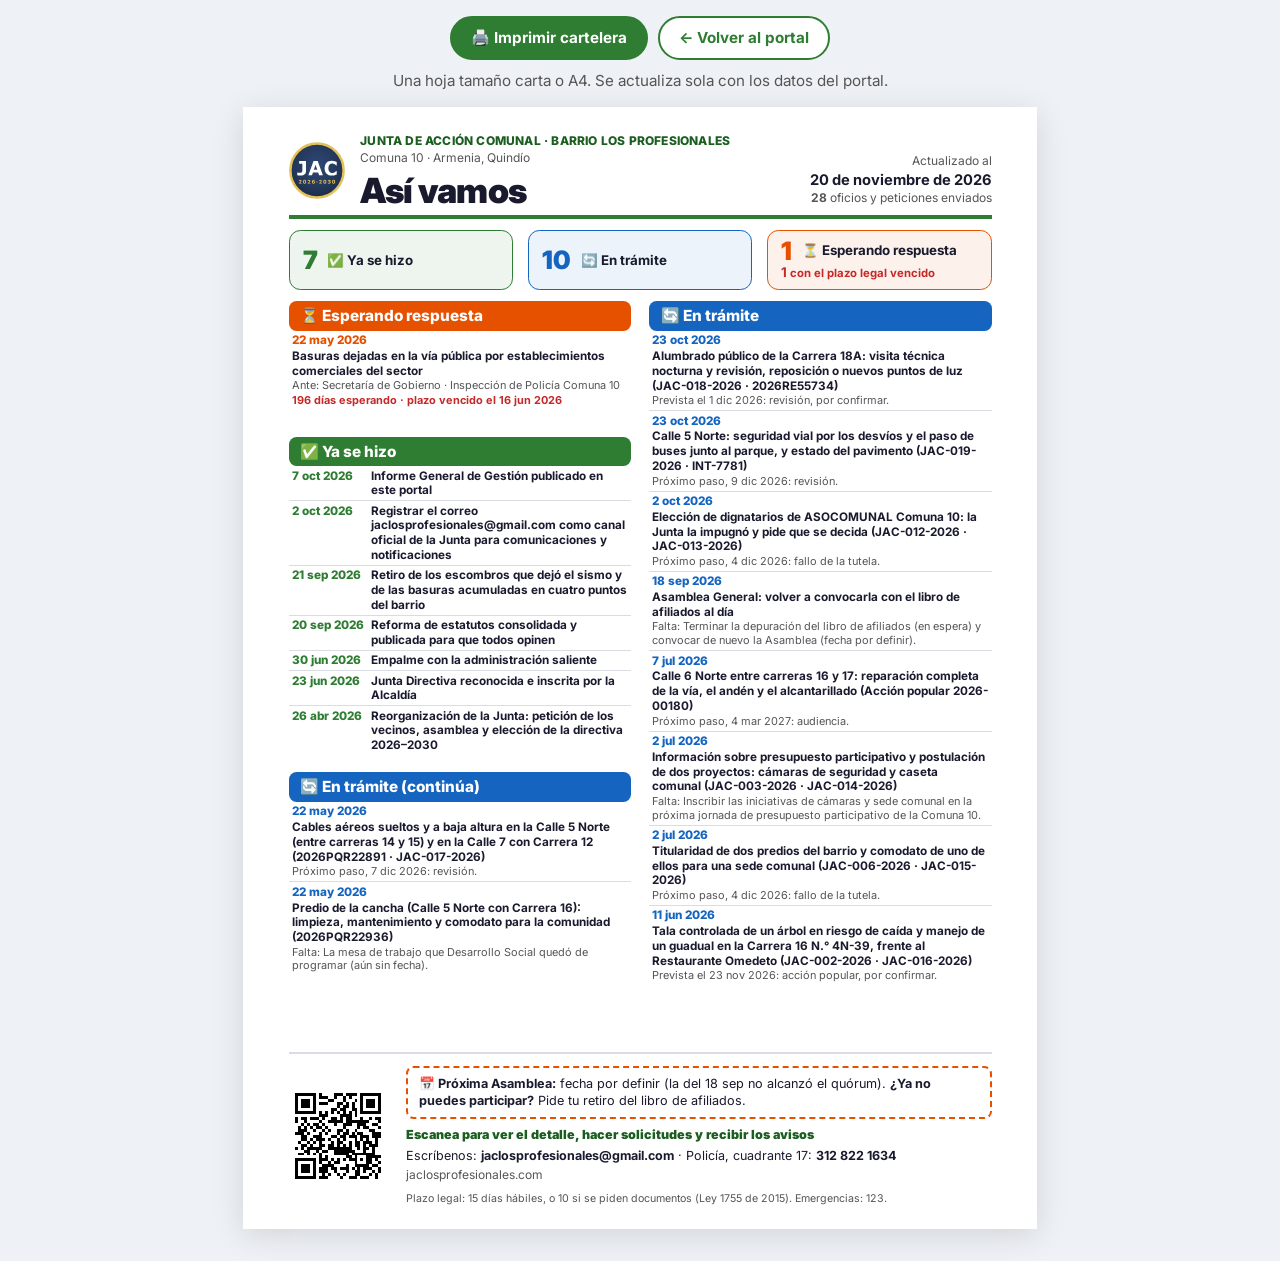
<file: cartelera.html>
<!DOCTYPE html>
<html lang="es-CO">
<head>
    <meta charset="UTF-8">
    <meta name="viewport" content="width=device-width, initial-scale=1.0">
    <meta name="description" content="Cartelera imprimible de la Junta de Acción Comunal del Barrio Los Profesionales: lo que ya se hizo, lo solicitado y lo que espera respuesta, con fechas.">
    <meta name="robots" content="noindex, follow">
    <title>Cartelera «Así vamos» · JAC Barrio Los Profesionales</title>
    <link rel="canonical" href="https://jaclosprofesionales.com/cartelera.html">
    <link rel="icon" type="image/svg+xml" href="data:image/svg+xml,%3Csvg xmlns='http://www.w3.org/2000/svg' viewBox='0 0 32 32'%3E%3Crect width='32' height='32' rx='6' fill='%232E7D32'/%3E%3Ctext x='50%25' y='55%25' dominant-baseline='middle' text-anchor='middle' font-family='Arial,sans-serif' font-weight='bold' font-size='16' fill='white'%3EJAC%3C/text%3E%3C/svg%3E">
    <link rel="preconnect" href="https://fonts.googleapis.com">
    <link rel="preconnect" href="https://fonts.gstatic.com" crossorigin>
    <link href="https://fonts.googleapis.com/css2?family=Inter:wght@400;600;700;800;900&display=swap" rel="stylesheet">
    <style>
        :root {
            --verde: #2E7D32;
            --verde-osc: #1B5E20;
            --azul: #1565C0;
            --ambar: #E65100;
            --rojo: #C62828;
            --texto: #1a1a2e;
            --suave: #555;
            --borde: #d9dde3;
            --fondo: #eef1f5;
        }
        * { box-sizing: border-box; margin: 0; padding: 0; }
        body {
            font-family: 'Inter', 'Segoe UI', Arial, sans-serif;
            color: var(--texto);
            background: var(--fondo);
            line-height: 1.4;
            -webkit-print-color-adjust: exact;
            print-color-adjust: exact;
        }
        .barra {
            display: flex;
            flex-wrap: wrap;
            gap: 0.6rem;
            justify-content: center;
            align-items: center;
            padding: 1rem;
            font-size: 0.95rem;
        }
        .barra p { width: 100%; text-align: center; color: var(--suave); }
        .barra a, .barra button {
            display: inline-flex;
            align-items: center;
            gap: 0.4rem;
            min-height: 44px;
            padding: 0.55rem 1.2rem;
            font: inherit;
            font-weight: 700;
            border-radius: 999px;
            border: 2px solid var(--verde);
            text-decoration: none;
            cursor: pointer;
        }
        .barra button { background: var(--verde); color: #fff; }
        .barra a { background: #fff; color: var(--verde); }

        .hoja {
            width: 210mm;
            min-height: 297mm;
            margin: 0 auto 2rem;
            padding: 7mm 12mm 6mm;
            background: #fff;
            box-shadow: 0 6px 30px rgba(0, 0, 0, 0.12);
            display: flex;
            flex-direction: column;
            gap: 3mm;
        }
        .cab {
            display: flex;
            justify-content: space-between;
            align-items: flex-end;
            gap: 6mm;
            padding-bottom: 2mm;
            border-bottom: 4px solid var(--verde);
        }
        .cab__izq { display: flex; align-items: center; gap: 4mm; }
        .cab__logo { width: 15mm; height: 15mm; flex: none; }
        .cab__org { white-space: nowrap; font-size: 9pt; font-weight: 800; letter-spacing: 0.2px; text-transform: uppercase; color: var(--verde-osc); }
        .cab__sub { font-size: 9pt; color: var(--suave); }
        .cab__titulo { font-size: 26pt; font-weight: 900; line-height: 1; letter-spacing: -0.5px; margin-top: 1.5mm; }
        .cab__fecha { text-align: right; font-size: 9pt; color: var(--suave); }
        .cab__fecha strong { display: block; font-size: 11pt; color: var(--texto); }

        .cuenta { display: grid; grid-template-columns: repeat(3, 1fr); gap: 4mm; }
        .cuenta div {
            display: flex;
            flex-wrap: wrap;
            align-items: center;
            column-gap: 2.5mm;
            padding: 1.8mm 3.5mm;
            border-radius: 3mm;
            border: 1.5px solid var(--c);
            background: color-mix(in srgb, var(--c) 8%, #fff);
        }
        .cuenta b { font-size: 19pt; font-weight: 900; line-height: 1; color: var(--c); }
        .cuenta span { font-size: 10pt; font-weight: 700; }
        .cuenta small { flex-basis: 100%; font-size: 8.5pt; font-weight: 700; color: var(--rojo); }
        .c-hecho { --c: var(--verde); }
        .c-tramite { --c: var(--azul); }
        .c-espera { --c: var(--ambar); }

        h2 {
            display: flex;
            align-items: center;
            gap: 2mm;
            font-size: 11.5pt;
            font-weight: 800;
            padding: 1.1mm 3mm;
            border-radius: 2mm;
            color: #fff;
            background: var(--c);
        }
        .bloque { --c: var(--verde); }
        .cuerpo { display: grid; grid-template-columns: 1fr 1fr; gap: 5mm; align-items: start; }
        .cuerpo__der { display: grid; gap: 4.5mm; }
        .lista { list-style: none; display: grid; }
        .lista li {
            display: grid;
            grid-template-columns: 1fr;
            gap: 0.3mm;
            padding: 0.6mm 0.8mm;
            border-bottom: 1px solid var(--borde);
            font-size: 8.8pt;
            line-height: 1.26;
        }
        .lista li:last-child { border-bottom: none; }
        .lista--compacta li { grid-template-columns: 19mm 1fr; gap: 2mm; align-items: baseline; }
        .lista time { font-weight: 800; white-space: nowrap; color: var(--c); }
        .lista .t { font-weight: 700; }
        .lista .m { display: block; color: var(--suave); font-size: 8.2pt; margin-top: 0.2mm; }
        .lista .r { display: block; font-size: 8.2pt; font-weight: 700; color: var(--ambar); margin-top: 0.2mm; }
        .lista .r.tarde { color: var(--rojo); }
        .bloque--hecho { margin-top: 2.5mm; }
        .lista--2col { grid-template-columns: 1fr 1fr; column-gap: 6mm; }
        .lista--2col li:nth-last-child(2):nth-child(odd) { border-bottom: none; }

        .pie .asamblea {
            margin: 0 0 2mm;
            padding: 1.8mm 3mm;
            border: 2px dashed var(--ambar);
            border-radius: 2mm;
            font-size: 9.5pt;
        }

        .pie {
            margin-top: auto;
            display: grid;
            grid-template-columns: 26mm 1fr;
            gap: 5mm;
            align-items: center;
            padding-top: 3mm;
            border-top: 2px solid var(--borde);
        }
        .qr { width: 26mm; height: 26mm; display: block; }
        .pie__titulo { font-size: 13pt; font-weight: 900; color: var(--verde-osc); }
        .pie p { font-size: 9.4pt; margin-top: 0.8mm; }
        .pie .url { font-size: 9pt; color: var(--suave); word-break: break-all; }
        .pie .nota { font-size: 8pt; color: var(--suave); margin-top: 2mm; }

        @page { size: A4 portrait; margin: 0; }
        @media print {
            body { background: #fff; }
            .barra { display: none; }
            .hoja { margin: 0; box-shadow: none; width: 210mm; min-height: 0; height: auto; }
        }
        @media screen and (max-width: 820px) {
            .hoja { width: auto; min-height: 0; margin: 0 0.75rem 1.5rem; padding: 1.25rem 1rem; }
            .cab { flex-direction: column; align-items: flex-start; }
            .cab__fecha { text-align: left; }
            .cuenta, .cuerpo, .lista--2col { grid-template-columns: 1fr; }
            .cuerpo__der { display: contents; }
            #c-tramite2-bloque { order: 2; }
            .cuerpo > .bloque { order: 1; }
            .lista li { grid-template-columns: 1fr; gap: 0.5mm; }
            .pie { grid-template-columns: 1fr; justify-items: start; }
        }
    </style>
<script async src="https://www.googletagmanager.com/gtag/js?id=G-ZWEN67VPC3"></script><script>window.dataLayer=window.dataLayer||[];function gtag(){dataLayer.push(arguments);}gtag('js',new Date());gtag('config','G-ZWEN67VPC3');</script></head>
<body>
    <div class="barra">
        <button type="button" onclick="window.print()">🖨️ Imprimir cartelera</button>
        <a href="index.html#actuaciones">← Volver al portal</a>
        <p>Una hoja tamaño carta o A4. Se actualiza sola con los datos del portal.</p>
    </div>

    <main class="hoja" aria-label="Cartelera imprimible">
        <header class="cab">
            <div class="cab__izq">
                <img src="img/logo-icono.svg" alt="Logo de la Junta" class="cab__logo" width="76" height="76">
                <div>
                <p class="cab__org">Junta de Acción Comunal · Barrio Los Profesionales</p>
                <p class="cab__sub">Comuna 10 · Armenia, Quindío</p>
                <h1 class="cab__titulo">Así vamos</h1>
                </div>
            </div>
            <p class="cab__fecha">Actualizado al<strong data-act-updated>11 de noviembre de 2026</strong><b data-act-count="enviados">18</b> oficios y peticiones enviados</p>
        </header>

        <section class="cuenta" aria-label="Resumen">
            <div class="c-hecho"><b data-act-count="hecho">4</b><span>✅ Ya se hizo</span></div>
            <div class="c-tramite"><b data-act-count="tramite">4</b><span>🔄 En trámite</span></div>
            <div class="c-espera"><b data-act-count="espera">5</b><span>⏳ Esperando respuesta</span><small><span data-act-count="vencidas">5</span> con el plazo legal vencido</small></div>
        </section>

        <div class="cuerpo">
            <div class="cuerpo__der">
                <section class="bloque" style="--c: var(--ambar)">
                    <h2>⏳ Esperando respuesta</h2>
                    <ol class="lista" id="c-espera"></ol>
                </section>
                <section class="bloque bloque--hecho" style="--c: var(--verde)">
                    <h2>✅ Ya se hizo</h2>
                    <ol class="lista lista--compacta" id="c-hecho"></ol>
                </section>
                <section class="bloque" id="c-tramite2-bloque" style="--c: var(--azul)" hidden>
                    <h2>🔄 En trámite (continúa)</h2>
                    <ol class="lista" id="c-tramite2"></ol>
                </section>
            </div>
            <section class="bloque" style="--c: var(--azul)">
                <h2>🔄 En trámite</h2>
                <ol class="lista" id="c-tramite"></ol>
            </section>
        </div>


        <footer class="pie">
            <svg class="qr" xmlns="http://www.w3.org/2000/svg" viewBox="-2 -2 33 33" role="img" aria-label="Código QR al portal de la Junta: jaclosprofesionales.com" shape-rendering="crispEdges"><rect x="-2" y="-2" width="33" height="33" fill="#fff"/><path fill="#000" d="M0 0h7v1h-7zM8 0h1v1h-1zM13 0h3v1h-3zM17 0h4v1h-4zM22 0h7v1h-7zM0 1h1v1h-1zM6 1h1v1h-1zM8 1h3v1h-3zM13 1h1v1h-1zM16 1h1v1h-1zM18 1h1v1h-1zM22 1h1v1h-1zM28 1h1v1h-1zM0 2h1v1h-1zM2 2h3v1h-3zM6 2h1v1h-1zM11 2h2v1h-2zM16 2h1v1h-1zM20 2h1v1h-1zM22 2h1v1h-1zM24 2h3v1h-3zM28 2h1v1h-1zM0 3h1v1h-1zM2 3h3v1h-3zM6 3h1v1h-1zM8 3h3v1h-3zM14 3h2v1h-2zM17 3h1v1h-1zM19 3h1v1h-1zM22 3h1v1h-1zM24 3h3v1h-3zM28 3h1v1h-1zM0 4h1v1h-1zM2 4h3v1h-3zM6 4h1v1h-1zM14 4h1v1h-1zM16 4h2v1h-2zM19 4h1v1h-1zM22 4h1v1h-1zM24 4h3v1h-3zM28 4h1v1h-1zM0 5h1v1h-1zM6 5h1v1h-1zM12 5h2v1h-2zM15 5h2v1h-2zM19 5h2v1h-2zM22 5h1v1h-1zM28 5h1v1h-1zM0 6h7v1h-7zM8 6h1v1h-1zM10 6h1v1h-1zM12 6h1v1h-1zM14 6h1v1h-1zM16 6h1v1h-1zM18 6h1v1h-1zM20 6h1v1h-1zM22 6h7v1h-7zM8 7h3v1h-3zM15 7h4v1h-4zM20 7h1v1h-1zM0 8h1v1h-1zM2 8h2v1h-2zM5 8h3v1h-3zM9 8h1v1h-1zM12 8h2v1h-2zM15 8h1v1h-1zM17 8h2v1h-2zM22 8h1v1h-1zM25 8h1v1h-1zM27 8h2v1h-2zM0 9h1v1h-1zM3 9h1v1h-1zM8 9h1v1h-1zM11 9h5v1h-5zM17 9h8v1h-8zM28 9h1v1h-1zM2 10h1v1h-1zM4 10h1v1h-1zM6 10h2v1h-2zM9 10h1v1h-1zM13 10h1v1h-1zM16 10h3v1h-3zM21 10h3v1h-3zM26 10h2v1h-2zM1 11h1v1h-1zM3 11h1v1h-1zM5 11h1v1h-1zM7 11h2v1h-2zM10 11h1v1h-1zM16 11h1v1h-1zM21 11h1v1h-1zM23 11h2v1h-2zM28 11h1v1h-1zM1 12h3v1h-3zM6 12h1v1h-1zM9 12h1v1h-1zM11 12h1v1h-1zM14 12h2v1h-2zM17 12h1v1h-1zM20 12h1v1h-1zM25 12h2v1h-2zM0 13h3v1h-3zM4 13h1v1h-1zM8 13h1v1h-1zM10 13h1v1h-1zM14 13h1v1h-1zM16 13h2v1h-2zM19 13h1v1h-1zM21 13h2v1h-2zM26 13h3v1h-3zM2 14h2v1h-2zM6 14h3v1h-3zM12 14h2v1h-2zM15 14h2v1h-2zM18 14h3v1h-3zM22 14h3v1h-3zM26 14h3v1h-3zM2 15h2v1h-2zM5 15h1v1h-1zM7 15h3v1h-3zM11 15h1v1h-1zM14 15h1v1h-1zM16 15h1v1h-1zM20 15h1v1h-1zM22 15h1v1h-1zM24 15h1v1h-1zM27 15h1v1h-1zM1 16h1v1h-1zM4 16h1v1h-1zM6 16h1v1h-1zM8 16h1v1h-1zM12 16h1v1h-1zM14 16h2v1h-2zM18 16h1v1h-1zM20 16h2v1h-2zM23 16h3v1h-3zM27 16h1v1h-1zM2 17h2v1h-2zM5 17h1v1h-1zM8 17h2v1h-2zM11 17h2v1h-2zM14 17h1v1h-1zM16 17h1v1h-1zM18 17h1v1h-1zM20 17h2v1h-2zM23 17h1v1h-1zM25 17h3v1h-3zM0 18h1v1h-1zM2 18h1v1h-1zM4 18h5v1h-5zM11 18h8v1h-8zM21 18h1v1h-1zM23 18h2v1h-2zM26 18h1v1h-1zM3 19h2v1h-2zM7 19h1v1h-1zM9 19h2v1h-2zM13 19h7v1h-7zM23 19h1v1h-1zM26 19h1v1h-1zM1 20h2v1h-2zM4 20h1v1h-1zM6 20h1v1h-1zM8 20h1v1h-1zM13 20h5v1h-5zM19 20h8v1h-8zM8 21h1v1h-1zM10 21h1v1h-1zM17 21h2v1h-2zM20 21h1v1h-1zM24 21h5v1h-5zM0 22h7v1h-7zM8 22h3v1h-3zM12 22h1v1h-1zM14 22h1v1h-1zM16 22h1v1h-1zM18 22h3v1h-3zM22 22h1v1h-1zM24 22h2v1h-2zM27 22h1v1h-1zM0 23h1v1h-1zM6 23h1v1h-1zM8 23h1v1h-1zM11 23h1v1h-1zM13 23h2v1h-2zM20 23h1v1h-1zM24 23h2v1h-2zM28 23h1v1h-1zM0 24h1v1h-1zM2 24h3v1h-3zM6 24h1v1h-1zM9 24h4v1h-4zM17 24h1v1h-1zM20 24h5v1h-5zM26 24h2v1h-2zM0 25h1v1h-1zM2 25h3v1h-3zM6 25h1v1h-1zM8 25h3v1h-3zM12 25h2v1h-2zM15 25h3v1h-3zM19 25h1v1h-1zM21 25h1v1h-1zM23 25h3v1h-3zM28 25h1v1h-1zM0 26h1v1h-1zM2 26h3v1h-3zM6 26h1v1h-1zM8 26h3v1h-3zM13 26h1v1h-1zM17 26h1v1h-1zM20 26h2v1h-2zM23 26h1v1h-1zM26 26h1v1h-1zM28 26h1v1h-1zM0 27h1v1h-1zM6 27h1v1h-1zM9 27h1v1h-1zM11 27h1v1h-1zM14 27h1v1h-1zM16 27h1v1h-1zM20 27h2v1h-2zM25 27h1v1h-1zM27 27h1v1h-1zM0 28h7v1h-7zM8 28h3v1h-3zM15 28h1v1h-1zM18 28h3v1h-3zM22 28h3v1h-3zM27 28h1v1h-1z"/></svg>
            <div>
                <p class="asamblea"><b>📅 Próxima Asamblea:</b> <span id="c-asamblea">fecha por definir (la del 18 sep no alcanzó el quórum).</span> <b>¿Ya no puedes participar?</b> Pide tu retiro del libro de afiliados.</p>
                <p class="pie__titulo">Escanea para ver el detalle, hacer solicitudes y recibir los avisos</p>
                <p>Escríbenos: <strong>jaclosprofesionales@gmail.com</strong> · Policía, cuadrante 17: <strong>312 822 1634</strong></p>
                <p class="url">jaclosprofesionales.com</p>
                <p class="nota">Plazo legal: 15 días hábiles, o 10 si se piden documentos (Ley 1755 de 2015). Emergencias: 123.</p>
            </div>
        </footer>
    </main>

    <script src="js/actuaciones.js"></script>
    <script src="js/tablero.js"></script>
    <script>
        (function () {
            var D = window.JAC_DATOS, F = window.JAC_FECHAS;
            if (!D || !F) return;

            function li(it, extra, sinNumero) {
                var li = document.createElement('li');
                var t = document.createElement('time');
                t.dateTime = it.fecha;
                t.textContent = F.corta(it.fecha);
                var d = document.createElement('div');
                var tt = document.createElement('span');
                tt.className = 't';
                tt.textContent = it.titulo + (it.numero && !sinNumero ? ' (' + it.numero + ')' : '');
                d.appendChild(tt);
                (extra || []).forEach(function (e) {
                    var s = document.createElement('span');
                    s.className = e[0];
                    s.textContent = e[1];
                    d.appendChild(s);
                });
                li.appendChild(t);
                li.appendChild(d);
                return li;
            }
            function ultima(it) { return it.novedades[it.novedades.length - 1]; }

            var items = D.actuaciones;
            var esp = items.filter(function (i) { return i.estado === 'espera'; })
                .sort(function (a, b) { return a.fecha.localeCompare(b.fecha); });
            var tra = items.filter(function (i) { return i.estado === 'tramite'; })
                .sort(function (a, b) { return b.fecha.localeCompare(a.fecha); });
            var hec = items.filter(function (i) { return i.estado === 'hecho'; })
                .sort(function (a, b) { return b.fecha.localeCompare(a.fecha); });

            var lE = document.getElementById('c-espera');
            esp.forEach(function (it) {
                var dias = F.diasEntre(F.aFecha(it.fecha), F.HOY);
                var p = F.plazoDe(it);
                var r = dias + ' días esperando' + (p ? (p.vencido ? ' · plazo vencido el ' : ' · plazo hasta el ') + F.corta(F.aIso(p.vence)) : '');
                var sgE = F.siguientePaso && F.siguientePaso(it);
                if (sgE && sgE.pasada) r += ' · ' + (F.TIPO_SIG[sgE.tipo] || 'Acción').toLowerCase() + ' prevista el ' + F.corta(sgE.fecha) + ': por confirmar';
                else if (sgE && sgE.fecha) r += ' · ' + (F.TIPO_SIG[sgE.tipo] || 'Acción').toLowerCase() + ' el ' + F.corta(sgE.fecha) + ' si no responden';
                lE.appendChild(li(it, [['m', 'Ante: ' + it.entidad], ['r' + (p && p.vencido ? ' tarde' : ''), r]]));
            });
            var lT = document.getElementById('c-tramite');
            tra.forEach(function (it) {
                var u = ultima(it);
                var sg = F.siguientePaso && F.siguientePaso(it);
                var nota = sg && sg.pasada
                    ? 'Prevista el ' + F.corta(sg.fecha) + ': ' + (F.TIPO_SIG[sg.tipo] || 'acción').toLowerCase() + ', por confirmar.'
                    : sg && sg.fecha
                    ? 'Próximo paso, ' + F.corta(sg.fecha) + ': ' + (F.TIPO_SIG[sg.tipo] || 'acción').toLowerCase() + (sg.tipo === 'tutela' || sg.tipo === 'accion-popular' ? ' ante un juez si no hay respuesta.' : sg.tipo === 'fallo' ? ' de la tutela.' : '.')
                    : (it.pendiente ? 'Falta: ' + it.pendiente : 'Última novedad: ' + F.corta(u[0]) + '.');
                lT.appendChild(li(it, [['m', nota]]));
            });
            var lH = document.getElementById('c-hecho');
            hec.forEach(function (it) {
                lH.appendChild(li(it, [], true));
            });

            // Reparte «En trámite» entre las dos columnas para que la cartelera quepa en una hoja.
            // Se calcula por cantidad de texto (no por medidas en pantalla), así da igual en celular,
            // computador o impresión: los últimos asuntos pasan a la columna izquierda mientras
            // la derecha pese más.
            function peso(ol) {
                var s = 0;
                [].forEach.call(ol.children, function (x) {
                    var compacta = ol.classList.contains('lista--compacta');
                    s += compacta ? 0.6 + Math.ceil(x.textContent.length / 48) * 0.9 : 1 + Math.ceil(x.textContent.length / 62);
                });
                return s;
            }
            var lT2 = document.getElementById('c-tramite2'), b2 = document.getElementById('c-tramite2-bloque');
            while (lT.children.length > 1) {
                var izq = peso(lE) + peso(lH) + 3 + (lT2.children.length ? peso(lT2) + 1.5 : 0);
                var ult = lT.lastElementChild, pu = 1 + Math.ceil(ult.textContent.length / 62);
                if (peso(lT) - izq <= pu + (lT2.children.length ? 0 : 1.5)) break;
                b2.hidden = false;
                lT2.insertBefore(ult, lT2.firstChild);
            }

            var A = D.asamblea;
            if (A && A.estado === 'convocada' && A.fecha) {
                document.getElementById('c-asamblea').textContent =
                    F.larga(A.fecha) + (A.hora ? ', ' + A.hora + ' h' : '') + (A.lugar ? ', en ' + A.lugar : '') + '.';
            }
        })();
    </script>
</body>
</html>
</file>
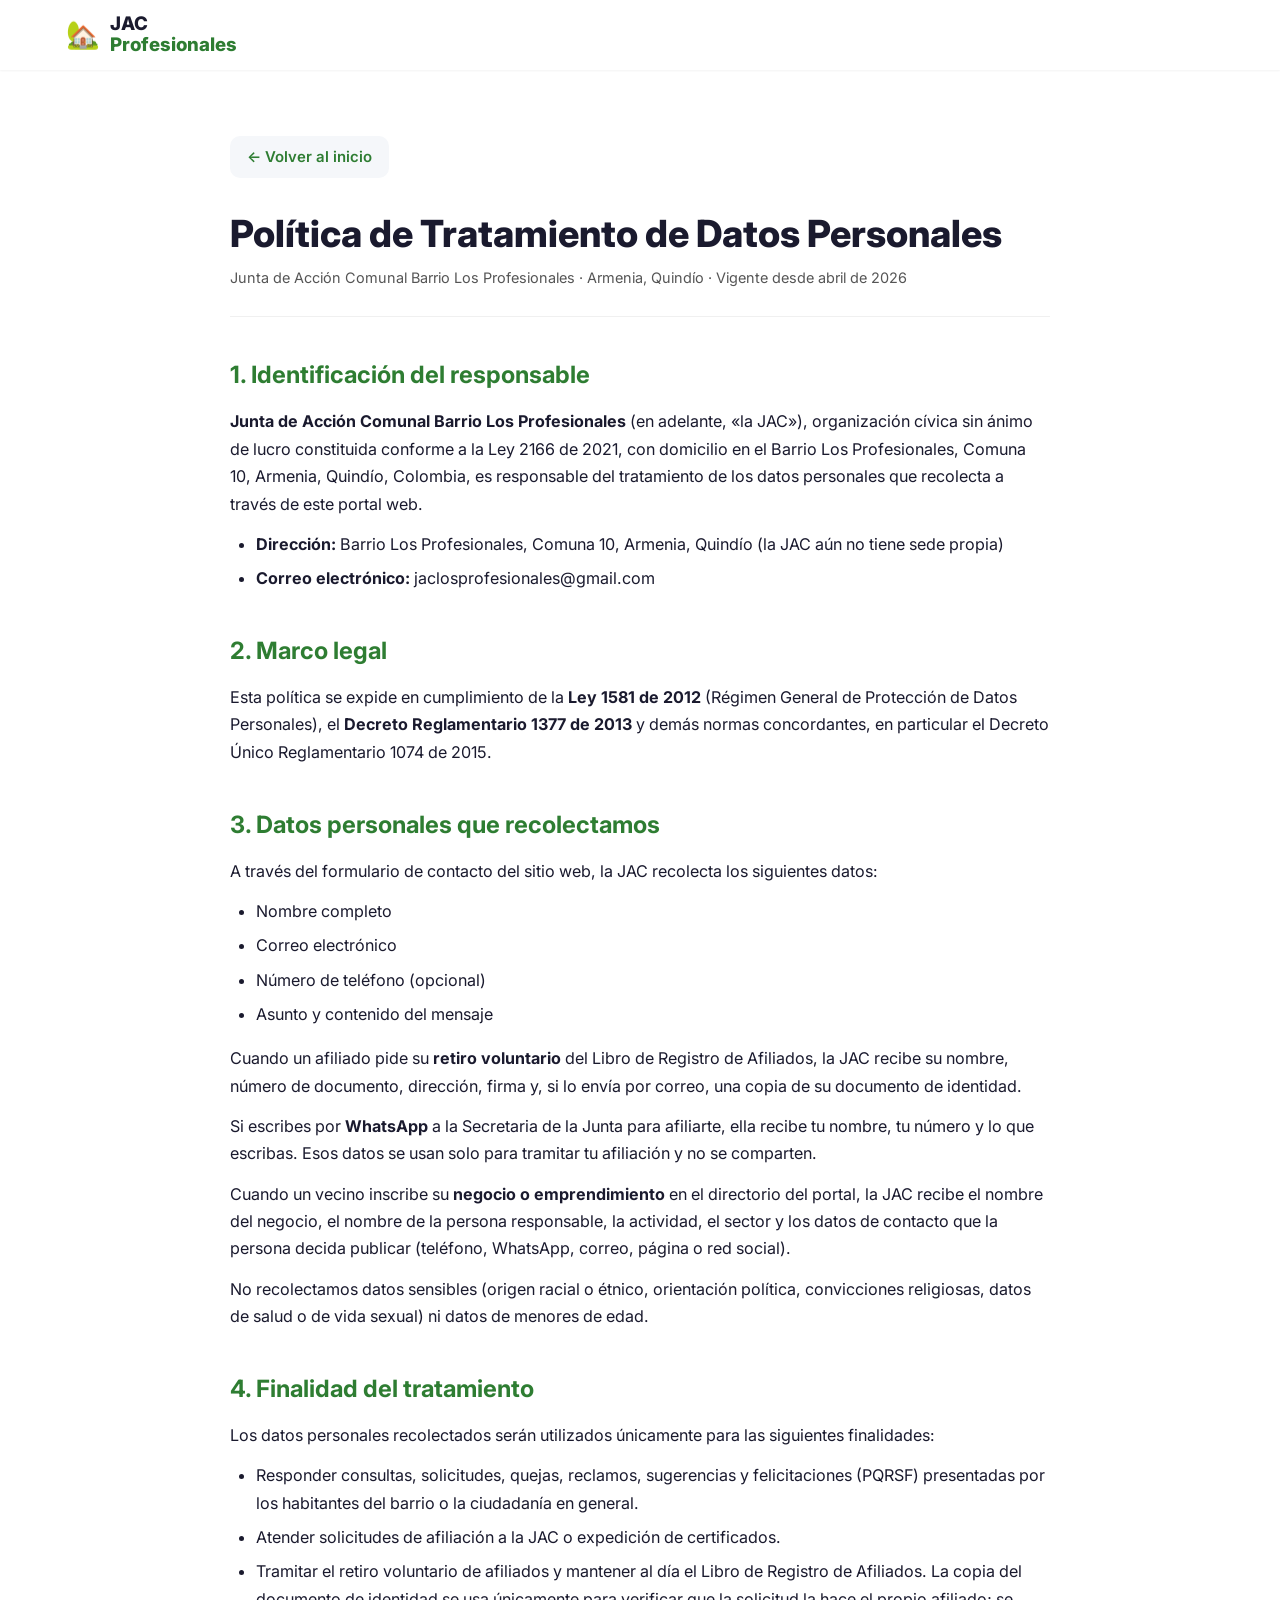
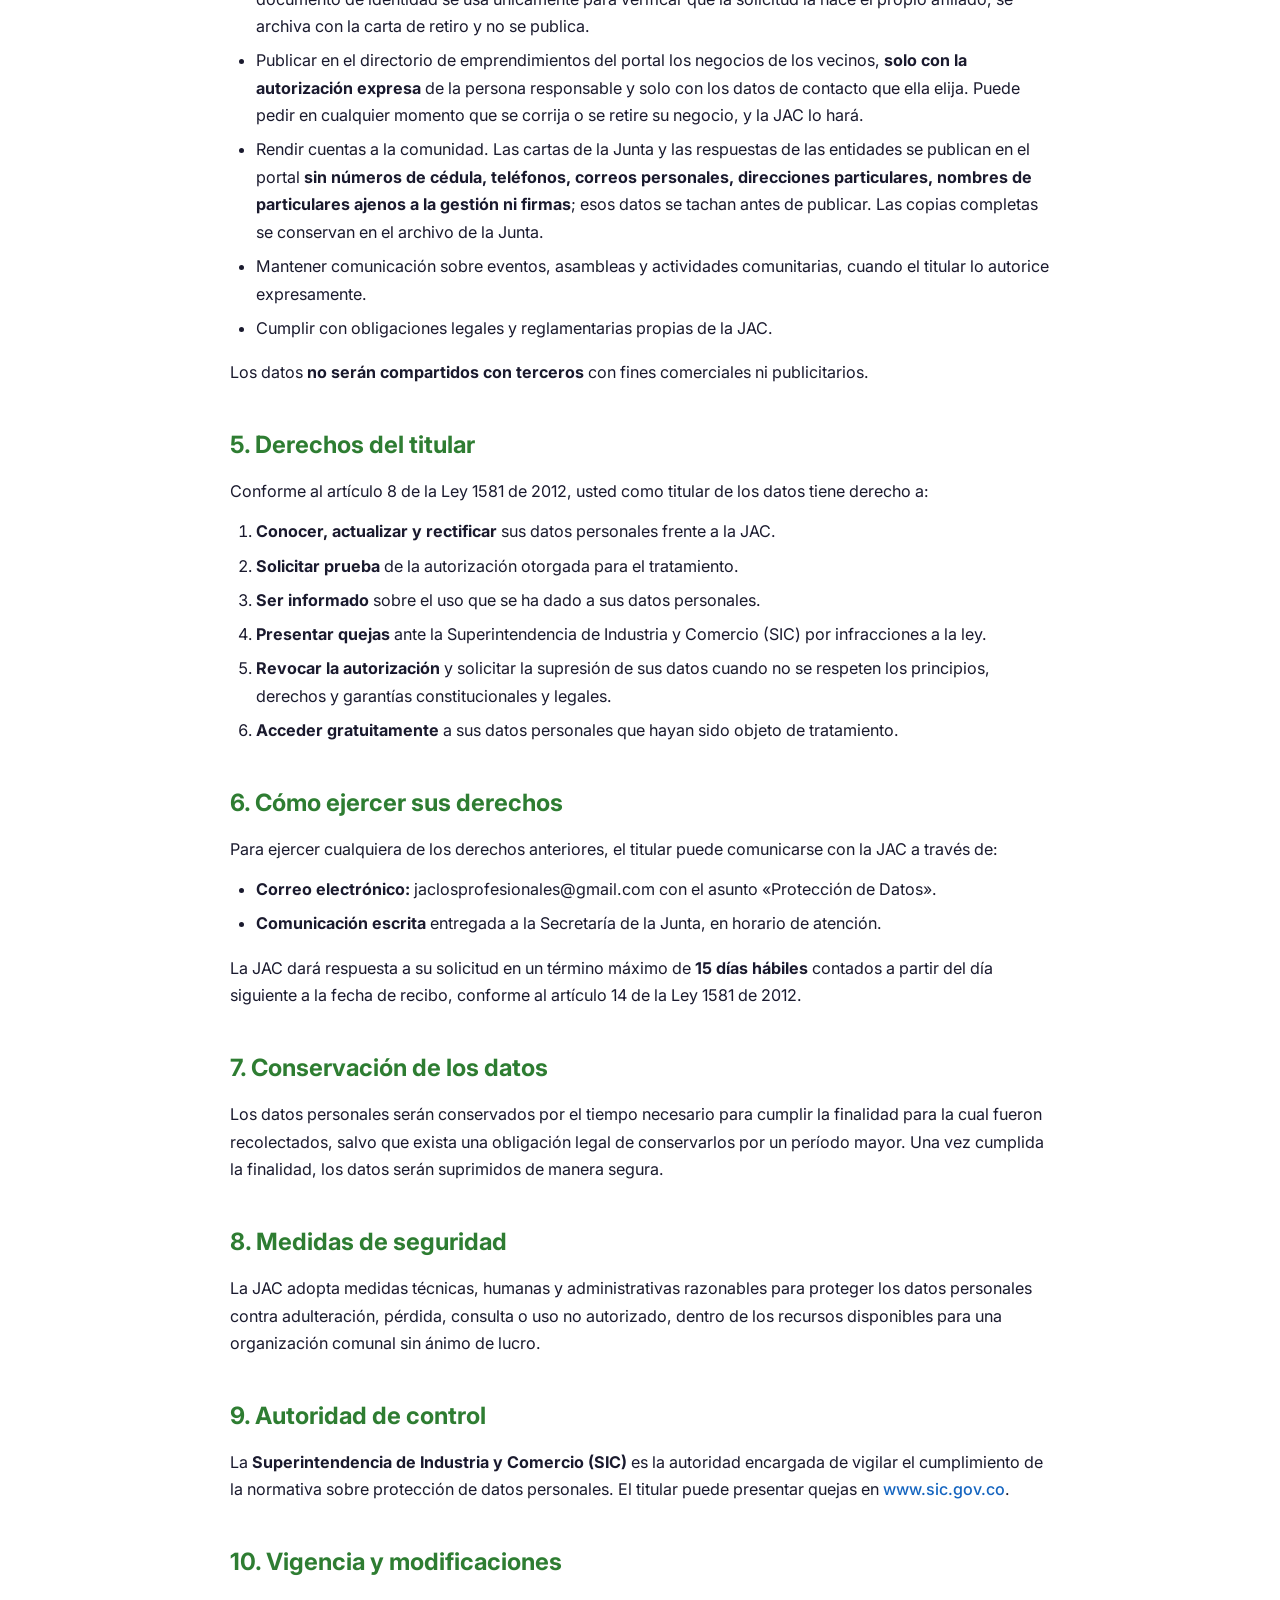
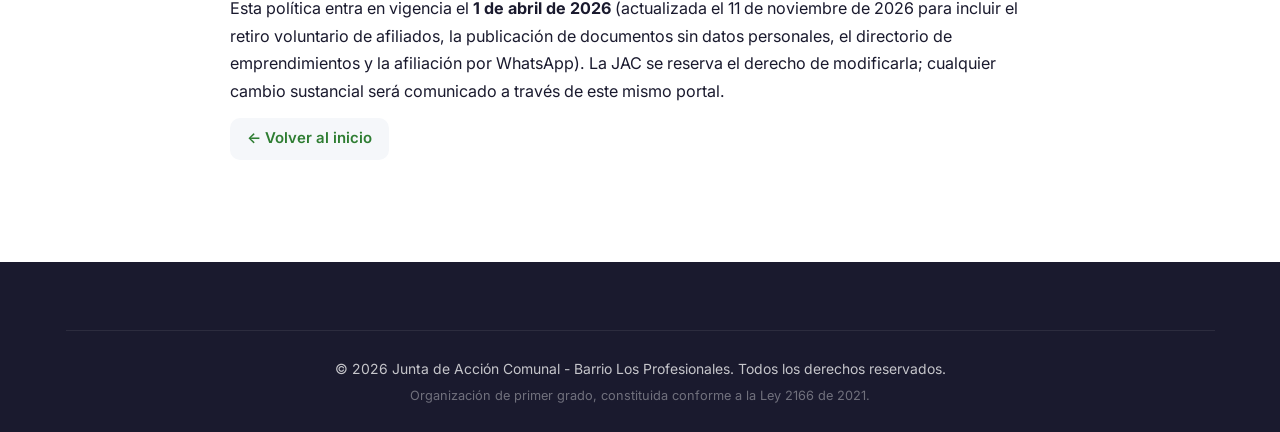
<file: privacidad.html>
<!DOCTYPE html>
<html lang="es-CO">
<head>
    <meta charset="UTF-8">
    <meta name="viewport" content="width=device-width, initial-scale=1.0">
    <meta name="description" content="Política de Tratamiento de Datos Personales de la Junta de Acción Comunal Barrio Los Profesionales, conforme a la Ley 1581 de 2012 y el Decreto 1377 de 2013.">
    <meta name="robots" content="index, follow">
    <meta name="theme-color" content="#2E7D32" media="(prefers-color-scheme: light)">
    <meta name="theme-color" content="#0F0F1A" media="(prefers-color-scheme: dark)">

    <link rel="canonical" href="https://jaclosprofesionales.com/privacidad.html">

    <script type="application/ld+json">
    {
      "@context": "https://schema.org",
      "@type": "BreadcrumbList",
      "itemListElement": [
        {"@type": "ListItem", "position": 1, "name": "Inicio", "item": "https://jaclosprofesionales.com/"},
        {"@type": "ListItem", "position": 2, "name": "Política de Tratamiento de Datos", "item": "https://jaclosprofesionales.com/privacidad.html"}
      ]
    }
    </script>

    <title>Política de Tratamiento de Datos - JAC Barrio Los Profesionales</title>

    <link rel="icon" type="image/svg+xml" href="data:image/svg+xml,%3Csvg xmlns='http://www.w3.org/2000/svg' viewBox='0 0 32 32'%3E%3Crect width='32' height='32' rx='6' fill='%232E7D32'/%3E%3Ctext x='50%25' y='55%25' dominant-baseline='middle' text-anchor='middle' font-family='Arial,sans-serif' font-weight='bold' font-size='16' fill='white'%3EJAC%3C/text%3E%3C/svg%3E">
    <link rel="preconnect" href="https://fonts.googleapis.com">
    <link rel="preconnect" href="https://fonts.gstatic.com" crossorigin>
    <link href="https://fonts.googleapis.com/css2?family=Inter:wght@300;400;500;600;700;800;900&display=swap" rel="stylesheet">
    <link rel="stylesheet" href="css/styles.css">
    <style>
        .legal-page { padding: 8rem 0 4rem; max-width: 820px; margin: 0 auto; }
        .legal-page h1 { font-size: 2.2rem; font-weight: 800; color: var(--color-text); margin-bottom: 0.5rem; line-height: 1.2; }
        .legal-page .legal-meta { font-size: 0.85rem; color: var(--color-text-secondary); margin-bottom: 2rem; padding-bottom: 1.5rem; border-bottom: 1px solid var(--color-border-light); }
        .legal-page h2 { font-size: 1.4rem; font-weight: 700; color: var(--color-primary); margin-top: 2.25rem; margin-bottom: 0.75rem; }
        .legal-page h3 { font-size: 1.05rem; font-weight: 700; color: var(--color-text); margin-top: 1.5rem; margin-bottom: 0.5rem; }
        .legal-page p, .legal-page li { font-size: 0.95rem; color: var(--color-text); line-height: 1.7; margin-bottom: 0.75rem; }
        .legal-page ul, .legal-page ol { padding-left: 1.5rem; margin-bottom: 1rem; }
        .legal-page ul { list-style: disc; }
        .legal-page ol { list-style: decimal; }
        .legal-page li { margin-bottom: 0.4rem; }
        .legal-page .back-link { display: inline-flex; align-items: center; gap: 0.4rem; margin-bottom: 2rem; padding: 0.5rem 1rem; background: var(--color-bg-alt); color: var(--color-primary); border-radius: var(--radius-md); font-weight: 600; font-size: 0.88rem; transition: all var(--transition); }
        .legal-page .back-link:hover { background: var(--color-primary-alpha); }
        .legal-page strong { color: var(--color-text); font-weight: 700; }
    </style>
<script async src="https://www.googletagmanager.com/gtag/js?id=G-ZWEN67VPC3"></script><script>window.dataLayer=window.dataLayer||[];function gtag(){dataLayer.push(arguments);}gtag('js',new Date());gtag('config','G-ZWEN67VPC3');</script></head>
<body>

    <a href="#main" class="skip-link">Saltar al contenido principal</a>

    <header class="header" id="header">
        <nav class="nav container">
            <a href="index.html" class="nav__logo">
                <span class="nav__logo-icon">&#127969;</span>
                <span class="nav__logo-text">JAC <span class="nav__logo-accent">Profesionales</span></span>
            </a>
        </nav>
    </header>

    <main id="main">
        <div class="container legal-page">
            <a href="index.html" class="back-link">&larr; Volver al inicio</a>

            <h1>Pol&iacute;tica de Tratamiento de Datos Personales</h1>
            <p class="legal-meta">Junta de Acci&oacute;n Comunal Barrio Los Profesionales &middot; Armenia, Quind&iacute;o &middot; Vigente desde abril de 2026</p>

            <h2>1. Identificaci&oacute;n del responsable</h2>
            <p><strong>Junta de Acci&oacute;n Comunal Barrio Los Profesionales</strong> (en adelante, &laquo;la JAC&raquo;), organizaci&oacute;n c&iacute;vica sin &aacute;nimo de lucro constituida conforme a la Ley 2166 de 2021, con domicilio en el Barrio Los Profesionales, Comuna 10, Armenia, Quind&iacute;o, Colombia, es responsable del tratamiento de los datos personales que recolecta a trav&eacute;s de este portal web.</p>
            <ul>
                <li><strong>Direcci&oacute;n:</strong> Barrio Los Profesionales, Comuna 10, Armenia, Quind&iacute;o (la JAC a&uacute;n no tiene sede propia)</li>
                <li><strong>Correo electr&oacute;nico:</strong> jaclosprofesionales@gmail.com</li>
            </ul>

            <h2>2. Marco legal</h2>
            <p>Esta pol&iacute;tica se expide en cumplimiento de la <strong>Ley 1581 de 2012</strong> (R&eacute;gimen General de Protecci&oacute;n de Datos Personales), el <strong>Decreto Reglamentario 1377 de 2013</strong> y dem&aacute;s normas concordantes, en particular el Decreto &Uacute;nico Reglamentario 1074 de 2015.</p>

            <h2>3. Datos personales que recolectamos</h2>
            <p>A trav&eacute;s del formulario de contacto del sitio web, la JAC recolecta los siguientes datos:</p>
            <ul>
                <li>Nombre completo</li>
                <li>Correo electr&oacute;nico</li>
                <li>N&uacute;mero de tel&eacute;fono (opcional)</li>
                <li>Asunto y contenido del mensaje</li>
            </ul>
            <p>Cuando un afiliado pide su <strong>retiro voluntario</strong> del Libro de Registro de Afiliados, la JAC recibe su nombre, n&uacute;mero de documento, direcci&oacute;n, firma y, si lo env&iacute;a por correo, una copia de su documento de identidad.</p>
            <p>Si escribes por <strong>WhatsApp</strong> a la Secretaria de la Junta para afiliarte, ella recibe tu nombre, tu número y lo que escribas. Esos datos se usan solo para tramitar tu afiliación y no se comparten.</p>
            <p>Cuando un vecino inscribe su <strong>negocio o emprendimiento</strong> en el directorio del portal, la JAC recibe el nombre del negocio, el nombre de la persona responsable, la actividad, el sector y los datos de contacto que la persona decida publicar (tel&eacute;fono, WhatsApp, correo, p&aacute;gina o red social).</p>
            <p>No recolectamos datos sensibles (origen racial o &eacute;tnico, orientaci&oacute;n pol&iacute;tica, convicciones religiosas, datos de salud o de vida sexual) ni datos de menores de edad.</p>

            <h2>4. Finalidad del tratamiento</h2>
            <p>Los datos personales recolectados ser&aacute;n utilizados &uacute;nicamente para las siguientes finalidades:</p>
            <ul>
                <li>Responder consultas, solicitudes, quejas, reclamos, sugerencias y felicitaciones (PQRSF) presentadas por los habitantes del barrio o la ciudadan&iacute;a en general.</li>
                <li>Atender solicitudes de afiliaci&oacute;n a la JAC o expedici&oacute;n de certificados.</li>
                <li>Tramitar el retiro voluntario de afiliados y mantener al d&iacute;a el Libro de Registro de Afiliados. La copia del documento de identidad se usa &uacute;nicamente para verificar que la solicitud la hace el propio afiliado; se archiva con la carta de retiro y no se publica.</li>
                <li>Publicar en el directorio de emprendimientos del portal los negocios de los vecinos, <strong>solo con la autorizaci&oacute;n expresa</strong> de la persona responsable y solo con los datos de contacto que ella elija. Puede pedir en cualquier momento que se corrija o se retire su negocio, y la JAC lo har&aacute;.</li>
                <li>Rendir cuentas a la comunidad. Las cartas de la Junta y las respuestas de las entidades se publican en el portal <strong>sin n&uacute;meros de c&eacute;dula, tel&eacute;fonos, correos personales, direcciones particulares, nombres de particulares ajenos a la gesti&oacute;n ni firmas</strong>; esos datos se tachan antes de publicar. Las copias completas se conservan en el archivo de la Junta.</li>
                <li>Mantener comunicaci&oacute;n sobre eventos, asambleas y actividades comunitarias, cuando el titular lo autorice expresamente.</li>
                <li>Cumplir con obligaciones legales y reglamentarias propias de la JAC.</li>
            </ul>
            <p>Los datos <strong>no ser&aacute;n compartidos con terceros</strong> con fines comerciales ni publicitarios.</p>

            <h2>5. Derechos del titular</h2>
            <p>Conforme al art&iacute;culo 8 de la Ley 1581 de 2012, usted como titular de los datos tiene derecho a:</p>
            <ol>
                <li><strong>Conocer, actualizar y rectificar</strong> sus datos personales frente a la JAC.</li>
                <li><strong>Solicitar prueba</strong> de la autorizaci&oacute;n otorgada para el tratamiento.</li>
                <li><strong>Ser informado</strong> sobre el uso que se ha dado a sus datos personales.</li>
                <li><strong>Presentar quejas</strong> ante la Superintendencia de Industria y Comercio (SIC) por infracciones a la ley.</li>
                <li><strong>Revocar la autorizaci&oacute;n</strong> y solicitar la supresi&oacute;n de sus datos cuando no se respeten los principios, derechos y garant&iacute;as constitucionales y legales.</li>
                <li><strong>Acceder gratuitamente</strong> a sus datos personales que hayan sido objeto de tratamiento.</li>
            </ol>

            <h2>6. C&oacute;mo ejercer sus derechos</h2>
            <p>Para ejercer cualquiera de los derechos anteriores, el titular puede comunicarse con la JAC a trav&eacute;s de:</p>
            <ul>
                <li><strong>Correo electr&oacute;nico:</strong> jaclosprofesionales@gmail.com con el asunto &laquo;Protecci&oacute;n de Datos&raquo;.</li>
                <li><strong>Comunicaci&oacute;n escrita</strong> entregada a la Secretar&iacute;a de la Junta, en horario de atenci&oacute;n.</li>
            </ul>
            <p>La JAC dar&aacute; respuesta a su solicitud en un t&eacute;rmino m&aacute;ximo de <strong>15 d&iacute;as h&aacute;biles</strong> contados a partir del d&iacute;a siguiente a la fecha de recibo, conforme al art&iacute;culo 14 de la Ley 1581 de 2012.</p>

            <h2>7. Conservaci&oacute;n de los datos</h2>
            <p>Los datos personales ser&aacute;n conservados por el tiempo necesario para cumplir la finalidad para la cual fueron recolectados, salvo que exista una obligaci&oacute;n legal de conservarlos por un per&iacute;odo mayor. Una vez cumplida la finalidad, los datos ser&aacute;n suprimidos de manera segura.</p>

            <h2>8. Medidas de seguridad</h2>
            <p>La JAC adopta medidas t&eacute;cnicas, humanas y administrativas razonables para proteger los datos personales contra adulteraci&oacute;n, p&eacute;rdida, consulta o uso no autorizado, dentro de los recursos disponibles para una organizaci&oacute;n comunal sin &aacute;nimo de lucro.</p>

            <h2>9. Autoridad de control</h2>
            <p>La <strong>Superintendencia de Industria y Comercio (SIC)</strong> es la autoridad encargada de vigilar el cumplimiento de la normativa sobre protecci&oacute;n de datos personales. El titular puede presentar quejas en <a href="https://www.sic.gov.co/" target="_blank" rel="noopener noreferrer" class="contact__link">www.sic.gov.co</a>.</p>

            <h2>10. Vigencia y modificaciones</h2>
            <p>Esta pol&iacute;tica entra en vigencia el <strong>1 de abril de 2026</strong> (actualizada el 11 de noviembre de 2026 para incluir el retiro voluntario de afiliados, la publicaci&oacute;n de documentos sin datos personales, el directorio de emprendimientos y la afiliaci&oacute;n por WhatsApp). La JAC se reserva el derecho de modificarla; cualquier cambio sustancial ser&aacute; comunicado a trav&eacute;s de este mismo portal.</p>

            <a href="index.html" class="back-link">&larr; Volver al inicio</a>
        </div>
    </main>

    <footer class="footer">
        <div class="container">
            <div class="footer__bottom">
                <p>&copy; 2026 Junta de Acci&oacute;n Comunal - Barrio Los Profesionales. Todos los derechos reservados.</p>
                <p class="footer__legal">Organizaci&oacute;n de primer grado, constituida conforme a la Ley 2166 de 2021.</p>
            </div>
        </div>
    </footer>
</body>
</html>
</file>
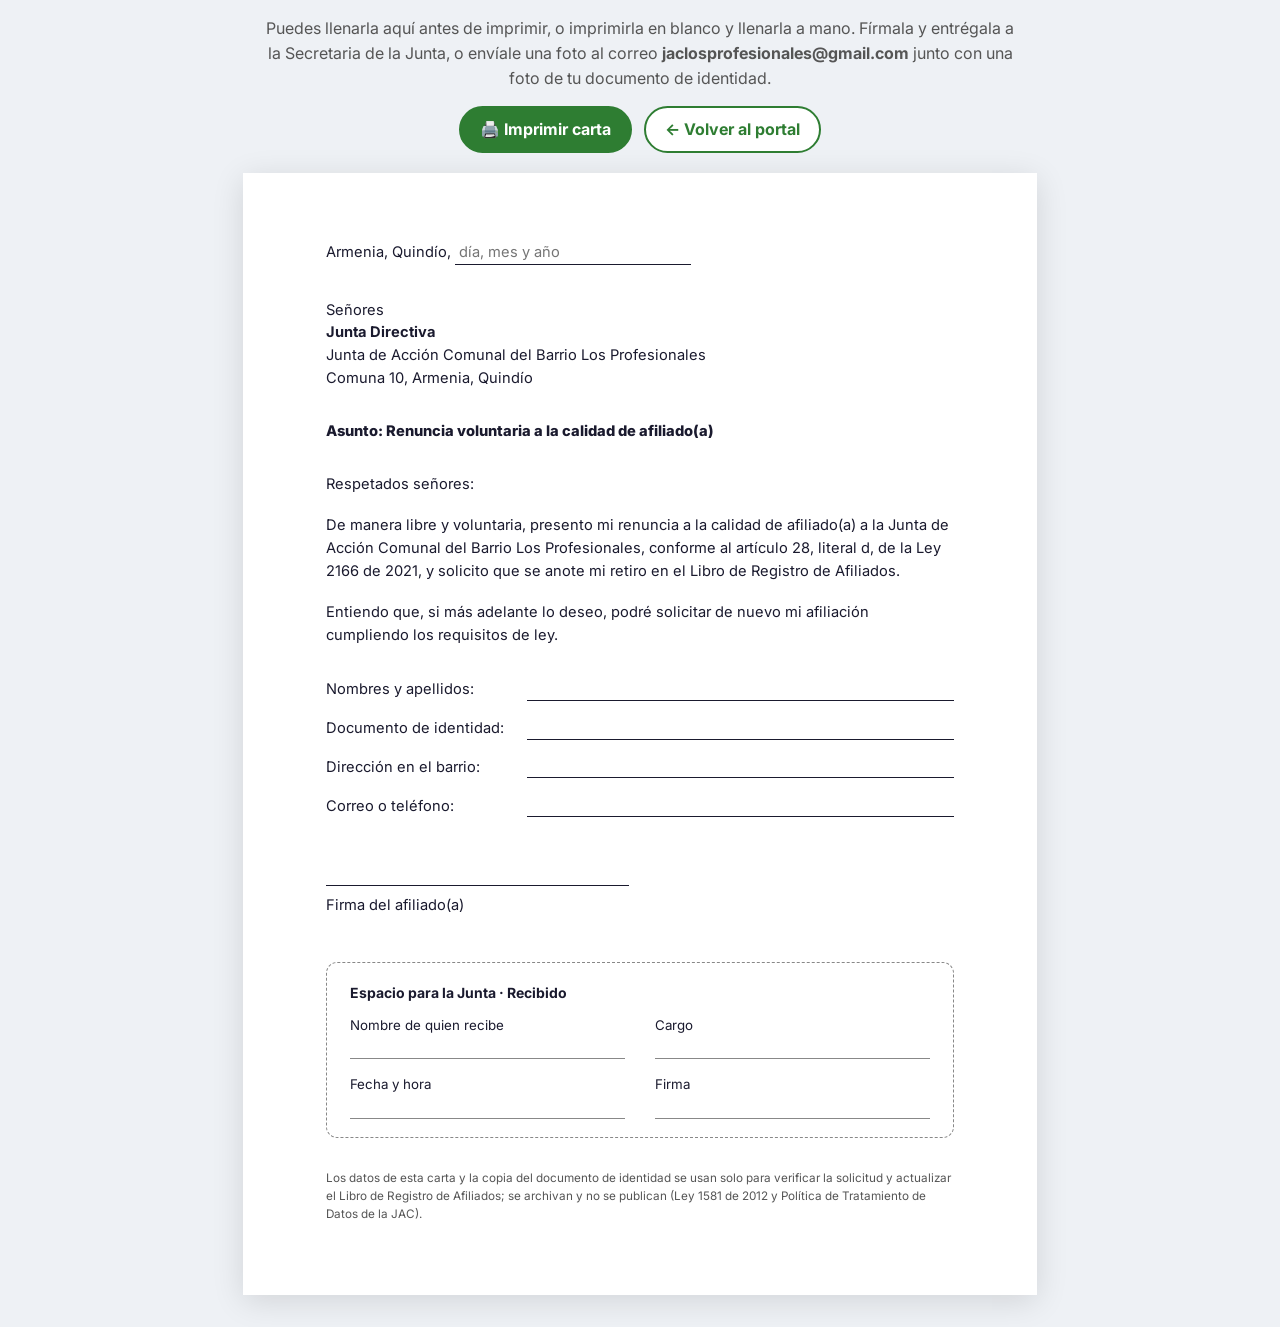
<file: retiro.html>
<!DOCTYPE html>
<html lang="es-CO">
<head>
    <meta charset="UTF-8">
    <meta name="viewport" content="width=device-width, initial-scale=1.0">
    <meta name="description" content="Carta para pedir el retiro voluntario del libro de afiliados de la Junta de Acción Comunal del Barrio Los Profesionales.">
    <meta name="robots" content="noindex, follow">
    <title>Carta de retiro voluntario · JAC Barrio Los Profesionales</title>
    <link rel="icon" type="image/svg+xml" href="data:image/svg+xml,%3Csvg xmlns='http://www.w3.org/2000/svg' viewBox='0 0 32 32'%3E%3Crect width='32' height='32' rx='6' fill='%232E7D32'/%3E%3Ctext x='50%25' y='55%25' dominant-baseline='middle' text-anchor='middle' font-family='Arial,sans-serif' font-weight='bold' font-size='16' fill='white'%3EJAC%3C/text%3E%3C/svg%3E">
    <link rel="preconnect" href="https://fonts.googleapis.com">
    <link rel="preconnect" href="https://fonts.gstatic.com" crossorigin>
    <link href="https://fonts.googleapis.com/css2?family=Inter:wght@400;600;700;800&display=swap" rel="stylesheet">
    <style>
        * { box-sizing: border-box; margin: 0; padding: 0; }
        body {
            font-family: 'Inter', 'Segoe UI', Arial, sans-serif;
            color: #1a1a2e;
            background: #eef1f5;
            line-height: 1.55;
        }
        .barra {
            max-width: 210mm;
            margin: 0 auto;
            padding: 1rem;
            text-align: center;
        }
        .barra p { color: #555; margin-bottom: 0.75rem; }
        .barra button, .barra a {
            display: inline-flex;
            align-items: center;
            gap: 0.4rem;
            min-height: 44px;
            margin: 0.25rem;
            padding: 0.55rem 1.2rem;
            font: inherit;
            font-weight: 700;
            border-radius: 999px;
            border: 2px solid #2E7D32;
            text-decoration: none;
            cursor: pointer;
        }
        .barra button { background: #2E7D32; color: #fff; }
        .barra a { background: #fff; color: #2E7D32; }
        .hoja {
            width: 210mm;
            min-height: 297mm;
            margin: 0 auto 2rem;
            padding: 18mm 22mm 14mm;
            background: #fff;
            box-shadow: 0 6px 30px rgba(0, 0, 0, 0.12);
            font-size: 11pt;
        }
        .linea {
            display: inline-block;
            min-width: 60mm;
            padding: 0 1mm;
            font: inherit;
            color: inherit;
            border: none;
            border-bottom: 1px solid #1a1a2e;
            background: transparent;
        }
        .linea--corta { min-width: 30mm; width: 30mm; }
        .linea--larga { width: 100%; }
        .lugar { margin-bottom: 9mm; }
        .dest { margin-bottom: 8mm; }
        .asunto { font-weight: 800; margin-bottom: 8mm; }
        .hoja p + p { margin-top: 5mm; }
        .datos { margin-top: 8mm; display: grid; gap: 4mm; }
        .datos label { display: grid; grid-template-columns: 50mm 1fr; align-items: end; gap: 3mm; white-space: nowrap; }
        .firma { margin-top: 18mm; width: 80mm; max-width: 100%; border-top: 1px solid #1a1a2e; padding-top: 2mm; }
        .recibido {
            margin-top: 12mm;
            padding: 5mm 6mm;
            border: 1.5px dashed #888;
            border-radius: 3mm;
            font-size: 10pt;
        }
        .recibido h2 { font-size: 10.5pt; margin-bottom: 3mm; }
        .recibido div { display: grid; grid-template-columns: 1fr 1fr; gap: 4mm 8mm; }
        .recibido span { display: block; border-bottom: 1px solid #888; padding-top: 6mm; }
        .hoja .recibido p { margin-top: 0; }
        .nota { margin-top: 8mm; font-size: 8.8pt; color: #555; }
        @page { size: A4 portrait; margin: 0; }
        @media print {
            body { background: #fff; }
            .barra { display: none; }
            .hoja { margin: 0; box-shadow: none; min-height: 0; padding-bottom: 10mm; }
            .linea { border-bottom-color: #1a1a2e; }
        }
        @media screen and (max-width: 820px) {
            .hoja { width: auto; min-height: 0; margin: 0 0.75rem 1.5rem; padding: 1.5rem 1.1rem; }
            .datos label { grid-template-columns: 1fr; gap: 1mm; }
            .linea { min-width: 0; width: 100%; }
            .recibido div { grid-template-columns: 1fr; }
        }
    </style>
<script async src="https://www.googletagmanager.com/gtag/js?id=G-ZWEN67VPC3"></script><script>window.dataLayer=window.dataLayer||[];function gtag(){dataLayer.push(arguments);}gtag('js',new Date());gtag('config','G-ZWEN67VPC3');</script></head>
<body>
    <div class="barra">
        <p>Puedes llenarla aquí antes de imprimir, o imprimirla en blanco y llenarla a mano. Fírmala y entrégala a la Secretaria de la Junta, o envíale una foto al correo <strong>jaclosprofesionales@gmail.com</strong> junto con una foto de tu documento de identidad.</p>
        <button type="button" onclick="window.print()">🖨️ Imprimir carta</button>
        <a href="index.html#retiro">← Volver al portal</a>
    </div>

    <main class="hoja" aria-label="Carta de retiro voluntario">
        <p class="lugar">Armenia, Quindío, <input class="linea" type="text" aria-label="Fecha" placeholder="día, mes y año"></p>

        <p class="dest">Señores<br><strong>Junta Directiva</strong><br>Junta de Acción Comunal del Barrio Los Profesionales<br>Comuna 10, Armenia, Quindío</p>

        <p class="asunto">Asunto: Renuncia voluntaria a la calidad de afiliado(a)</p>

        <p>Respetados señores:</p>
        <p>De manera libre y voluntaria, presento mi renuncia a la calidad de afiliado(a) a la Junta de Acción Comunal del Barrio Los Profesionales, conforme al artículo 28, literal d, de la Ley 2166 de 2021, y solicito que se anote mi retiro en el Libro de Registro de Afiliados.</p>
        <p>Entiendo que, si más adelante lo deseo, podré solicitar de nuevo mi afiliación cumpliendo los requisitos de ley.</p>

        <div class="datos">
            <label>Nombres y apellidos: <input class="linea linea--larga" type="text" autocomplete="name"></label>
            <label>Documento de identidad: <input class="linea linea--larga" type="text" inputmode="numeric"></label>
            <label>Dirección en el barrio: <input class="linea linea--larga" type="text" autocomplete="street-address"></label>
            <label>Correo o teléfono: <input class="linea linea--larga" type="text"></label>
        </div>

        <p class="firma">Firma del afiliado(a)</p>

        <section class="recibido" aria-label="Espacio para la Junta">
            <h2>Espacio para la Junta · Recibido</h2>
            <div>
                <p>Nombre de quien recibe<span></span></p>
                <p>Cargo<span></span></p>
                <p>Fecha y hora<span></span></p>
                <p>Firma<span></span></p>
            </div>
        </section>

        <p class="nota">Los datos de esta carta y la copia del documento de identidad se usan solo para verificar la solicitud y actualizar el Libro de Registro de Afiliados; se archivan y no se publican (Ley 1581 de 2012 y Política de Tratamiento de Datos de la JAC).</p>
    </main>
</body>
</html>
</file>
<file: css/styles.css>
/* ========================================
   JAC Barrio Los Profesionales - Styles v3
   Dark Mode + Accessibility + Legal Pages
   ======================================== */

/* === CSS Custom Properties - Light Theme === */
:root {
    --color-primary: #2E7D32;
    --color-primary-dark: #1B5E20;
    --color-primary-light: #4CAF50;
    --color-primary-alpha: rgba(46, 125, 50, 0.1);
    --color-secondary: #1565C0;
    --color-secondary-dark: #0D47A1;
    --color-secondary-alpha: rgba(21, 101, 192, 0.1);
    --color-accent: #F9A825;
    --color-accent-dark: #F57F17;
    --color-accent-alpha: rgba(249, 168, 37, 0.15);

    --color-text: #1a1a2e;
    --color-text-secondary: #555555;
    --color-text-white: #FFFFFF;

    --color-bg: #FFFFFF;
    --color-bg-alt: #F5F7FA;
    --color-bg-card: #FFFFFF;
    --color-bg-dark: #1A1A2E;
    --color-bg-input: #FFFFFF;

    --color-border: #E0E0E0;
    --color-border-light: #F0F0F0;

    --color-success: #2E7D32;
    --color-warning: #F9A825;
    --color-error: #D32F2F;

    --font-family: 'Inter', 'Segoe UI', Tahoma, Geneva, Verdana, sans-serif;
    --font-size-base: 17px;

    --shadow-xs: 0 1px 2px rgba(0, 0, 0, 0.05);
    --shadow-sm: 0 2px 8px rgba(0, 0, 0, 0.06);
    --shadow-md: 0 4px 16px rgba(0, 0, 0, 0.1);
    --shadow-lg: 0 8px 32px rgba(0, 0, 0, 0.12);
    --shadow-xl: 0 16px 48px rgba(0, 0, 0, 0.15);

    --radius-sm: 6px;
    --radius-md: 10px;
    --radius-lg: 16px;
    --radius-xl: 24px;
    --radius-full: 50%;

    --transition: 0.3s ease;
    --transition-slow: 0.5s ease;

    --header-height: 70px;
}

/* === Dark Theme === */
[data-theme="dark"] {
    --color-text: #E8E8F0;
    --color-text-secondary: #A0A0B8;

    --color-bg: #0F0F1A;
    --color-bg-alt: #161625;
    --color-bg-card: #1C1C30;
    --color-bg-dark: #0A0A14;
    --color-bg-input: #1C1C30;

    --color-border: #2A2A40;
    --color-border-light: #222238;

    --color-primary-alpha: rgba(76, 175, 80, 0.15);
    --color-secondary-alpha: rgba(66, 165, 245, 0.15);
    --color-accent-alpha: rgba(255, 202, 40, 0.15);

    --shadow-xs: 0 1px 2px rgba(0, 0, 0, 0.2);
    --shadow-sm: 0 2px 8px rgba(0, 0, 0, 0.25);
    --shadow-md: 0 4px 16px rgba(0, 0, 0, 0.3);
    --shadow-lg: 0 8px 32px rgba(0, 0, 0, 0.35);
    --shadow-xl: 0 16px 48px rgba(0, 0, 0, 0.4);
}

[data-theme="dark"] .hero {
    background: linear-gradient(135deg, #0a1628 0%, #0d2137 50%, #0a2a1a 100%);
}

[data-theme="dark"] .nav__toggle-line {
    background-color: var(--color-text);
}

[data-theme="dark"] .inventory__table thead {
    background: linear-gradient(135deg, #1B3A1D, #1B5E20);
}

[data-theme="dark"] .news__date {
    background: linear-gradient(135deg, #1B5E20, #2E7D32);
}

[data-theme="dark"] .team__avatar {
    background: linear-gradient(135deg, #1B5E20, #0D47A1);
}

[data-theme="dark"] .footer {
    background-color: #08080F;
}

/* === Reset & Base === */
*,
*::before,
*::after {
    margin: 0;
    padding: 0;
    box-sizing: border-box;
}

html {
    scroll-behavior: smooth;
    scroll-padding-top: var(--header-height);
    font-size: var(--font-size-base);
}

body {
    font-family: var(--font-family);
    color: var(--color-text);
    background-color: var(--color-bg);
    line-height: 1.7;
    overflow-x: hidden;
    transition: background-color var(--transition), color var(--transition);
    -webkit-font-smoothing: antialiased;
    -moz-osx-font-smoothing: grayscale;
}

a {
    text-decoration: none;
    color: inherit;
    transition: color var(--transition);
}

ul {
    list-style: none;
}

img {
    max-width: 100%;
    height: auto;
}

/* === Layout === */
.container {
    width: 100%;
    max-width: 1200px;
    margin: 0 auto;
    padding: 0 1.5rem;
}

.section {
    padding: 6rem 0;
}

.section--alt {
    background-color: var(--color-bg-alt);
}

.section__badge {
    display: block;
    text-align: center;
    font-size: 0.8rem;
    font-weight: 700;
    text-transform: uppercase;
    letter-spacing: 2px;
    color: var(--color-primary);
    margin-bottom: 0.75rem;
}

.section__title {
    text-align: center;
    font-size: 2.4rem;
    font-weight: 800;
    color: var(--color-text);
    margin-bottom: 0.75rem;
    letter-spacing: -0.5px;
}

.section__subtitle {
    text-align: center;
    font-size: 1.05rem;
    color: var(--color-text-secondary);
    margin-bottom: 3.5rem;
    max-width: 650px;
    margin-left: auto;
    margin-right: auto;
    line-height: 1.7;
}

.section__subtitle-small {
    text-align: center;
    font-size: 1.5rem;
    font-weight: 700;
    color: var(--color-text);
    margin: 4rem 0 0.5rem;
}

.section__text-center {
    text-align: center;
    color: var(--color-text-secondary);
    font-size: 0.95rem;
    margin-bottom: 2rem;
}

/* === Fade-in Animation === */
.fade-in {
    opacity: 0;
    transform: translateY(30px);
    transition: opacity 0.6s ease, transform 0.6s ease;
}

.fade-in.visible {
    opacity: 1;
    transform: translateY(0);
}

.fade-in-delay-1 { transition-delay: 0.1s; }
.fade-in-delay-2 { transition-delay: 0.25s; }
.fade-in-delay-3 { transition-delay: 0.4s; }

/* === Buttons === */
.btn {
    display: inline-block;
    padding: 0.75rem 1.75rem;
    font-size: 0.95rem;
    font-weight: 600;
    border: 2px solid transparent;
    border-radius: var(--radius-md);
    cursor: pointer;
    transition: all var(--transition);
    text-align: center;
    letter-spacing: 0.2px;
}

.btn--lg {
    padding: 1rem 2.25rem;
    font-size: 1.05rem;
}

.btn--primary {
    background-color: var(--color-primary);
    color: var(--color-text-white);
    border-color: var(--color-primary);
}

.btn--primary:hover {
    background-color: var(--color-primary-dark);
    border-color: var(--color-primary-dark);
    transform: translateY(-2px);
    box-shadow: 0 6px 20px rgba(46, 125, 50, 0.35);
}

.btn--secondary {
    background-color: rgba(255, 255, 255, 0.12);
    color: var(--color-text-white);
    border-color: rgba(255, 255, 255, 0.5);
    backdrop-filter: blur(4px);
}

.btn--secondary:hover {
    background-color: var(--color-text-white);
    color: var(--color-primary-dark);
    border-color: var(--color-text-white);
    transform: translateY(-2px);
}

.btn--full {
    width: 100%;
}

/* === Announcement Banner === */
.announcement {
    background: linear-gradient(90deg, var(--color-accent), var(--color-accent-dark));
    color: #1a1a1a;
    font-size: 0.88rem;
    line-height: 1.4;
}

.announcement__inner {
    display: flex;
    align-items: center;
    gap: 0.85rem;
    padding: 0.7rem 1.25rem;
}

.announcement__icon {
    font-size: 1.2rem;
    flex-shrink: 0;
}

.announcement__text {
    flex: 1;
    min-width: 0;
}

.announcement__text strong {
    font-weight: 800;
}

.announcement__link {
    font-weight: 700;
    color: #1a1a1a;
    text-decoration: underline;
    text-underline-offset: 3px;
    flex-shrink: 0;
    display: inline-block;
    padding: 0.7rem 0.5rem; /* zona de toque de 44 px sin cambiar el tamaño de la franja */
    margin: -0.7rem -0.5rem;
    transition: opacity var(--transition);
}

.announcement__link:hover {
    opacity: 0.7;
}

.announcement__close {
    background: transparent;
    border: none;
    color: #1a1a1a;
    font-size: 1.4rem;
    line-height: 1;
    cursor: pointer;
    padding: 0.25rem 0.5rem;
    border-radius: var(--radius-sm);
    transition: background-color var(--transition);
    flex-shrink: 0;
}

.announcement__close:hover {
    background: rgba(0, 0, 0, 0.1);
}

@media (max-width: 600px) {
    .announcement__text { font-size: 0.82rem; }
    .announcement__link { font-size: 0.82rem; }
    .announcement__inner { gap: 0.5rem; padding: 0.6rem 0.85rem; }
}

/* === Header / Navigation === */
.header {
    position: fixed;
    top: 0;
    left: 0;
    width: 100%;
    z-index: 1000;
    background-color: var(--color-bg);
    box-shadow: var(--shadow-xs);
    transition: background-color var(--transition), box-shadow var(--transition);
}

.header--scrolled {
    box-shadow: var(--shadow-md);
}

.nav {
    display: flex;
    align-items: center;
    justify-content: space-between;
    height: var(--header-height);
}

.nav__logo {
    display: flex;
    align-items: center;
    gap: 0.5rem;
    font-size: 1.1rem;
    font-weight: 800;
    color: var(--color-text);
}

.nav__logo-icon {
    font-size: 1.6rem;
}

.nav__logo-accent {
    color: var(--color-primary);
}

.nav__right {
    display: flex;
    align-items: center;
    gap: 0.5rem;
    order: 3;
}

/* Theme Toggle */
.theme-toggle {
    display: flex;
    align-items: center;
    justify-content: center;
    width: 40px;
    height: 40px;
    border: 2px solid var(--color-border);
    border-radius: var(--radius-full);
    background: var(--color-bg-card);
    cursor: pointer;
    transition: all var(--transition);
    position: relative;
    overflow: hidden;
}

.theme-toggle:hover {
    border-color: var(--color-primary);
    background-color: var(--color-primary-alpha);
}

.theme-toggle__icon {
    position: absolute;
    font-size: 1.2rem;
    transition: all var(--transition);
}

.theme-toggle__icon--light {
    opacity: 1;
    transform: rotate(0deg);
}

.theme-toggle__icon--dark {
    opacity: 0;
    transform: rotate(-90deg);
}

[data-theme="dark"] .theme-toggle__icon--light {
    opacity: 0;
    transform: rotate(90deg);
}

[data-theme="dark"] .theme-toggle__icon--dark {
    opacity: 1;
    transform: rotate(0deg);
}

.nav__toggle {
    display: none;
    flex-direction: column;
    gap: 5px;
    background: none;
    border: none;
    cursor: pointer;
    padding: 0.5rem;
}

.nav__toggle-line {
    display: block;
    width: 24px;
    height: 2.5px;
    background-color: var(--color-text);
    border-radius: 2px;
    transition: all var(--transition);
}

.nav__menu {
    display: flex;
    align-items: center;
    gap: 0.15rem;
}

.nav__link {
    padding: 0.45rem 0.75rem;
    font-size: 0.85rem;
    font-weight: 500;
    color: var(--color-text-secondary);
    border-radius: var(--radius-sm);
    transition: all var(--transition);
}

.nav__link:hover,
.nav__link.active {
    color: var(--color-primary);
    background-color: var(--color-primary-alpha);
}

.nav__link.nav__link--cta {
    background-color: var(--color-primary);
    color: var(--color-text-white);
    margin-left: 0.25rem;
}

.nav__link.nav__link--cta:hover,
.nav__link.nav__link--cta.active {
    background-color: var(--color-primary-dark);
    color: var(--color-text-white);
}

/* === Hero === */
.hero {
    position: relative;
    min-height: 100vh;
    display: flex;
    flex-direction: column;
    align-items: center;
    justify-content: center;
    background: linear-gradient(135deg, #0f2027 0%, #1B5E20 40%, #203a43 70%, #2c5364 100%);
    color: var(--color-text-white);
    text-align: center;
    overflow: hidden;
}

.hero__overlay {
    position: absolute;
    inset: 0;
    background: url("data:image/svg+xml,%3Csvg width='60' height='60' viewBox='0 0 60 60' xmlns='http://www.w3.org/2000/svg'%3E%3Cg fill='none' fill-rule='evenodd'%3E%3Cg fill='%23ffffff' fill-opacity='0.04'%3E%3Cpath d='M36 34v-4h-2v4h-4v2h4v4h2v-4h4v-2h-4zm0-30V0h-2v4h-4v2h4v4h2V6h4V4h-4zM6 34v-4H4v4H0v2h4v4h2v-4h4v-2H6zM6 4V0H4v4H0v2h4v4h2V6h4V4h-4z'/%3E%3C/g%3E%3C/g%3E%3C/svg%3E");
}

.hero__mountains {
    position: absolute;
    bottom: 0;
    left: 0;
    width: 100%;
    height: auto;
    pointer-events: none;
    z-index: 0;
}

.hero__flag-stripe {
    position: absolute;
    top: 0;
    left: 0;
    right: 0;
    height: 4px;
    background: linear-gradient(90deg,
        #FCD116 0%, #FCD116 50%,
        #003893 50%, #003893 75%,
        #CE1126 75%, #CE1126 100%);
    z-index: 2;
}

.hero__content {
    position: relative;
    z-index: 1;
    padding: 2rem 1rem;
    max-width: 750px;
}

.hero__badge {
    display: inline-block;
    padding: 0.4rem 1.2rem;
    font-size: 0.75rem;
    font-weight: 700;
    text-transform: uppercase;
    letter-spacing: 2px;
    background: rgba(255, 255, 255, 0.12);
    border: 1px solid rgba(255, 255, 255, 0.2);
    border-radius: var(--radius-xl);
    margin-bottom: 1.5rem;
    backdrop-filter: blur(4px);
}

.hero__title {
    font-size: 3.2rem;
    font-weight: 900;
    margin-bottom: 0.4rem;
    text-shadow: 0 2px 12px rgba(0, 0, 0, 0.3);
    letter-spacing: -1px;
    line-height: 1.1;
}

.hero__subtitle {
    font-size: 1.8rem;
    font-weight: 300;
    margin-bottom: 1.5rem;
    opacity: 0.9;
}

.hero__description {
    font-size: 1.1rem;
    max-width: 600px;
    margin: 0 auto 2.5rem;
    opacity: 0.85;
    line-height: 1.8;
}

.hero__buttons {
    display: flex;
    gap: 1rem;
    justify-content: center;
    flex-wrap: wrap;
}

.hero__stats {
    position: relative;
    z-index: 1;
    display: flex;
    justify-content: center;
    gap: 3rem;
    margin-top: 4rem;
    padding: 2rem;
    background: rgba(255, 255, 255, 0.08);
    border-top: 1px solid rgba(255, 255, 255, 0.1);
    backdrop-filter: blur(8px);
    width: 100%;
}

.hero__stat {
    text-align: center;
}

.hero__stat-number {
    display: block;
    font-size: 2.5rem;
    font-weight: 900;
    line-height: 1;
    margin-bottom: 0.25rem;
}

.hero__stat-label {
    font-size: 0.8rem;
    opacity: 0.7;
    text-transform: uppercase;
    letter-spacing: 1px;
    font-weight: 500;
}

/* === About / Quienes Somos === */
.about__grid {
    display: grid;
    grid-template-columns: repeat(3, 1fr);
    gap: 2rem;
}

.about__card {
    background: var(--color-bg-card);
    padding: 2.5rem 2rem;
    border-radius: var(--radius-lg);
    box-shadow: var(--shadow-sm);
    text-align: center;
    transition: transform var(--transition), box-shadow var(--transition);
    border: 1px solid var(--color-border-light);
}

.about__card:hover {
    transform: translateY(-6px);
    box-shadow: var(--shadow-lg);
}

.about__card-icon-wrap {
    width: 64px;
    height: 64px;
    margin: 0 auto 1.25rem;
    background: var(--color-primary-alpha);
    border-radius: var(--radius-lg);
    display: flex;
    align-items: center;
    justify-content: center;
}

.about__card-icon {
    font-size: 2rem;
}

.about__card h3 {
    font-size: 1.25rem;
    font-weight: 700;
    color: var(--color-text);
    margin-bottom: 0.75rem;
}

.about__card p {
    color: var(--color-text-secondary);
    font-size: 0.93rem;
    line-height: 1.7;
}

/* === Team / Directiva === */
.team__grid {
    display: grid;
    grid-template-columns: repeat(5, 1fr);
    gap: 1.5rem;
}

.team__card {
    text-align: center;
    padding: 2rem 1rem 1.5rem;
    background: var(--color-bg-card);
    border-radius: var(--radius-lg);
    box-shadow: var(--shadow-sm);
    transition: transform var(--transition), box-shadow var(--transition);
    border: 1px solid var(--color-border-light);
}

.team__card:hover {
    transform: translateY(-4px);
    box-shadow: var(--shadow-md);
}

.team__avatar {
    width: 72px;
    height: 72px;
    border-radius: var(--radius-full);
    background: linear-gradient(135deg, var(--color-primary), var(--color-secondary));
    color: var(--color-text-white);
    font-size: 1.8rem;
    font-weight: 800;
    display: flex;
    align-items: center;
    justify-content: center;
    margin: 0 auto 1rem;
    box-shadow: 0 4px 12px rgba(46, 125, 50, 0.3);
}

.team__card h4 {
    font-size: 0.9rem;
    font-weight: 600;
    color: var(--color-text);
    margin-bottom: 0.2rem;
}

.team__role {
    font-size: 0.8rem;
    color: var(--color-primary);
    font-weight: 700;
    text-transform: uppercase;
    letter-spacing: 0.5px;
}

.team__desc {
    font-size: 0.78rem;
    color: var(--color-text-secondary);
    margin-top: 0.5rem;
    line-height: 1.4;
}

/* === Organigrama: comites, convivencia, delegados === */
.org__grid {
    display: grid;
    grid-template-columns: repeat(3, 1fr);
    gap: 1.5rem;
    margin-top: 1.5rem;
}

.org__card {
    background: var(--color-bg-card);
    padding: 1.5rem;
    border-radius: var(--radius-lg);
    box-shadow: var(--shadow-sm);
    border: 1px solid var(--color-border-light);
}

.org__card-title {
    display: flex;
    align-items: center;
    gap: 0.5rem;
    font-size: 0.95rem;
    font-weight: 700;
    color: var(--color-primary);
    margin-bottom: 1rem;
    padding-bottom: 0.75rem;
    border-bottom: 1px solid var(--color-border-light);
}

.org__list {
    list-style: none;
    display: flex;
    flex-direction: column;
    gap: 0.75rem;
}

.org__list li {
    display: flex;
    flex-direction: column;
}

.org__name {
    font-size: 0.9rem;
    font-weight: 600;
    color: var(--color-text);
}

.org__role {
    font-size: 0.78rem;
    color: var(--color-text-secondary);
}

/* === Services / Servicios === */
.services__grid {
    display: grid;
    grid-template-columns: repeat(3, 1fr);
    gap: 2rem;
}

.service__card {
    background: var(--color-bg-card);
    padding: 2rem;
    border-radius: var(--radius-lg);
    box-shadow: var(--shadow-sm);
    transition: transform var(--transition), box-shadow var(--transition);
    border: 1px solid var(--color-border-light);
    position: relative;
    overflow: hidden;
}

.service__card::before {
    content: '';
    position: absolute;
    top: 0;
    left: 0;
    right: 0;
    height: 3px;
    background: linear-gradient(90deg, var(--color-primary), var(--color-secondary));
    opacity: 0;
    transition: opacity var(--transition);
}

.service__card:hover {
    transform: translateY(-4px);
    box-shadow: var(--shadow-md);
}

.service__card:hover::before {
    opacity: 1;
}

.service__icon {
    font-size: 2.2rem;
    margin-bottom: 1rem;
}

.service__card h3 {
    font-size: 1.1rem;
    font-weight: 700;
    color: var(--color-text);
    margin-bottom: 0.6rem;
}

.service__card p {
    font-size: 0.9rem;
    color: var(--color-text-secondary);
    line-height: 1.65;
}

/* === Transparency Stats === */
.transparency__intro {
    display: flex;
    justify-content: center;
    gap: 3rem;
    margin-bottom: 3rem;
    padding: 2rem;
    background: var(--color-bg-card);
    border-radius: var(--radius-lg);
    box-shadow: var(--shadow-sm);
    border: 1px solid var(--color-border-light);
}

.transparency__stat {
    text-align: center;
}

.transparency__stat-number {
    display: block;
    font-size: 2rem;
    font-weight: 900;
    color: var(--color-primary);
    line-height: 1;
    margin-bottom: 0.3rem;
}

.transparency__stat-label {
    font-size: 0.8rem;
    color: var(--color-text-secondary);
    text-transform: uppercase;
    letter-spacing: 0.5px;
    font-weight: 500;
}

/* === Accordion === */
.accordion {
    max-width: 800px;
    margin: 0 auto;
}

.accordion--faq {
    max-width: 750px;
}

.accordion__item {
    margin-bottom: 0.75rem;
    border-radius: var(--radius-md);
    overflow: hidden;
    box-shadow: var(--shadow-sm);
    background: var(--color-bg-card);
    border: 1px solid var(--color-border-light);
    transition: box-shadow var(--transition);
}

.accordion__item:hover {
    box-shadow: var(--shadow-md);
}

.accordion__header {
    width: 100%;
    display: flex;
    align-items: center;
    gap: 0.75rem;
    padding: 1.1rem 1.5rem;
    background: transparent;
    border: none;
    cursor: pointer;
    font-size: 0.95rem;
    font-weight: 600;
    color: var(--color-text);
    transition: background-color var(--transition);
    font-family: var(--font-family);
}

.accordion__header:hover {
    background-color: var(--color-primary-alpha);
}

.accordion__icon {
    font-size: 1.3rem;
    flex-shrink: 0;
}

.accordion__title {
    flex: 1;
    text-align: left;
}

.accordion__count {
    font-size: 0.75rem;
    color: var(--color-text-secondary);
    font-weight: 500;
    background: var(--color-bg-alt);
    padding: 0.2rem 0.6rem;
    border-radius: var(--radius-sm);
}

.accordion__arrow {
    font-size: 0.7rem;
    transition: transform var(--transition);
    color: var(--color-text-secondary);
    flex-shrink: 0;
}

.accordion__item.active .accordion__arrow {
    transform: rotate(180deg);
}

.accordion__body {
    max-height: 0;
    overflow: hidden;
    transition: max-height 0.4s ease;
}

.accordion__item.active .accordion__body {
    max-height: 600px;
}

.accordion__body-content {
    padding: 0.5rem 1.5rem 1.5rem;
    color: var(--color-text-secondary);
    font-size: 0.93rem;
    line-height: 1.75;
}

.document-list {
    padding: 0 1.5rem 1.5rem;
}

.document-list__item {
    display: flex;
    align-items: center;
    gap: 0.75rem;
    padding: 0.85rem 0;
    border-bottom: 1px solid var(--color-border-light);
    font-size: 0.9rem;
}

.document-list__item:last-child {
    border-bottom: none;
}

.document-list__icon {
    font-size: 1.1rem;
    flex-shrink: 0;
}

.document-list__info {
    flex: 1;
    min-width: 0;
}

.document-list__name {
    display: block;
    font-weight: 500;
    color: var(--color-text);
}

.document-list__meta {
    display: block;
    font-size: 0.78rem;
    color: var(--color-text-secondary);
    margin-top: 0.15rem;
}

.document-list__link {
    color: var(--color-secondary);
    font-weight: 600;
    font-size: 0.82rem;
    white-space: nowrap;
    padding: 0.3rem 0.75rem;
    border-radius: var(--radius-sm);
    background: var(--color-secondary-alpha);
    transition: all var(--transition);
}

.document-list__link:hover {
    background: var(--color-secondary);
    color: var(--color-text-white);
}

.document-list__link--pending {
    background: var(--color-bg-alt);
    color: var(--color-text-secondary);
    cursor: default;
    font-style: italic;
}

/* === News / Noticias === */
.news__grid {
    display: grid;
    grid-template-columns: repeat(2, 1fr);
    gap: 1.5rem;
}

.news__card {
    display: flex;
    gap: 1.25rem;
    background: var(--color-bg-card);
    padding: 1.5rem;
    border-radius: var(--radius-lg);
    box-shadow: var(--shadow-sm);
    transition: transform var(--transition), box-shadow var(--transition);
    border: 1px solid var(--color-border-light);
}

.news__card:hover {
    transform: translateY(-3px);
    box-shadow: var(--shadow-md);
}

.news__date {
    display: flex;
    flex-direction: column;
    align-items: center;
    justify-content: center;
    min-width: 68px;
    padding: 0.75rem;
    background: linear-gradient(135deg, var(--color-primary), var(--color-primary-dark));
    border-radius: var(--radius-md);
    color: var(--color-text-white);
}

.news__day {
    font-size: 1.6rem;
    font-weight: 900;
    line-height: 1;
}

.news__month {
    font-size: 0.8rem;
    font-weight: 600;
    text-transform: uppercase;
}

.news__year {
    font-size: 0.7rem;
    opacity: 0.7;
}

.news__content h3 {
    font-size: 1rem;
    font-weight: 700;
    color: var(--color-text);
    margin-bottom: 0.4rem;
}

.news__content p {
    font-size: 0.88rem;
    color: var(--color-text-secondary);
    line-height: 1.6;
}

.news__link {
    display: inline-block;
    margin-top: 0.65rem;
    font-size: 0.85rem;
    font-weight: 600;
    color: var(--color-primary);
    transition: color var(--transition);
}

.news__link:hover {
    color: var(--color-primary-dark);
    text-decoration: underline;
}

.news__tag {
    display: inline-block;
    padding: 0.15rem 0.55rem;
    font-size: 0.7rem;
    font-weight: 700;
    border-radius: var(--radius-sm);
    margin-bottom: 0.4rem;
    text-transform: uppercase;
    letter-spacing: 0.5px;
}

.news__tag--evento {
    background-color: var(--color-secondary-alpha);
    color: var(--color-secondary);
}

.news__tag--noticia {
    background-color: var(--color-primary-alpha);
    color: var(--color-primary);
}

.news__tag--aviso {
    background-color: var(--color-accent-alpha);
    color: var(--color-accent-dark);
}

/* === Projects / Proyectos === */
.projects__grid {
    display: grid;
    grid-template-columns: repeat(3, 1fr);
    gap: 2rem;
}

.project__card {
    background: var(--color-bg-card);
    padding: 2rem;
    border-radius: var(--radius-lg);
    box-shadow: var(--shadow-sm);
    transition: transform var(--transition), box-shadow var(--transition);
    border: 1px solid var(--color-border-light);
}

.project__card:hover {
    transform: translateY(-4px);
    box-shadow: var(--shadow-md);
}

.project__header {
    margin-bottom: 1rem;
}

.project__status {
    display: inline-block;
    padding: 0.3rem 0.8rem;
    font-size: 0.75rem;
    font-weight: 700;
    border-radius: var(--radius-sm);
    text-transform: uppercase;
    letter-spacing: 0.5px;
}

.project__status--active {
    background-color: var(--color-secondary-alpha);
    color: var(--color-secondary);
}

.project__status--completed {
    background-color: var(--color-primary-alpha);
    color: var(--color-success);
}

.project__status--planned {
    background-color: var(--color-accent-alpha);
    color: var(--color-accent-dark);
}

.project__card h3 {
    font-size: 1.15rem;
    font-weight: 700;
    color: var(--color-text);
    margin-bottom: 0.6rem;
}

.project__card p {
    font-size: 0.9rem;
    color: var(--color-text-secondary);
    margin-bottom: 1rem;
    line-height: 1.6;
}

.project__meta {
    display: flex;
    justify-content: space-between;
    font-size: 0.78rem;
    color: var(--color-text-secondary);
    margin-bottom: 1rem;
    padding: 0.5rem 0;
    border-top: 1px solid var(--color-border-light);
}

.project__progress {
    height: 8px;
    background-color: var(--color-border);
    border-radius: 4px;
    overflow: hidden;
    margin-bottom: 0.5rem;
}

.project__progress-bar {
    height: 100%;
    background: linear-gradient(90deg, var(--color-secondary), var(--color-primary-light));
    border-radius: 4px;
    transition: width 1.5s ease;
}

.project__progress-bar--completed {
    background: linear-gradient(90deg, var(--color-primary), var(--color-success));
}

.project__progress-bar--planned {
    background: linear-gradient(90deg, var(--color-accent), var(--color-accent-dark));
}

.project__progress-text {
    font-size: 0.78rem;
    color: var(--color-text-secondary);
    font-weight: 600;
}

/* === Inventory / Inventario === */
.inventory__controls {
    max-width: 500px;
    margin: 0 auto 2rem;
    text-align: center;
}

.inventory__search-wrap {
    position: relative;
}

.inventory__search-icon {
    position: absolute;
    left: 1rem;
    top: 50%;
    transform: translateY(-50%);
    font-size: 1.1rem;
    pointer-events: none;
}

.inventory__search {
    width: 100%;
    padding: 0.85rem 1.2rem 0.85rem 2.8rem;
    font-size: 0.95rem;
    border: 2px solid var(--color-border);
    border-radius: var(--radius-md);
    font-family: var(--font-family);
    transition: border-color var(--transition), box-shadow var(--transition);
    background-color: var(--color-bg-input);
    color: var(--color-text);
}

.inventory__search:focus {
    outline: none;
    border-color: var(--color-primary);
    box-shadow: 0 0 0 3px var(--color-primary-alpha);
}

.inventory__count {
    display: block;
    margin-top: 0.5rem;
    font-size: 0.8rem;
    color: var(--color-text-secondary);
}

.table-responsive {
    overflow-x: auto;
    border-radius: var(--radius-lg);
}

.inventory__table {
    width: 100%;
    border-collapse: collapse;
    background: var(--color-bg-card);
    border-radius: var(--radius-lg);
    overflow: hidden;
    box-shadow: var(--shadow-sm);
}

.inventory__table thead {
    background: linear-gradient(135deg, var(--color-primary-dark), var(--color-primary));
    color: var(--color-text-white);
}

.inventory__table th {
    padding: 1rem 1.25rem;
    text-align: left;
    font-weight: 600;
    font-size: 0.82rem;
    text-transform: uppercase;
    letter-spacing: 0.5px;
}

.inventory__table td {
    padding: 0.85rem 1.25rem;
    font-size: 0.9rem;
    border-bottom: 1px solid var(--color-border-light);
}

.inventory__table tbody tr {
    transition: background-color var(--transition);
}

.inventory__table tbody tr:hover {
    background-color: var(--color-primary-alpha);
}

.inventory__table tbody tr:last-child td {
    border-bottom: none;
}

.inventory__table tbody tr.hidden {
    display: none;
}

.status-badge {
    display: inline-block;
    padding: 0.25rem 0.65rem;
    font-size: 0.78rem;
    font-weight: 600;
    border-radius: var(--radius-sm);
}

.status-badge--good {
    background-color: var(--color-primary-alpha);
    color: var(--color-success);
}

.status-badge--regular {
    background-color: var(--color-accent-alpha);
    color: var(--color-accent-dark);
}

.status-badge--bad {
    background-color: rgba(211, 47, 47, 0.1);
    color: var(--color-error);
}

.status-badge--info {
    background-color: var(--color-secondary-alpha);
    color: var(--color-secondary);
}

.status-badge--neutral {
    background-color: rgba(120, 120, 140, 0.14);
    color: var(--color-text-secondary);
}

/* === Gestion / Seguimiento de solicitudes === */
.seguimiento__legend {
    display: flex;
    flex-wrap: wrap;
    align-items: center;
    gap: 0.5rem;
    justify-content: center;
    margin: 0 auto 1.75rem;
    max-width: 720px;
}

.seguimiento__legend-label {
    font-size: 0.82rem;
    font-weight: 600;
    color: var(--color-text-secondary);
    margin-right: 0.25rem;
}

.seguimiento__toolbar {
    display: flex;
    flex-wrap: wrap;
    align-items: center;
    justify-content: space-between;
    gap: 1rem;
    margin-bottom: 0.5rem;
}

.seguimiento__search-wrap {
    position: relative;
    flex: 1 1 260px;
    min-width: 220px;
}

.seguimiento__filters {
    display: flex;
    flex-wrap: wrap;
    gap: 0.5rem;
}

.seguimiento__filter {
    padding: 0.5rem 0.95rem;
    font-size: 0.82rem;
    font-weight: 600;
    font-family: var(--font-family);
    color: var(--color-text-secondary);
    background-color: var(--color-bg-card);
    border: 2px solid var(--color-border);
    border-radius: var(--radius-full);
    cursor: pointer;
    transition: color var(--transition), background-color var(--transition), border-color var(--transition);
}

.seguimiento__filter:hover {
    border-color: var(--color-primary);
    color: var(--color-primary);
}

.seguimiento__filter:focus-visible {
    outline: 2px solid var(--color-primary);
    outline-offset: 2px;
}

.seguimiento__filter.is-active {
    background-color: var(--color-primary);
    border-color: var(--color-primary);
    color: var(--color-text-white);
}

.seguimiento__note {
    margin-top: 1.5rem;
    text-align: center;
    font-size: 0.9rem;
    color: var(--color-text-secondary);
}

.seguimiento__empty {
    text-align: center;
    padding: 2rem 1rem;
    color: var(--color-text-secondary);
    font-size: 0.95rem;
}

.transparency__note {
    max-width: 760px;
    margin: 0 auto 2rem;
    padding: 1rem 1.25rem;
    background-color: var(--color-accent-alpha);
    border: 1px solid var(--color-accent);
    border-radius: var(--radius-md);
    line-height: 1.6;
}

.transparency__note strong {
    color: var(--color-accent-dark);
}

/* === Informe General de Gestion === */
.report {
    max-width: 960px;
    margin: 0 auto 3rem;
    padding: 2.5rem;
    background: var(--color-bg-card);
    border: 1px solid var(--color-border-light);
    border-top: 4px solid var(--color-primary);
    border-radius: var(--radius-lg);
    box-shadow: var(--shadow-md);
}

.report__header {
    display: flex;
    justify-content: space-between;
    align-items: flex-start;
    gap: 1.5rem;
    padding-bottom: 1.25rem;
    margin-bottom: 1.25rem;
    border-bottom: 1px solid var(--color-border-light);
}

.report__title {
    font-size: 1.6rem;
    font-weight: 800;
    letter-spacing: -0.4px;
    color: var(--color-text);
    margin: 0 0 0.35rem;
}

.report__cut {
    font-size: 0.88rem;
    color: var(--color-text-secondary);
    margin: 0;
}

.report__print {
    flex-shrink: 0;
}

.report__lead {
    font-size: 0.98rem;
    line-height: 1.65;
    color: var(--color-text);
    margin: 0 0 1.75rem;
}

.report__list {
    list-style: none;
    padding: 0;
    margin: 0;
    display: grid;
    grid-template-columns: repeat(2, minmax(0, 1fr));
    gap: 1rem;
}

.report__item {
    display: flex;
    flex-direction: column;
    gap: 0.6rem;
    padding: 1.25rem;
    background: var(--color-bg-alt);
    border: 1px solid var(--color-border-light);
    border-radius: var(--radius-md);
}

.report__item-head {
    display: flex;
    flex-direction: column;
    align-items: flex-start;
    gap: 0.5rem;
}

.report__item-title {
    font-size: 1.02rem;
    font-weight: 700;
    color: var(--color-text);
    margin: 0;
}

.report__item p {
    font-size: 0.9rem;
    line-height: 1.6;
    color: var(--color-text-secondary);
    margin: 0;
    flex-grow: 1;
}

.report__source {
    font-size: 0.75rem;
    font-weight: 600;
    color: var(--color-text-secondary);
    padding-top: 0.6rem;
    border-top: 1px dashed var(--color-border);
}

.report__next {
    margin-top: 1.5rem;
    padding: 1.25rem 1.5rem;
    background: var(--color-primary-alpha);
    border-radius: var(--radius-md);
}

.report__next-title {
    font-size: 0.95rem;
    font-weight: 800;
    color: var(--color-primary);
    margin: 0 0 0.6rem;
}

.report__next ul {
    margin: 0;
    padding-left: 1.2rem;
    font-size: 0.9rem;
    line-height: 1.7;
    color: var(--color-text);
}

.inventory__table td.seguimiento__empty {
    text-align: center;
}

@media (max-width: 768px) {
    .report {
        padding: 1.5rem 1.25rem;
    }

    .report__header {
        flex-direction: column;
    }

    .report__list {
        grid-template-columns: 1fr;
    }

    .inventory__table td.seguimiento__empty {
        display: block;
    }

    .inventory__table td.seguimiento__empty::before {
        content: none;
    }
}

/* === Contact / Contacto === */
.contact__grid {
    display: grid;
    grid-template-columns: 1fr 1.4fr;
    gap: 3rem;
    align-items: start;
}

.contact__info-item {
    display: flex;
    gap: 1rem;
    margin-bottom: 1.75rem;
}

.contact__info-icon {
    font-size: 1.3rem;
    min-width: 2.75rem;
    height: 2.75rem;
    display: flex;
    align-items: center;
    justify-content: center;
    background: var(--color-primary-alpha);
    border-radius: var(--radius-md);
    flex-shrink: 0;
}

.contact__info-item h4 {
    font-size: 0.95rem;
    font-weight: 700;
    color: var(--color-text);
    margin-bottom: 0.15rem;
}

.contact__info-item p {
    font-size: 0.88rem;
    color: var(--color-text-secondary);
    line-height: 1.5;
}

.contact__link {
    color: var(--color-secondary);
    font-weight: 500;
    transition: color var(--transition);
}

.contact__link:hover {
    color: var(--color-primary);
}

.contact__map {
    margin-top: 1rem;
    border-radius: var(--radius-lg);
    overflow: hidden;
    box-shadow: var(--shadow-sm);
    border: 1px solid var(--color-border-light);
}

.contact__form {
    background: var(--color-bg-card);
    padding: 2.5rem;
    border-radius: var(--radius-lg);
    box-shadow: var(--shadow-md);
    border: 1px solid var(--color-border-light);
}

.contact__form-title {
    font-size: 1.3rem;
    font-weight: 700;
    color: var(--color-text);
    margin-bottom: 1.5rem;
}

.form__group {
    margin-bottom: 1.25rem;
}

.form__row {
    display: grid;
    grid-template-columns: 1fr 1fr;
    gap: 1rem;
}

.form__label {
    display: block;
    margin-bottom: 0.35rem;
    font-size: 0.85rem;
    font-weight: 600;
    color: var(--color-text);
}

.form__input {
    width: 100%;
    padding: 0.75rem 1rem;
    font-size: 0.93rem;
    border: 2px solid var(--color-border);
    border-radius: var(--radius-md);
    font-family: var(--font-family);
    transition: border-color var(--transition), box-shadow var(--transition);
    background-color: var(--color-bg-input);
    color: var(--color-text);
}

.form__input::placeholder {
    color: var(--color-text-secondary);
    opacity: 0.6;
}

.form__input:focus {
    outline: none;
    border-color: var(--color-primary);
    box-shadow: 0 0 0 3px var(--color-primary-alpha);
}

.form__textarea {
    resize: vertical;
    min-height: 120px;
}

.form__note {
    margin-top: 1rem;
    font-size: 0.78rem;
    color: var(--color-text-secondary);
    text-align: center;
    line-height: 1.5;
}

.form__honeypot {
    position: absolute;
    left: -9999px;
    width: 1px;
    height: 1px;
    opacity: 0;
    pointer-events: none;
}

.form__group--checkbox {
    margin-bottom: 1.25rem;
}

.form__checkbox-label {
    display: flex;
    gap: 0.65rem;
    align-items: flex-start;
    font-size: 0.9rem;
    color: var(--color-text-secondary);
    line-height: 1.5;
    cursor: pointer;
    padding: 0.35rem 0; /* zona de toque más amplia */
}

.form__checkbox {
    flex-shrink: 0;
    width: 24px;
    height: 24px;
    margin-top: 0;
    accent-color: var(--color-primary);
    cursor: pointer;
}

/* === Footer === */
.footer {
    background-color: var(--color-bg-dark);
    color: rgba(255, 255, 255, 0.75);
    padding: 4rem 0 0;
}

.footer__grid {
    display: grid;
    grid-template-columns: 2fr 1fr 1fr 1fr;
    gap: 2.5rem;
    padding-bottom: 2.5rem;
}

.footer__logo {
    display: flex;
    align-items: center;
    gap: 0.5rem;
    margin-bottom: 1rem;
}

.footer__logo span {
    font-size: 1.5rem;
}

.footer__logo h4 {
    color: var(--color-text-white);
    font-size: 1.1rem;
    font-weight: 700;
}

.footer__title {
    color: var(--color-text-white);
    font-size: 0.95rem;
    font-weight: 700;
    margin-bottom: 1rem;
    text-transform: uppercase;
    letter-spacing: 0.5px;
}

.footer__col p {
    font-size: 0.88rem;
    line-height: 1.7;
}

.footer__links li {
    margin-bottom: 0.6rem;
}

.footer__links a {
    font-size: 0.88rem;
    transition: color var(--transition), padding-left var(--transition);
}

.footer__links a:hover {
    color: var(--color-primary-light);
    padding-left: 4px;
}

.footer__social {
    display: flex;
    align-items: center;
    justify-content: center;
    gap: 0.85rem;
    padding: 1.25rem 0;
    border-top: 1px solid rgba(255, 255, 255, 0.06);
    flex-wrap: wrap;
}

.footer__social-label {
    font-size: 0.78rem;
    font-weight: 700;
    text-transform: uppercase;
    letter-spacing: 1.2px;
    color: rgba(255, 255, 255, 0.55);
    margin-right: 0.25rem;
}

.footer__social-link {
    display: inline-flex;
    align-items: center;
    justify-content: center;
    width: 38px;
    height: 38px;
    border-radius: var(--radius-full);
    background: rgba(255, 255, 255, 0.08);
    color: rgba(255, 255, 255, 0.85);
    transition: all var(--transition);
}

.footer__social-link:hover {
    background: var(--color-primary);
    color: var(--color-text-white);
    transform: translateY(-2px);
}

.footer__social-link--placeholder {
    opacity: 0.35;
    cursor: not-allowed;
    pointer-events: none;
}

.footer__bottom {
    border-top: 1px solid rgba(255, 255, 255, 0.08);
    padding: 1.5rem 0;
    text-align: center;
    font-size: 0.82rem;
}

.footer__legal--meta {
    margin-top: 0.85rem;
    padding-top: 0.85rem;
    border-top: 1px dashed rgba(255, 255, 255, 0.08);
    display: flex;
    flex-wrap: wrap;
    justify-content: center;
    gap: 0.5rem;
    font-size: 0.72rem;
    opacity: 0.55;
}

.footer__legal {
    margin-top: 0.25rem;
    font-size: 0.75rem;
    opacity: 0.5;
}

/* === Back to Top === */
.back-to-top {
    position: fixed;
    bottom: 2rem;
    right: 2rem;
    width: 48px;
    height: 48px;
    background-color: var(--color-primary);
    color: var(--color-text-white);
    border: none;
    border-radius: var(--radius-full);
    font-size: 1.1rem;
    cursor: pointer;
    box-shadow: var(--shadow-md);
    opacity: 0;
    visibility: hidden;
    transition: all var(--transition);
    z-index: 999;
    display: flex;
    align-items: center;
    justify-content: center;
}

.back-to-top.visible {
    opacity: 1;
    visibility: visible;
}

.back-to-top:hover {
    background-color: var(--color-primary-dark);
    transform: translateY(-3px);
    box-shadow: var(--shadow-lg);
}

/* === WhatsApp Floating Button === */
.whatsapp-btn {
    position: fixed;
    bottom: 2rem;
    left: 2rem;
    width: 56px;
    height: 56px;
    background-color: #25D366;
    border-radius: var(--radius-full);
    display: flex;
    align-items: center;
    justify-content: center;
    box-shadow: 0 4px 16px rgba(37, 211, 102, 0.4);
    z-index: 999;
    transition: all var(--transition);
    animation: whatsapp-pulse 2s infinite;
}

.whatsapp-btn:hover {
    background-color: #1EBE57;
    transform: scale(1.1);
    box-shadow: 0 6px 24px rgba(37, 211, 102, 0.5);
}

@keyframes whatsapp-pulse {
    0%, 100% { box-shadow: 0 4px 16px rgba(37, 211, 102, 0.4); }
    50% { box-shadow: 0 4px 24px rgba(37, 211, 102, 0.6), 0 0 0 8px rgba(37, 211, 102, 0.1); }
}

/* === Mobile Navigation Overlay === */
.nav__overlay {
    position: fixed;
    inset: 0;
    background: rgba(0, 0, 0, 0.5);
    z-index: 1001;
    opacity: 0;
    visibility: hidden;
    transition: opacity var(--transition), visibility var(--transition);
    backdrop-filter: blur(2px);
}

.nav__overlay.active {
    opacity: 1;
    visibility: visible;
}

/* ========================================
   Responsive
   ======================================== */

/* Tablet */
@media (max-width: 992px) {
    .about__grid {
        grid-template-columns: 1fr;
        max-width: 520px;
        margin: 0 auto;
    }

    .team__grid {
        grid-template-columns: repeat(3, 1fr);
    }

    .services__grid {
        grid-template-columns: repeat(2, 1fr);
    }

    .news__grid {
        grid-template-columns: 1fr;
    }

    .projects__grid {
        grid-template-columns: 1fr;
        max-width: 520px;
        margin: 0 auto;
    }

    .contact__grid {
        grid-template-columns: 1fr;
    }

    .footer__grid {
        grid-template-columns: 1fr 1fr;
    }

    .hero__stats {
        gap: 2rem;
    }

    .transparency__intro {
        gap: 2rem;
    }
}

/* Mobile */
@media (max-width: 768px) {
    :root {
        --header-height: 60px;
    }

    .seguimiento__toolbar {
        flex-direction: column;
        align-items: stretch;
    }

    .seguimiento__search-wrap {
        flex: 1 1 auto;
    }

    .seguimiento__filters {
        justify-content: center;
    }

    .nav__toggle {
        display: flex;
    }

    .nav__menu {
        position: fixed;
        top: var(--header-height);
        right: -100%;
        width: 280px;
        height: calc(100vh - var(--header-height));
        flex-direction: column;
        background-color: var(--color-bg);
        padding: 2rem 1.5rem;
        box-shadow: var(--shadow-xl);
        transition: right var(--transition);
        gap: 0.25rem;
        overflow-y: auto;
        z-index: 1002;
    }

    .nav__menu.open {
        right: 0;
    }

    .nav__link {
        font-size: 1rem;
        padding: 0.75rem 1rem;
        width: 100%;
    }

    /* Hamburger animation */
    .nav__toggle.active .nav__toggle-line:nth-child(1) {
        transform: rotate(45deg) translate(5px, 6px);
    }

    .nav__toggle.active .nav__toggle-line:nth-child(2) {
        opacity: 0;
    }

    .nav__toggle.active .nav__toggle-line:nth-child(3) {
        transform: rotate(-45deg) translate(5px, -6px);
    }

    .hero__title {
        font-size: 2.2rem;
    }

    .hero__subtitle {
        font-size: 1.3rem;
    }

    .hero__description {
        font-size: 0.95rem;
    }

    .hero__stats {
        flex-wrap: wrap;
        gap: 1.5rem;
    }

    .hero__stat {
        flex: 1 1 40%;
    }

    .hero__stat-number {
        font-size: 2rem;
    }

    .section {
        padding: 4rem 0;
    }

    .section__title {
        font-size: 1.9rem;
    }

    .services__grid {
        grid-template-columns: 1fr;
        max-width: 420px;
        margin: 0 auto;
    }

    .team__grid {
        grid-template-columns: repeat(2, 1fr);
    }

    .org__grid {
        grid-template-columns: 1fr;
        max-width: 420px;
        margin: 1.5rem auto 0;
    }

    .transparency__intro {
        flex-direction: column;
        gap: 1.25rem;
        align-items: center;
    }

    .form__row {
        grid-template-columns: 1fr;
    }

    .footer__grid {
        grid-template-columns: 1fr;
    }

    .legal-data {
        padding: 1.75rem 1.25rem;
    }

    .legal-data__grid {
        grid-template-columns: 1fr;
        gap: 1rem;
    }

    .legal-data__title {
        font-size: 1.2rem;
    }

    .featured-doc {
        flex-direction: column;
        align-items: flex-start;
        gap: 1rem;
        padding: 1.5rem;
    }

    .featured-doc__cta {
        width: 100%;
        text-align: center;
    }

    .project__meta {
        flex-direction: column;
        gap: 0.2rem;
    }

    /* Responsive table */
    .inventory__table thead {
        display: none;
    }

    .inventory__table,
    .inventory__table tbody,
    .inventory__table tr,
    .inventory__table td {
        display: block;
        width: 100%;
    }

    .inventory__table tr {
        margin-bottom: 1rem;
        border-radius: var(--radius-md);
        box-shadow: var(--shadow-sm);
        overflow: hidden;
        border: 1px solid var(--color-border-light);
    }

    .inventory__table td {
        display: flex;
        justify-content: space-between;
        align-items: center;
        padding: 0.75rem 1rem;
        text-align: right;
        border-bottom: 1px solid var(--color-border-light);
    }

    .inventory__table td { flex-wrap: wrap; column-gap: 0.75rem; }
    .inventory__table td .inv__nota { flex-basis: 100%; text-align: right; }

    .inventory__table td::before {
        content: attr(data-label);
        font-weight: 600;
        text-align: left;
        color: var(--color-primary);
        font-size: 0.82rem;
        text-transform: uppercase;
        letter-spacing: 0.5px;
    }

    .document-list__item {
        flex-wrap: wrap;
    }

    .document-list__link {
        margin-top: 0.5rem;
        width: 100%;
        text-align: center;
        display: block;
    }
}

/* === Legal Data Block (Quiénes Somos) === */
.legal-data {
    margin-top: 3rem;
    padding: 2.5rem;
    background: linear-gradient(135deg, var(--color-primary-alpha), var(--color-secondary-alpha));
    border: 1px solid var(--color-border-light);
    border-radius: var(--radius-lg);
    box-shadow: var(--shadow-sm);
}

.legal-data__header {
    display: flex;
    align-items: center;
    gap: 1rem;
    margin-bottom: 1.75rem;
    padding-bottom: 1.25rem;
    border-bottom: 1px solid var(--color-border-light);
}

.legal-data__icon {
    font-size: 2.4rem;
    flex-shrink: 0;
}

.legal-data__badge {
    display: inline-block;
    font-size: 0.72rem;
    font-weight: 800;
    letter-spacing: 1.5px;
    text-transform: uppercase;
    color: var(--color-primary);
    margin-bottom: 0.3rem;
}

.legal-data__title {
    font-size: 1.4rem;
    font-weight: 800;
    color: var(--color-text);
    margin: 0;
    letter-spacing: -0.3px;
}

.legal-data__grid {
    display: grid;
    grid-template-columns: repeat(2, 1fr);
    gap: 1.25rem 2rem;
    margin: 0 0 1.75rem;
}

.legal-data__item {
    display: flex;
    flex-direction: column;
    gap: 0.2rem;
}

.legal-data__item--full {
    grid-column: 1 / -1;
}

.legal-data__item dt {
    font-size: 0.72rem;
    font-weight: 700;
    text-transform: uppercase;
    letter-spacing: 0.8px;
    color: var(--color-text-secondary);
}

.legal-data__item dd {
    font-size: 0.93rem;
    font-weight: 500;
    color: var(--color-text);
    line-height: 1.5;
    margin: 0;
}

.legal-data__cta {
    display: flex;
    flex-wrap: wrap;
    gap: 0.75rem;
    padding-top: 1.25rem;
    border-top: 1px solid var(--color-border-light);
}

.btn--ghost {
    background: transparent;
    color: var(--color-primary);
    border-color: var(--color-primary);
}

.btn--ghost:hover {
    background-color: var(--color-primary-alpha);
}

/* === Featured Document (Transparency) === */
.featured-doc {
    display: flex;
    align-items: center;
    gap: 1.5rem;
    padding: 1.75rem 2rem;
    margin-bottom: 2rem;
    background: var(--color-bg-card);
    border: 2px solid var(--color-primary);
    border-radius: var(--radius-lg);
    box-shadow: 0 4px 16px rgba(46, 125, 50, 0.12);
    color: var(--color-text);
    transition: all var(--transition);
    position: relative;
    overflow: hidden;
}

.featured-doc::before {
    content: '';
    position: absolute;
    top: 0;
    left: 0;
    bottom: 0;
    width: 5px;
    background: linear-gradient(180deg, var(--color-primary), var(--color-secondary));
}

.featured-doc:hover {
    transform: translateY(-3px);
    box-shadow: 0 12px 32px rgba(46, 125, 50, 0.2);
    border-color: var(--color-primary-dark);
}

.featured-doc__icon {
    font-size: 2.4rem;
    flex-shrink: 0;
}

.featured-doc__body {
    flex: 1;
    min-width: 0;
}

.featured-doc__tag {
    display: inline-block;
    font-size: 0.7rem;
    font-weight: 800;
    letter-spacing: 1.5px;
    text-transform: uppercase;
    color: var(--color-primary);
    background: var(--color-primary-alpha);
    padding: 0.25rem 0.75rem;
    border-radius: var(--radius-sm);
    margin-bottom: 0.5rem;
}

.featured-doc__title {
    font-size: 1.15rem;
    font-weight: 700;
    color: var(--color-text);
    margin: 0 0 0.4rem;
    line-height: 1.3;
}

.featured-doc__desc {
    font-size: 0.88rem;
    color: var(--color-text-secondary);
    line-height: 1.55;
    margin: 0;
}

.featured-doc__cta {
    flex-shrink: 0;
    font-weight: 700;
    color: var(--color-primary);
    font-size: 0.95rem;
    padding: 0.75rem 1.25rem;
    border-radius: var(--radius-md);
    background: var(--color-primary-alpha);
    transition: all var(--transition);
}

.featured-doc:hover .featured-doc__cta {
    background: var(--color-primary);
    color: var(--color-text-white);
}

/* === Skip Link (accessibility) === */
.skip-link {
    position: absolute;
    top: -100px;
    left: 1rem;
    z-index: 2000;
    padding: 0.75rem 1.25rem;
    background: var(--color-primary);
    color: var(--color-text-white);
    border-radius: var(--radius-md);
    font-weight: 600;
    box-shadow: var(--shadow-md);
    transition: top var(--transition);
}

.skip-link:focus {
    top: 1rem;
    outline: 3px solid var(--color-accent);
    outline-offset: 2px;
}

/* === Focus Visible (keyboard navigation) === */
:focus-visible {
    outline: 3px solid var(--color-accent);
    outline-offset: 3px;
    border-radius: 4px;
}

button:focus-visible,
a:focus-visible {
    outline-offset: 4px;
}

.form__input:focus-visible {
    outline: none;
}

/* === Reduced Motion === */
@media (prefers-reduced-motion: reduce) {
    *,
    *::before,
    *::after {
        animation-duration: 0.01ms !important;
        animation-iteration-count: 1 !important;
        transition-duration: 0.01ms !important;
        scroll-behavior: auto !important;
    }

    .fade-in {
        opacity: 1;
        transform: none;
    }

    .whatsapp-btn {
        animation: none;
    }
}

/* === Print Styles === */
@media print {
    .header,
    .nav__overlay,
    .back-to-top,
    .whatsapp-btn,
    .theme-toggle,
    .nav__toggle,
    .skip-link,
    .contact__form,
    .hero__buttons,
    .inventory__controls {
        display: none !important;
    }

    body {
        color: #000;
        background: #fff;
        font-size: 11pt;
        line-height: 1.4;
    }

    .hero {
        min-height: auto;
        padding: 1rem 0;
        background: none;
        color: #000;
        page-break-after: always;
    }

    .hero__title,
    .hero__subtitle {
        text-shadow: none;
    }

    .section {
        padding: 1rem 0;
        page-break-inside: avoid;
    }

    .accordion__body {
        max-height: none !important;
    }

    .accordion__item {
        page-break-inside: avoid;
    }

    a[href^="http"]::after,
    a[href^="mailto:"]::after,
    a[href^="tel:"]::after {
        content: " (" attr(href) ")";
        font-size: 0.85em;
        color: #555;
    }

    .footer {
        background: none;
        color: #000;
        padding: 1rem 0;
    }

    /* Boton "Imprimir informe": solo el informe general */
    .print-report .announcement,
    .print-report .hero,
    .print-report .footer,
    .print-report main > section:not(#transparencia),
    .print-report #transparencia .container > :not(.report),
    .print-report .report__print {
        display: none !important;
    }

    .print-report .report {
        border: none;
        box-shadow: none;
        padding: 0;
        max-width: none;
    }

    .print-report .report__item {
        background: none;
        page-break-inside: avoid;
    }
}

/* Small mobile */
@media (max-width: 480px) {
    .hero__title {
        font-size: 1.8rem;
    }

    .hero__subtitle {
        font-size: 1.1rem;
    }

    .hero__buttons {
        flex-direction: column;
        align-items: center;
    }

    .btn--lg {
        width: 100%;
        max-width: 300px;
    }

    .team__grid {
        grid-template-columns: 1fr;
        max-width: 260px;
        margin: 0 auto;
    }

    .contact__form {
        padding: 1.5rem;
    }

    .hero__stats {
        padding: 1.5rem 1rem;
    }
}

/* ==========================================================
   PORTAL SIMPLIFICADO (oct 2026)
   Trámites, Asamblea, Estatutos, Normativa, bloques de
   Transparencia y letra grande. Solo usa los tokens de :root.
   ========================================================== */

/* --- Letra grande: todo lo que usa rem crece --- */
html.text-lg {
    font-size: 20px;
}

.text-size-toggle {
    display: flex;
    align-items: center;
    justify-content: center;
    min-width: 40px;
    height: 40px;
    padding: 0 0.6rem;
    border: 2px solid var(--color-border);
    border-radius: 20px;
    background: var(--color-bg-card);
    color: var(--color-text);
    font-family: var(--font-family);
    font-size: 0.95rem;
    font-weight: 800;
    line-height: 1;
    cursor: pointer;
    transition: all var(--transition);
}

.text-size-toggle:hover,
.text-size-toggle[aria-pressed="true"] {
    border-color: var(--color-primary);
    background-color: var(--color-primary-alpha);
    color: var(--color-primary);
}

.anchor-alias {
    position: relative;
    top: calc(-1 * var(--header-height));
    display: block;
}

/* --- Trámites: ¿Qué necesitas? --- */
.tramites__grid {
    display: grid;
    grid-template-columns: repeat(4, minmax(0, 1fr));
    gap: 1rem;
}

.tramite {
    display: flex;
    flex-direction: column;
    gap: 0.35rem;
    min-height: 140px;
    padding: 1.4rem 1.25rem;
    background: var(--color-bg-card);
    border: 2px solid var(--color-border-light);
    border-radius: var(--radius-lg);
    box-shadow: var(--shadow-sm);
    transition: border-color var(--transition), transform var(--transition), box-shadow var(--transition);
}

.tramite:hover,
.tramite:focus-visible {
    border-color: var(--color-primary);
    box-shadow: var(--shadow-md);
    transform: translateY(-3px);
}

.tramite__icon {
    font-size: 2rem;
    line-height: 1;
    margin-bottom: 0.4rem;
}

.tramite__title {
    font-size: 1.05rem;
    font-weight: 700;
    color: var(--color-text);
    line-height: 1.3;
}

.tramite__desc {
    font-size: 0.88rem;
    color: var(--color-text-secondary);
    line-height: 1.5;
}

.tramites__note {
    margin-top: 1.75rem;
    text-align: center;
    font-size: 0.95rem;
    color: var(--color-text-secondary);
}

/* --- Asamblea --- */
.asamblea {
    display: grid;
    grid-template-columns: 1.1fr 1fr;
    gap: 2rem;
    max-width: 960px;
    margin: 0 auto 3rem;
    padding: 2.25rem;
    background: var(--color-bg-card);
    border: 1px solid var(--color-border-light);
    border-top: 4px solid var(--color-accent);
    border-radius: var(--radius-lg);
    box-shadow: var(--shadow-md);
}

.asamblea__heading {
    margin: 0.75rem 0 0.25rem;
    font-size: 1.1rem;
    font-weight: 700;
    color: var(--color-text-secondary);
}

.asamblea__date {
    font-size: 1.9rem;
    font-weight: 900;
    line-height: 1.15;
    letter-spacing: -0.5px;
    color: var(--color-text);
    margin-bottom: 0.75rem;
}

.asamblea__detail {
    font-size: 0.95rem;
    line-height: 1.65;
    color: var(--color-text-secondary);
}

.asamblea__topics {
    padding: 1.25rem 1.5rem;
    background: var(--color-bg-alt);
    border-radius: var(--radius-md);
}

.asamblea__subheading {
    font-size: 1rem;
    font-weight: 800;
    color: var(--color-primary);
    margin-bottom: 0.6rem;
}

.asamblea__list {
    padding-left: 1.25rem;
    font-size: 0.95rem;
    line-height: 1.7;
    color: var(--color-text);
}

.asamblea__fine {
    margin-top: 0.75rem;
    font-size: 0.8rem;
    color: var(--color-text-secondary);
}

/* --- Pasos --- */
.steps {
    list-style: none;
    display: grid;
    grid-template-columns: repeat(3, minmax(0, 1fr));
    gap: 1.25rem;
    max-width: 960px;
    margin: 0 auto 2.5rem;
    padding: 0;
}

.step {
    position: relative;
    padding: 1.5rem 1.4rem 1.4rem;
    background: var(--color-bg-card);
    border: 1px solid var(--color-border-light);
    border-radius: var(--radius-lg);
    box-shadow: var(--shadow-sm);
}

.step__num {
    display: inline-flex;
    align-items: center;
    justify-content: center;
    width: 2.2rem;
    height: 2.2rem;
    margin-bottom: 0.75rem;
    border-radius: var(--radius-full);
    background: var(--color-primary);
    color: var(--color-text-white);
    font-weight: 800;
}

.step__title {
    font-size: 1.05rem;
    font-weight: 700;
    color: var(--color-text);
    margin-bottom: 0.4rem;
}

.step p {
    font-size: 0.9rem;
    line-height: 1.6;
    color: var(--color-text-secondary);
    margin-bottom: 0.6rem;
}

/* --- Glosario --- */
.glossary {
    max-width: 960px;
    margin: 0 auto 3rem;
    background: var(--color-bg-card);
    border: 1px solid var(--color-border-light);
    border-radius: var(--radius-md);
}

.glossary summary {
    padding: 1rem 1.25rem;
    font-weight: 700;
    color: var(--color-text);
    cursor: pointer;
    min-height: 44px;
}

.glossary summary:focus-visible {
    outline: 3px solid var(--color-primary);
    outline-offset: 2px;
}

.glossary__list {
    display: grid;
    grid-template-columns: repeat(2, minmax(0, 1fr));
    gap: 0.9rem 2rem;
    padding: 0.25rem 1.25rem 1.25rem;
}

.glossary__list dt {
    font-weight: 700;
    color: var(--color-primary);
}

.glossary__list dd {
    font-size: 0.9rem;
    line-height: 1.55;
    color: var(--color-text-secondary);
}

/* --- Avisos --- */
.avisos {
    max-width: 960px;
    margin: 0 auto;
    background: var(--color-bg-card);
    border: 1px solid var(--color-border-light);
    border-radius: var(--radius-md);
}

.aviso {
    display: grid;
    grid-template-columns: 110px 1fr;
    gap: 1rem;
    padding: 1rem 1.25rem;
    font-size: 0.93rem;
    line-height: 1.6;
    color: var(--color-text);
    border-bottom: 1px solid var(--color-border-light);
}

.aviso:last-child {
    border-bottom: none;
}

.aviso__date {
    font-size: 0.8rem;
    font-weight: 700;
    text-transform: uppercase;
    letter-spacing: 0.5px;
    color: var(--color-primary);
    padding-top: 0.15rem;
}

/* --- Estatutos (resumen en la página principal) --- */
.estatutos-teaser {
    max-width: 960px;
    margin: 0 auto;
    padding: 2.25rem;
    background: linear-gradient(135deg, var(--color-primary-alpha), var(--color-secondary-alpha));
    border: 1px solid var(--color-border-light);
    border-radius: var(--radius-lg);
    box-shadow: var(--shadow-sm);
}

.estatutos-teaser__title {
    margin: 0.6rem 0 0.35rem;
    font-size: 1.5rem;
    font-weight: 800;
    color: var(--color-text);
}

.estatutos-teaser__note {
    font-size: 0.9rem;
    color: var(--color-text-secondary);
}

.estatutos-teaser__subtitle {
    margin: 1.5rem 0 0.75rem;
    font-size: 1.05rem;
    font-weight: 800;
    color: var(--color-text);
}

.estatutos-teaser__list {
    list-style: none;
    display: grid;
    gap: 0.65rem;
    margin-bottom: 1.75rem;
}

.estatutos-teaser__list li {
    position: relative;
    padding-left: 1.6rem;
    font-size: 0.97rem;
    line-height: 1.6;
    color: var(--color-text);
}

.estatutos-teaser__list li::before {
    content: "✓";
    position: absolute;
    left: 0;
    font-weight: 900;
    color: var(--color-primary);
}

.estatutos-teaser__list .contact__link {
    font-size: 0.82rem;
    white-space: nowrap;
}

.estatutos-teaser__actions {
    display: flex;
    flex-wrap: wrap;
    gap: 0.75rem;
}

/* --- Normativa --- */
.normativa__group {
    max-width: 1080px;
    margin: 0 auto 2.25rem;
}

.normativa__group-title {
    font-size: 1.15rem;
    font-weight: 800;
    color: var(--color-text);
    margin-bottom: 1rem;
}

.normativa__grid {
    display: grid;
    grid-template-columns: repeat(3, minmax(0, 1fr));
    gap: 1rem;
}

.norma {
    display: flex;
    flex-direction: column;
    gap: 0.45rem;
    padding: 1.35rem;
    background: var(--color-bg-card);
    border: 1px solid var(--color-border-light);
    border-radius: var(--radius-md);
    box-shadow: var(--shadow-xs);
}

.norma__name {
    font-size: 1.02rem;
    font-weight: 800;
    color: var(--color-text);
}

.norma__title {
    font-size: 0.78rem;
    color: var(--color-text-secondary);
    line-height: 1.45;
}

.norma__desc {
    flex-grow: 1;
    font-size: 0.9rem;
    line-height: 1.6;
    color: var(--color-text);
}

.norma__link {
    align-self: flex-start;
    margin-top: 0.35rem;
    font-size: 0.88rem;
    font-weight: 700;
    color: var(--color-primary);
    text-decoration: underline;
    text-underline-offset: 3px;
}

/* --- Bloques dentro de Transparencia --- */
.block {
    max-width: 1080px;
    margin: 3.5rem auto 0;
}

.block__title {
    font-size: 1.5rem;
    font-weight: 800;
    color: var(--color-text);
    text-align: center;
    margin-bottom: 0.5rem;
}

.block__intro {
    max-width: 680px;
    margin: 0 auto 1.5rem;
    text-align: center;
    font-size: 0.95rem;
    color: var(--color-text-secondary);
}

.report__next ul {
    list-style: disc;
}

@media (max-width: 992px) {
    .tramites__grid {
        grid-template-columns: repeat(2, minmax(0, 1fr));
    }

    .normativa__grid {
        grid-template-columns: repeat(2, minmax(0, 1fr));
    }
}

@media (max-width: 768px) {
    .asamblea {
        grid-template-columns: 1fr;
        padding: 1.5rem 1.25rem;
    }

    .asamblea__date {
        font-size: 1.55rem;
    }

    .steps,
    .glossary__list,
    .normativa__grid {
        grid-template-columns: 1fr;
    }

    .aviso {
        grid-template-columns: 1fr;
        gap: 0.25rem;
    }

    .estatutos-teaser {
        padding: 1.5rem 1.25rem;
    }

    .estatutos-teaser__actions .btn,
    .hero__buttons .btn {
        width: 100%;
        justify-content: center;
    }
}

@media (max-width: 420px) {
    .tramites__grid {
        grid-template-columns: 1fr;
    }

    .tramite {
        min-height: 0;
    }
}

/* ==========================================================
   ASÍ VAMOS: tablero de actuaciones (nov 2026)
   Ya se hizo (verde) · En trámite (azul) · Esperando (ámbar)
   ========================================================== */
.act-summary {
    display: grid;
    grid-template-columns: repeat(3, minmax(0, 1fr));
    gap: 1rem;
    max-width: 960px;
    margin: 0 auto 1.25rem;
}

.act-chip {
    display: grid;
    grid-template-columns: auto 1fr;
    grid-template-areas:
        "icon num"
        "label label"
        "note note";
    align-items: center;
    column-gap: 0.6rem;
    padding: 1.1rem 1.25rem;
    background: var(--color-bg-card);
    border: 1px solid var(--color-border-light);
    border-top: 5px solid var(--act-color, var(--color-primary));
    border-radius: var(--radius-lg);
    box-shadow: var(--shadow-sm);
    color: var(--color-text);
    align-content: start;
    transition: transform var(--transition), box-shadow var(--transition);
}

.act-chip:hover,
.act-chip:focus-visible {
    transform: translateY(-2px);
    box-shadow: var(--shadow-md);
}

.act-chip__icon { grid-area: icon; font-size: 1.6rem; line-height: 1; }
.act-chip__num {
    grid-area: num;
    font-size: 2.4rem;
    font-weight: 900;
    line-height: 1;
    color: var(--act-color, var(--color-primary));
}
.act-chip__label { grid-area: label; margin-top: 0.45rem; font-size: 1rem; font-weight: 700; }
.act-chip__note {
    grid-area: note;
    margin-top: 0.3rem;
    font-size: 0.82rem;
    font-weight: 600;
    color: var(--color-error);
}

.act-chip--hecho,
.act-col--hecho { --act-color: var(--color-primary); --act-alpha: var(--color-primary-alpha); }
.act-chip--tramite,
.act-col--tramite { --act-color: var(--color-secondary); --act-alpha: var(--color-secondary-alpha); }
.act-chip--espera,
.act-col--espera { --act-color: var(--color-accent-dark); --act-alpha: var(--color-accent-alpha); }

.act-toolbar {
    display: flex;
    flex-wrap: wrap;
    align-items: center;
    justify-content: space-between;
    gap: 0.75rem;
    max-width: 1200px;
    margin: 0 auto 1.5rem;
}

.act-toolbar__updated {
    font-size: 0.9rem;
    color: var(--color-text-secondary);
}

.act-toolbar__updated time { font-weight: 700; color: var(--color-text); }

.act-toolbar__actions {
    display: flex;
    flex-wrap: wrap;
    gap: 0.5rem;
}

.act-btn {
    display: inline-flex;
    align-items: center;
    gap: 0.4rem;
    min-height: 44px;
    padding: 0.5rem 1rem;
    font: inherit;
    font-size: 0.9rem;
    font-weight: 600;
    color: var(--color-text);
    background: var(--color-bg-card);
    border: 1px solid var(--color-border);
    border-radius: 999px;
    cursor: pointer;
    transition: border-color var(--transition), color var(--transition), background-color var(--transition);
}

.act-btn:hover,
.act-btn:focus-visible,
.act-btn[aria-pressed="true"] {
    border-color: var(--color-primary);
    color: var(--color-primary);
    background: var(--color-primary-alpha);
}

.act-btn[hidden] { display: none; }

.act-board {
    display: grid;
    grid-template-columns: repeat(3, minmax(0, 1fr));
    gap: 1.25rem;
    align-items: start;
}

.act-col {
    padding: 1.1rem;
    background: var(--color-bg);
    border: 1px solid var(--color-border-light);
    border-top: 5px solid var(--act-color);
    border-radius: var(--radius-lg);
    scroll-margin-top: calc(var(--header-height) + 1rem);
}

.act-col__title {
    font-size: 1.2rem;
    font-weight: 800;
    color: var(--color-text);
}

.act-col__hint {
    margin: 0.2rem 0 1rem;
    font-size: 0.85rem;
    color: var(--color-text-secondary);
}

.act-list {
    display: grid;
    gap: 0.85rem;
    list-style: none;
}

.act-empty {
    padding: 1rem;
    text-align: center;
    font-size: 0.9rem;
    color: var(--color-text-secondary);
}

.act-card {
    display: grid;
    gap: 0.5rem;
    padding: 1rem 1.05rem;
    background: var(--color-bg-card);
    border: 1px solid var(--color-border-light);
    border-left: 4px solid var(--act-color);
    border-radius: var(--radius-md);
    box-shadow: var(--shadow-xs);
    font-size: 0.9rem;
    line-height: 1.5;
    color: var(--color-text);
}

.act-card__top {
    display: flex;
    flex-wrap: wrap;
    align-items: center;
    justify-content: space-between;
    gap: 0.4rem;
}

.act-card__date {
    padding: 0.2rem 0.6rem;
    font-size: 0.82rem;
    font-weight: 800;
    color: var(--act-color);
    background: var(--act-alpha);
    border-radius: var(--radius-sm);
    white-space: nowrap;
}

.act-card__num {
    font-size: 0.82rem;
    font-weight: 700;
    color: var(--color-text-secondary);
}

.act-card__title {
    font-size: 1rem;
    font-weight: 700;
    line-height: 1.35;
}

.act-card__entity {
    font-size: 0.84rem;
    color: var(--color-text-secondary);
}

.act-card__label { font-weight: 700; }

.act-card__clock {
    padding: 0.45rem 0.65rem;
    font-size: 0.85rem;
    font-weight: 600;
    color: var(--color-accent-dark);
    background: var(--color-accent-alpha);
    border-radius: var(--radius-sm);
}

.act-card__clock.is-late {
    color: var(--color-error);
    background: rgba(211, 47, 47, 0.08);
}

[data-theme="dark"] .act-card__clock { color: #FFD54F; }
[data-theme="dark"] .act-card__clock.is-late { color: #FF8A80; background: rgba(255, 138, 128, 0.12); }
[data-theme="dark"] .act-chip__note { color: #FF8A80; }
[data-theme="dark"] .act-chip--espera,
[data-theme="dark"] .act-col--espera { --act-color: #FFCA28; }
[data-theme="dark"] .act-chip--tramite,
[data-theme="dark"] .act-col--tramite { --act-color: #64B5F6; }
[data-theme="dark"] .act-chip--hecho,
[data-theme="dark"] .act-col--hecho { --act-color: #81C784; }

.act-card__last { font-size: 0.88rem; }

.act-card__pending {
    padding-left: 0.6rem;
    font-size: 0.85rem;
    border-left: 3px solid var(--color-border);
    color: var(--color-text-secondary);
}

.act-card__pending strong { color: var(--color-text); }

.act-card__history summary {
    display: inline-block;
    padding: 0.25rem 0;
    font-size: 0.85rem;
    font-weight: 700;
    color: var(--color-secondary);
    cursor: pointer;
}

.act-card__history[open] summary { margin-bottom: 0.4rem; }

[data-theme="dark"] .act-card__history summary { color: #64B5F6; }

.act-card__history ol {
    display: grid;
    gap: 0.45rem;
    margin: 0;
    padding: 0 0 0 0.9rem;
    list-style: none;
    border-left: 2px solid var(--color-border);
}

.act-card__history li {
    display: grid;
    gap: 0.1rem;
    font-size: 0.84rem;
}

.act-card__history time {
    font-weight: 700;
    color: var(--color-text);
}

.act-legal {
    max-width: 860px;
    margin: 2rem auto 0;
    padding: 1rem 1.25rem;
    font-size: 0.9rem;
    line-height: 1.6;
    color: var(--color-text-secondary);
    background: var(--color-bg-card);
    border: 1px solid var(--color-border-light);
    border-left: 4px solid var(--color-secondary);
    border-radius: var(--radius-md);
}

.act-legal strong { color: var(--color-text); }

/* --- Próximo paso (tutela) --- */
.act-card__next {
    padding: 0.5rem 0.65rem;
    font-size: 0.85rem;
    line-height: 1.45;
    color: var(--color-text);
    background: rgba(35, 54, 87, 0.07);
    border-left: 3px solid #233657;
    border-radius: var(--radius-sm);
}
[data-theme="dark"] .act-card__next { background: rgba(144, 202, 249, 0.1); border-left-color: #90CAF9; }

/* --- Acciones ante los jueces --- */
.jud { max-width: 860px; margin: 3rem auto 0; }
.jud__lead { color: var(--color-text-secondary); margin-bottom: 1.25rem; }
.jud__lista { display: grid; gap: 1.25rem; }
.jud__caso {
    padding: 1.1rem 1.25rem;
    background: var(--color-bg-card);
    border: 1px solid var(--color-border-light);
    border-top: 4px solid var(--color-secondary);
    border-radius: var(--radius-md);
}
.jud__caso--proxima { border-top-color: var(--color-error); }
.jud__tag { margin: 0 0 0.35rem; font-size: 0.8rem; font-weight: 800; letter-spacing: 0.5px; text-transform: uppercase; color: var(--color-text-secondary); }
.jud__titulo { margin: 0 0 0.75rem; font-size: 1.05rem; line-height: 1.35; }
.jud__intro { margin: 0 0 0.9rem; font-size: 0.9rem; color: var(--color-text-secondary); }
.jud__tl { margin-left: 0.4rem; }
.jud__tl .act-tl__item::before { box-shadow: 0 0 0 3px var(--color-bg-card); }
.jud__peticiones { margin: 0.5rem 0 0; padding-left: 1.1rem; font-size: 0.88rem; }
.jud__peticiones li { margin: 0.35rem 0; }
@media (max-width: 520px) {
    .jud__caso { padding: 0.9rem; }
}

/* --- Línea de tiempo --- */
.act-timeline {
    max-width: 860px;
    margin: 3.5rem auto 0;
}

.act-tl {
    position: relative;
    margin: 0;
    padding: 0 0 0 1.6rem;
    list-style: none;
    border-left: 3px solid var(--color-border);
}

.act-tl__month {
    position: relative;
    margin: 1.4rem 0 0.6rem;
    font-size: 0.8rem;
    font-weight: 800;
    letter-spacing: 1.5px;
    text-transform: uppercase;
    color: var(--color-primary);
}

.act-tl__month:first-child { margin-top: 0; }

.act-tl__item {
    position: relative;
    display: grid;
    grid-template-columns: 7rem 1fr;
    gap: 0.75rem;
    padding: 0.65rem 0;
    border-bottom: 1px dashed var(--color-border-light);
    font-size: 0.9rem;
    line-height: 1.5;
}

.act-tl__item::before {
    content: "";
    position: absolute;
    left: calc(-1.6rem - 8px);
    top: 0.95rem;
    width: 13px;
    height: 13px;
    border-radius: 50%;
    background: var(--tl-color, var(--color-primary));
    box-shadow: 0 0 0 3px var(--color-bg-alt);
}

.act-tl__item--hecho { --tl-color: var(--color-primary); }
.act-tl__item--tramite { --tl-color: var(--color-secondary); }
.act-tl__item--espera { --tl-color: var(--color-accent); }

.act-tl__date {
    font-weight: 800;
    color: var(--color-text);
    white-space: nowrap;
}

.act-tl__body {
    display: grid;
    gap: 0.15rem;
}

.act-tl__title {
    font-weight: 700;
    color: var(--color-text);
}

.act-tl__text { color: var(--color-text-secondary); }

.act-tl .is-extra { display: none; }
.act-tl.is-open .is-extra { display: grid; }
.act-tl.is-open .act-tl__month.is-extra { display: block; }

.act-tl__actions {
    margin-top: 1.25rem;
    text-align: center;
}

.act-tl__actions [hidden] { display: none; }

/* --- Avisos por correo --- */
.stayup {
    display: grid;
    grid-template-columns: minmax(0, 1fr) minmax(0, 1.25fr);
    gap: 1.75rem;
    align-items: center;
    max-width: 1080px;
    margin: 3.5rem auto 0;
    padding: 2rem;
    color: #fff;
    background: linear-gradient(135deg, var(--color-primary-dark) 0%, var(--color-primary) 60%, var(--color-secondary) 140%);
    border-radius: var(--radius-xl);
    box-shadow: var(--shadow-lg);
    scroll-margin-top: calc(var(--header-height) + 1rem);
}

.stayup__title {
    margin-bottom: 0.5rem;
    font-size: 1.35rem;
    font-weight: 800;
    line-height: 1.3;
}

.stayup__text p {
    font-size: 0.95rem;
    line-height: 1.6;
    opacity: 0.95;
}

.stayup__fields {
    display: grid;
    grid-template-columns: minmax(0, 1fr) minmax(0, 1.2fr) auto;
    gap: 0.75rem;
    align-items: end;
}

.stayup .form__label { color: #fff; }

.stayup .form__input {
    background: #fff;
    color: #1a1a2e;
    border-color: transparent;
}

.stayup__btn {
    min-height: 48px;
    background: var(--color-accent);
    border-color: var(--color-accent);
    color: #1a1a2e;
    white-space: nowrap;
}

.stayup__btn:hover,
.stayup__btn:focus-visible {
    background: #FFD54F;
    border-color: #FFD54F;
    color: #1a1a2e;
}

.stayup__check {
    margin-top: 0.85rem;
    font-size: 0.85rem;
    color: #fff;
}

.stayup .contact__link {
    color: #fff;
    text-decoration: underline;
    text-underline-offset: 2px;
}

.stayup__msg:empty { display: none; }

.stayup__msg {
    margin-top: 0.85rem;
    padding: 0.6rem 0.85rem;
    font-size: 0.9rem;
    font-weight: 600;
    border-radius: var(--radius-sm);
}

.stayup__msg.is-ok { background: rgba(255, 255, 255, 0.18); }
.stayup__msg.is-error { background: #fff; color: var(--color-error); }
.stayup__msg.is-error .contact__link { color: var(--color-secondary); }

/* --- Asamblea: cuenta regresiva y calendario --- */
.asamblea__countdown {
    display: inline-block;
    margin: 0.25rem 0 0.5rem;
    padding: 0.3rem 0.85rem;
    font-size: 0.9rem;
    font-weight: 800;
    color: #1a1a2e;
    background: var(--color-accent);
    border-radius: 999px;
}

.asamblea__countdown[hidden],
.asamblea__ics[hidden] { display: none; }

.asamblea__ics { margin-top: 1rem; }

/* --- Contacto: copiar, alternativas, mensajes y constancia --- */
.copy-btn {
    margin-left: 0.4rem;
    padding: 0.15rem 0.6rem;
    font: inherit;
    font-size: 0.78rem;
    font-weight: 700;
    color: var(--color-primary);
    background: var(--color-primary-alpha);
    border: 1px solid transparent;
    border-radius: 999px;
    cursor: pointer;
    vertical-align: middle;
}

.copy-btn:hover,
.copy-btn:focus-visible { border-color: var(--color-primary); }

.link-btn {
    padding: 0;
    font: inherit;
    font-weight: 600;
    color: var(--color-secondary);
    text-decoration: underline;
    text-underline-offset: 2px;
    background: none;
    border: none;
    cursor: pointer;
}

.form__alt {
    margin-top: 0.75rem;
    font-size: 0.85rem;
    text-align: center;
    color: var(--color-text-secondary);
    line-height: 1.5;
}

.form__message {
    margin-bottom: 1.25rem;
    padding: 0.85rem 1rem;
    font-size: 0.9rem;
    font-weight: 500;
    text-align: center;
    border-radius: 10px;
}

.form__message--ok {
    color: var(--color-success);
    background: var(--color-primary-alpha);
    border: 1px solid var(--color-primary);
}

.form__message--error {
    color: var(--color-error);
    background: rgba(211, 47, 47, 0.08);
    border: 1px solid rgba(211, 47, 47, 0.3);
}

.form__message a {
    color: inherit;
    font-weight: 700;
    text-decoration: underline;
}

.constancia {
    margin-bottom: 1.5rem;
    padding: 1.25rem;
    text-align: center;
    background: var(--color-primary-alpha);
    border: 2px solid var(--color-primary);
    border-radius: var(--radius-md);
}

.constancia:focus { outline: 3px solid var(--color-accent); outline-offset: 3px; }

.constancia__ok {
    font-size: 1rem;
    font-weight: 700;
    color: var(--color-success);
}

.constancia__label {
    margin-top: 0.75rem;
    font-size: 0.78rem;
    font-weight: 700;
    letter-spacing: 1px;
    text-transform: uppercase;
    color: var(--color-text-secondary);
}

.constancia__num {
    font-family: 'Consolas', 'Courier New', monospace;
    font-size: 1.6rem;
    font-weight: 800;
    letter-spacing: 1px;
    color: var(--color-primary-dark);
    overflow-wrap: anywhere;
}

[data-theme="dark"] .constancia__num { color: #81C784; }

.constancia__text {
    margin-top: 0.4rem;
    font-size: 0.88rem;
    color: var(--color-text);
}

.constancia__actions {
    display: flex;
    flex-wrap: wrap;
    align-items: center;
    justify-content: center;
    gap: 0.75rem 1.25rem;
    margin-top: 1rem;
}

.mis-solicitudes {
    margin-top: 1.5rem;
    padding: 1rem 1.15rem;
    background: var(--color-bg-card);
    border: 1px solid var(--color-border-light);
    border-radius: var(--radius-md);
}

.mis-solicitudes[hidden] { display: none; }

.mis-solicitudes__title {
    margin-bottom: 0.5rem;
    font-size: 0.95rem;
    font-weight: 700;
    color: var(--color-text);
}

.mis-solicitudes__list {
    display: grid;
    gap: 0.35rem;
    list-style: none;
    font-size: 0.85rem;
    color: var(--color-text-secondary);
}

.mis-solicitudes__list strong {
    font-family: 'Consolas', 'Courier New', monospace;
    color: var(--color-text);
}

.mis-solicitudes__note {
    margin-top: 0.6rem;
    font-size: 0.78rem;
    color: var(--color-text-secondary);
}

/* --- Mensaje flotante (copiado, compartido) --- */
.toast {
    position: fixed;
    left: 50%;
    bottom: 1.5rem;
    z-index: 2100;
    max-width: calc(100% - 2rem);
    padding: 0.75rem 1.15rem;
    font-size: 0.92rem;
    font-weight: 600;
    color: #fff;
    background: #1a1a2e;
    border-radius: var(--radius-md);
    box-shadow: var(--shadow-lg);
    opacity: 0;
    pointer-events: none;
    transform: translate(-50%, 1rem);
    transition: opacity var(--transition), transform var(--transition);
}

.toast.is-visible {
    opacity: 1;
    transform: translate(-50%, 0);
}

[data-theme="dark"] .toast { background: #E8E8F0; color: #0F0F1A; }

/* --- Responsive del tablero --- */
@media (max-width: 992px) {
    .act-board { grid-template-columns: 1fr; }
    .stayup { grid-template-columns: 1fr; }
}

@media (max-width: 680px) {
    .act-summary { grid-template-columns: 1fr; }
    .act-chip {
        grid-template-columns: auto auto 1fr;
        grid-template-areas:
            "icon num label"
            "note note note";
        padding: 0.85rem 1rem;
    }
    .act-chip__num { font-size: 1.9rem; }
    .act-chip__label { margin-top: 0; }
    .act-toolbar { justify-content: center; text-align: center; }
    .act-toolbar__actions { justify-content: center; }
    .act-tl__item { grid-template-columns: 1fr; gap: 0.1rem; }
    .stayup { padding: 1.5rem 1.25rem; }
    .stayup__fields { grid-template-columns: 1fr; }
    .stayup__btn { width: 100%; }
}

/* --- Impresión del tablero --- */
@media print {
    .act-toolbar__actions,
    .stayup,
    .act-tl__actions,
    .announcement {
        display: none !important;
    }
    .act-board { grid-template-columns: 1fr 1fr 1fr; }
    .act-card { box-shadow: none; break-inside: avoid; }
    .act-card__history ol { display: grid; }
    .act-tl .is-extra { display: grid !important; }
    .act-tl .act-tl__month.is-extra { display: block !important; }
}

/* ==========================================================
   Retiro voluntario del libro de afiliados (nov 2026)
   ========================================================== */
.retiro {
    max-width: 960px;
    margin: 0 auto 3rem;
    padding: 2rem;
    background: var(--color-bg-card);
    border: 2px solid var(--color-accent);
    border-radius: var(--radius-lg);
    box-shadow: var(--shadow-md);
    color: var(--color-text);
    scroll-margin-top: calc(var(--header-height) + 1rem);
}

.retiro__head {
    display: flex;
    gap: 1rem;
    align-items: flex-start;
}

.retiro__icon {
    font-size: 2.4rem;
    line-height: 1;
}

.retiro__title {
    font-size: 1.35rem;
    font-weight: 800;
    line-height: 1.3;
}

.retiro__lead {
    margin-top: 0.5rem;
    font-size: 1rem;
    line-height: 1.6;
    color: var(--color-text-secondary);
}

.retiro__grid {
    display: grid;
    grid-template-columns: repeat(2, minmax(0, 1fr));
    gap: 1rem;
    margin: 1.5rem 0;
}

.retiro__card {
    padding: 1rem 1.15rem;
    background: var(--color-accent-alpha);
    border-radius: var(--radius-md);
    font-size: 0.92rem;
    line-height: 1.6;
}

.retiro__card h4,
.retiro__subtitle {
    margin-bottom: 0.4rem;
    font-size: 1.02rem;
    font-weight: 800;
}

.retiro__steps {
    display: grid;
    gap: 0.6rem;
    margin: 0.5rem 0 1.25rem 1.25rem;
    font-size: 0.95rem;
    line-height: 1.6;
}

.retiro__actions {
    display: flex;
    flex-wrap: wrap;
    gap: 0.75rem;
}

.retiro__note {
    margin-top: 1rem;
    font-size: 0.82rem;
    line-height: 1.55;
    color: var(--color-text-secondary);
}

@media (max-width: 768px) {
    .retiro { padding: 1.4rem 1.15rem; }
    .retiro__grid { grid-template-columns: 1fr; }
    .retiro__head { flex-direction: column; gap: 0.5rem; }
    .retiro__actions .btn { width: 100%; }
}

/* ==========================================================
   Facilidad de uso para vecinos mayores (nov 2026)
   Logo, ayuda rápida, fotos reales, WhatsApp, barra inferior
   ========================================================== */

/* --- Logo --- */
.nav__logo-img {
    display: block;
    width: 42px;
    height: 42px;
    flex: none;
}

.footer__logo img {
    display: block;
    width: 44px;
    height: 44px;
    flex: none;
}

.hero__logo {
    display: block;
    width: 112px;
    height: 112px;
    margin: 0 auto 1rem;
    filter: drop-shadow(0 8px 20px rgba(0, 0, 0, 0.35));
}

/* --- Botón de letra con texto --- */
.text-size-toggle__label {
    margin-left: 0.4rem;
    font-size: 0.82rem;
    font-weight: 700;
}

/* --- Ayuda rápida en la portada --- */
.hero__help {
    display: flex;
    flex-wrap: wrap;
    justify-content: center;
    gap: 0.6rem;
    margin-top: 1.75rem;
    list-style: none;
}

.hero__help li {
    padding: 0.5rem 0.95rem;
    font-size: 0.9rem;
    line-height: 1.35;
    color: #fff;
    background: rgba(255, 255, 255, 0.13);
    border: 1px solid rgba(255, 255, 255, 0.28);
    border-radius: 999px;
}

/* La píldora «Escuchar» de la portada es un botón: se lee la página en voz alta */
.hero__help li.hero__help-btn {
    padding: 0;
    border: 0;
    background: none;
}

.hero__listen {
    display: inline-block;
    text-align: center;
    min-height: 44px;
    padding: 0.5rem 1.1rem;
    font: inherit;
    font-size: 0.95rem;
    line-height: 1.35;
    color: #fff;
    background: rgba(255, 255, 255, 0.24);
    border: 2px solid #E3C259;
    border-radius: 999px;
    cursor: pointer;
    transition: background 0.2s ease;
}

.hero__listen:hover { background: rgba(255, 255, 255, 0.34); }

.hero__listen:focus-visible {
    outline: 3px solid #fff;
    outline-offset: 3px;
}

.hero__listen[aria-pressed="true"] {
    color: #1A2945;
    background: #E3C259;
}

/* --- WhatsApp --- */
.act-btn--wa,
.btn--wa {
    color: #fff;
    background: #1FAF55;
    border-color: #1FAF55;
}

.act-btn--wa:hover,
.act-btn--wa:focus-visible,
.btn--wa:hover,
.btn--wa:focus-visible {
    color: #fff;
    background: #178A43;
    border-color: #178A43;
}

/* --- Íconos de entidad y fotos en las tarjetas --- */
.act-card__icons {
    margin-right: 0.35rem;
    font-size: 1rem;
    letter-spacing: 1px;
}

.act-card__gallery {
    display: grid;
    gap: 0.3rem;
}

.act-card__photos {
    display: grid;
    gap: 0.35rem;
}

.act-card__photos--2 { grid-template-columns: 1fr 1fr; }
.act-card__photos--3 { grid-template-columns: 1fr 1fr 1fr; }

.act-photo {
    display: block;
    overflow: hidden;
    aspect-ratio: 4 / 3;
    border-radius: var(--radius-sm);
    background: var(--color-bg-alt);
    border: 1px solid var(--color-border-light);
}

.act-card__photos--1 .act-photo { aspect-ratio: 16 / 10; }

.act-photo img {
    display: block;
    width: 100%;
    height: 100%;
    object-fit: cover;
    transition: transform var(--transition);
}

.act-photo:hover img,
.act-photo:focus-visible img { transform: scale(1.04); }

.act-photo:focus-visible {
    outline: 3px solid var(--color-accent);
    outline-offset: 2px;
}

.act-card__photos-cap {
    font-size: 0.8rem;
    font-weight: 600;
    color: var(--color-text-secondary);
}

/* --- Visor de fotos --- */
.visor {
    width: min(96vw, 1000px);
    max-height: 94vh;
    margin: auto;
    padding: 0;
    color: #fff;
    background: #111;
    border: none;
    border-radius: 14px;
    overflow: hidden;
}

.visor::backdrop { background: rgba(0, 0, 0, 0.82); }

.visor__fig { margin: 0; }

.visor__img {
    display: block;
    width: 100%;
    max-height: 72vh;
    object-fit: contain;
    background: #000;
}

.visor__cap {
    padding: 0.85rem 1rem 0.4rem;
    font-size: 1rem;
    line-height: 1.5;
}

.visor__nav {
    display: flex;
    align-items: center;
    justify-content: space-between;
    gap: 0.5rem;
    padding: 0.5rem 1rem 1rem;
}

.visor__nav[hidden] { display: none; }

.visor__count { font-size: 0.9rem; color: #ccc; }

.visor__btn,
.visor__close {
    min-height: 48px;
    padding: 0.5rem 1rem;
    font: inherit;
    font-size: 0.95rem;
    font-weight: 700;
    color: #111;
    background: #fff;
    border: none;
    border-radius: 999px;
    cursor: pointer;
}

.visor__close {
    position: absolute;
    top: 0.6rem;
    right: 0.6rem;
    z-index: 1;
    box-shadow: 0 2px 10px rgba(0, 0, 0, 0.4);
}

/* --- Glosario del tablero y escuchar --- */
.act-glossary {
    max-width: 860px;
    margin: 1.25rem auto 0;
}

.asamblea__listen { margin-top: 0.75rem; }

[data-listen][hidden],
#act-listen[hidden] { display: none; }

/* --- Contacto: ayuda si no usa correo --- */
.contact__info-item--help {
    padding: 0.9rem;
    background: var(--color-accent-alpha);
    border-radius: var(--radius-md);
}

.form__copy-help {
    margin-top: 0.6rem;
    font-weight: 500;
}

.form__copy { margin-top: 0.5rem; }

/* --- Barra inferior en celulares --- */
.bottom-bar { display: none; }

@media (max-width: 768px) {
    .bottom-bar {
        position: fixed;
        left: 0;
        right: 0;
        bottom: 0;
        z-index: 998;
        display: grid;
        grid-template-columns: repeat(5, minmax(0, 1fr));
        padding-bottom: env(safe-area-inset-bottom, 0);
        background: var(--color-bg-card);
        border-top: 1px solid var(--color-border);
        box-shadow: 0 -4px 16px rgba(0, 0, 0, 0.08);
    }

    .bottom-bar__item {
        display: flex;
        flex-direction: column;
        align-items: center;
        justify-content: center;
        gap: 0.15rem;
        min-height: 62px;
        padding: 0 2px;
        font-size: 12px;
        line-height: 1.15;
        font-weight: 700;
        text-align: center;
        white-space: nowrap;
        color: var(--color-text);
    }

    .bottom-bar__item span { font-size: 1.35rem; line-height: 1; }

    .bottom-bar__item:active,
    .bottom-bar__item:focus-visible { background: var(--color-primary-alpha); }

    body { padding-bottom: 66px; }

    .back-to-top { display: none; }

    .toast { bottom: 5.5rem; }

    .text-size-toggle__label { display: none; }

    .hero__logo { width: 88px; height: 88px; }

    .hero__help li { font-size: 0.85rem; }

    .retiro__actions .act-btn { width: 100%; justify-content: center; }
}

@media print {
    .bottom-bar,
    .hero__help { display: none !important; }
}

/* Portada: los tres botones en una fila en computador */
.hero__content { max-width: 900px; }
.hero__description { max-width: 660px; margin-left: auto; margin-right: auto; }

/* Correos largos: que se partan en pantallas pequeñas */
a[href^="mailto:"],
.retiro__steps,
.act-card,
.aviso { overflow-wrap: anywhere; }

/* Cabecera compacta en celulares pequeños: no crece con «Letra grande» */
@media (max-width: 480px) {
    .nav { padding-left: 12px; padding-right: 12px; }
    .nav__logo { gap: 6px; font-size: 16px; }
    .nav__logo-img { width: 34px; height: 34px; }
    .nav__right { gap: 6px; }
    .text-size-toggle { min-width: 40px; height: 40px; padding: 0 8px; font-size: 15px; }
    .theme-toggle { width: 38px; height: 38px; }
    .nav__toggle { padding: 6px; }
}
@media (max-width: 360px) {
    .nav__logo-accent { display: none; }
}

/* Correcciones de desborde en celulares (la regla móvil de datos legales quedaba anulada) */
.accordion__title { flex: 1; min-width: 0; overflow-wrap: anywhere; }
.accordion__arrow,
.accordion__count { flex: none; }
.legal-data__item { min-width: 0; overflow-wrap: anywhere; }
@media (max-width: 768px) {
    .legal-data__grid { grid-template-columns: 1fr; }
    .accordion__header { padding: 1rem 1.1rem; }
}

.section__subtitle,
.act-tl__body,
.legal-data__header,
.contact__info-item p { overflow-wrap: anywhere; }
.act-tl__body,
.legal-data__header > div,
.contact__info-item > div { min-width: 0; }

/* --- Documentos de cada actuación (PDF sin cédulas, teléfonos ni firmas) --- */
.act-card__docs { margin: 0; }

.act-card__docs summary {
    display: inline-flex;
    align-items: center;
    gap: 0.35rem;
    min-height: 44px;
    padding: 0.35rem 0.85rem;
    font-size: 0.9rem;
    font-weight: 700;
    color: var(--color-primary);
    background: var(--color-primary-alpha);
    border-radius: 999px;
    cursor: pointer;
}

[data-theme="dark"] .act-card__docs summary { color: #81C784; }

.act-card__docs[open] summary { margin-bottom: 0.45rem; }

.act-docs {
    display: grid;
    gap: 0.4rem;
    margin: 0;
    padding: 0;
    list-style: none;
}

.act-doc {
    display: flex;
    align-items: center;
    gap: 0.55rem;
    min-height: 48px;
    padding: 0.5rem 0.75rem;
    font-size: 0.88rem;
    font-weight: 600;
    line-height: 1.35;
    color: var(--color-text);
    text-decoration: none;
    background: var(--color-bg-alt);
    border: 1px solid var(--color-border);
    border-radius: var(--radius-sm);
    overflow-wrap: anywhere;
}

.act-doc:hover,
.act-doc:focus-visible {
    color: var(--color-primary);
    border-color: var(--color-primary);
}

[data-theme="dark"] .act-doc:hover,
[data-theme="dark"] .act-doc:focus-visible { color: #81C784; border-color: #81C784; }

.act-doc__icon { flex: none; font-size: 1.2rem; }

.act-doc__name { flex: 1; min-width: 0; }

.act-doc__type {
    flex: none;
    padding: 0.1rem 0.45rem;
    font-size: 0.7rem;
    font-weight: 800;
    color: #fff;
    background: #C62828;
    border-radius: 4px;
}

@media print {
    .act-card__docs { display: none !important; }
}

/* ==========================================================
   Teléfonos útiles (nov 2026)
   ========================================================== */
.tel {
    margin-top: 2.75rem;
    padding: 1.5rem;
    background: var(--color-bg-card);
    border: 2px solid rgba(198, 40, 40, 0.35);
    border-radius: var(--radius-lg);
    box-shadow: var(--shadow-md);
}

.tel__title {
    font-size: 1.45rem;
    font-weight: 800;
    color: var(--color-text);
}

.tel__intro {
    margin: 0.35rem 0 1.25rem;
    color: var(--color-text-secondary);
}

.tel__grid {
    display: grid;
    grid-template-columns: repeat(auto-fit, minmax(min(270px, 100%), 1fr));
    gap: 1.25rem;
}

.tel__grupo-title {
    margin-bottom: 0.55rem;
    font-size: 1.05rem;
    font-weight: 800;
    color: var(--color-text);
}

.tel__lista {
    display: grid;
    gap: 0.45rem;
    margin: 0;
    padding: 0;
    list-style: none;
}

.tel__item {
    display: flex;
    flex-wrap: wrap;
    align-items: center;
    column-gap: 0.75rem;
    row-gap: 0.15rem;
    min-height: 56px;
    padding: 0.55rem 0.8rem;
    color: var(--color-text);
    text-decoration: none;
    background: var(--color-bg-alt);
    border: 1px solid var(--color-border);
    border-radius: var(--radius-md);
}

a.tel__item:hover,
a.tel__item:focus-visible {
    border-color: var(--color-primary);
    box-shadow: 0 0 0 3px var(--color-primary-alpha);
}

.tel__num {
    flex: none;
    min-width: 3.4rem;
    font-size: 1.25rem;
    font-weight: 900;
    white-space: nowrap;
    color: var(--color-primary);
    font-variant-numeric: tabular-nums;
}

[data-theme="dark"] .tel__num { color: #81C784; }

.tel__desc {
    flex: 1 1 9rem;
    min-width: 0;
    font-size: 0.92rem;
    line-height: 1.35;
}

.tel__item--urgente {
    color: #fff;
    background: #C62828;
    border-color: #C62828;
}

.tel__item--urgente .tel__num,
[data-theme="dark"] .tel__item--urgente .tel__num {
    font-size: 1.75rem;
    color: #fff;
}

a.tel__item--urgente:hover,
a.tel__item--urgente:focus-visible { border-color: #8E0000; box-shadow: 0 0 0 3px rgba(198, 40, 40, 0.3); }

.tel__item--pendiente { border-style: dashed; }

.tel__item--pendiente .tel__num {
    font-size: 0.95rem;
    color: var(--color-text-secondary);
}

[data-theme="dark"] .tel__item--pendiente .tel__num { color: var(--color-text-secondary); }

.tel__acciones {
    display: flex;
    flex-wrap: wrap;
    gap: 0.6rem;
    margin-top: 1.25rem;
}

.tel__fuente {
    margin-top: 0.85rem;
    font-size: 0.82rem;
    color: var(--color-text-secondary);
}

@media (max-width: 480px) {
    .tel { padding: 1.1rem 0.9rem; }
    .tel__num { font-size: 1.12rem; }
}

/* ==========================================================
   Negocios y emprendimientos del barrio (nov 2026)
   ========================================================== */
.neg__filtros {
    display: flex;
    flex-wrap: wrap;
    gap: 0.5rem;
    margin-bottom: 1.25rem;
}

.neg__filtros[hidden] { display: none; }

.neg__filtro {
    min-height: 44px;
    padding: 0.4rem 0.9rem;
    font: inherit;
    font-size: 0.9rem;
    font-weight: 700;
    color: var(--color-text);
    background: var(--color-bg-card);
    border: 2px solid var(--color-border);
    border-radius: 999px;
    cursor: pointer;
}

.neg__filtro[aria-pressed="true"] {
    color: #fff;
    background: var(--color-primary);
    border-color: var(--color-primary);
}

.neg__lista {
    display: grid;
    grid-template-columns: repeat(auto-fill, minmax(min(270px, 100%), 1fr));
    gap: 1rem;
    margin: 0 0 2rem;
    padding: 0;
    list-style: none;
}

.neg__lista:empty { display: none; }

.neg-card {
    display: flex;
    flex-direction: column;
    gap: 0.45rem;
    padding: 1.25rem;
    background: var(--color-bg-card);
    border: 1px solid var(--color-border-light);
    border-top: 4px solid var(--color-primary);
    border-radius: var(--radius-md);
    box-shadow: var(--shadow-sm);
}

.neg-card__cat {
    font-size: 0.82rem;
    font-weight: 700;
    color: var(--color-text-secondary);
}

.neg-card__icon { font-size: 1.15rem; }

.neg-card__name {
    font-size: 1.2rem;
    font-weight: 800;
    line-height: 1.25;
    color: var(--color-text);
    overflow-wrap: anywhere;
}

.neg-card__desc { font-size: 0.95rem; line-height: 1.45; }

.neg-card__who {
    font-size: 0.85rem;
    color: var(--color-text-secondary);
}

.neg-card__actions {
    display: flex;
    flex-wrap: wrap;
    gap: 0.45rem;
    margin-top: auto;
    padding-top: 0.5rem;
}

.neg-card__btn {
    display: inline-flex;
    align-items: center;
    gap: 0.3rem;
    min-height: 44px;
    padding: 0.4rem 0.85rem;
    font-size: 0.88rem;
    font-weight: 700;
    color: var(--color-primary);
    text-decoration: none;
    background: var(--color-primary-alpha);
    border-radius: 999px;
}

[data-theme="dark"] .neg-card__btn { color: #81C784; }

.neg-card__btn--wa,
[data-theme="dark"] .neg-card__btn--wa {
    color: #fff;
    background: #1FAF55;
}

.neg__vacio {
    max-width: 640px;
    margin: 0 auto 2rem;
    padding: 1.75rem 1.25rem;
    text-align: center;
    background: var(--color-bg-alt);
    border: 2px dashed var(--color-border);
    border-radius: var(--radius-lg);
}

.neg__vacio[hidden] { display: none; }

.neg__vacio-icon { font-size: 2.4rem; }

.neg__vacio-title {
    margin: 0.35rem 0;
    font-size: 1.25rem;
    font-weight: 800;
}

.neg__inscribir {
    display: grid;
    grid-template-columns: 1fr 1.25fr;
    gap: 2rem;
    align-items: start;
}

.neg__pasos {
    display: grid;
    gap: 0.8rem;
    margin: 1rem 0 1.25rem;
    padding: 0;
    list-style: none;
}

.neg__pasos li {
    display: flex;
    gap: 0.75rem;
    align-items: flex-start;
    line-height: 1.45;
}

.neg__paso-num {
    flex: none;
    display: grid;
    place-items: center;
    width: 2.1rem;
    height: 2.1rem;
    font-weight: 900;
    color: #fff;
    background: var(--color-primary);
    border-radius: 50%;
}

.neg__nota {
    margin-bottom: 0.75rem;
    font-size: 0.9rem;
    color: var(--color-text-secondary);
}

.neg__publicar {
    margin: 0 0 1.25rem;
    padding: 1rem 1rem 0.25rem;
    border: 2px solid var(--color-border);
    border-radius: var(--radius-md);
}

.neg__publicar legend {
    padding: 0 0.4rem;
    font-size: 0.9rem;
    font-weight: 700;
}

.neg__wa { margin: -0.4rem 0 1rem; }

@media (max-width: 768px) {
    .neg__inscribir { grid-template-columns: 1fr; }
    .neg__publicar .form__row { grid-template-columns: 1fr; gap: 0; }
}

@media print {
    #negocios .neg__inscribir,
    .tel__acciones { display: none !important; }
}

.neg__como .block__title { text-align: left; }

@media (max-width: 360px) {
    .bottom-bar__item { font-size: 11px; }
    .bottom-bar__item span { font-size: 1.25rem; }
}

.neg__publicar { min-width: 0; }
.neg__publicar .form__input { min-width: 0; }

/* Títulos largos («emprendimientos») sin desbordar con letra grande */
.section__title { overflow-wrap: break-word; hyphens: auto; }

/* ==========================================================
   Menú con 9 opciones (nov 2026): una sola línea en escritorio;
   menú de hamburguesa entre 769 y 1239 px (tabletas y portátiles pequeños)
   ========================================================== */
@media (min-width: 769px) {
    .nav__link { white-space: nowrap; }
}

@media (min-width: 1240px) {
    .nav__link { padding: 0.45rem 0.55rem; }
    .nav__menu { gap: 0.05rem; }
}

@media (min-width: 769px) and (max-width: 1239px) {
    .nav__toggle { display: flex; }

    .nav__menu {
        position: fixed;
        top: var(--header-height);
        right: -100%;
        width: 300px;
        height: calc(100vh - var(--header-height));
        flex-direction: column;
        align-items: stretch;
        background-color: var(--color-bg);
        padding: 2rem 1.5rem;
        box-shadow: var(--shadow-xl);
        transition: right var(--transition);
        gap: 0.25rem;
        overflow-y: auto;
        z-index: 1002;
    }

    .nav__menu.open { right: 0; }

    .nav__link {
        display: block;
        width: 100%;
        padding: 0.75rem 1rem;
        font-size: 1rem;
    }

    .nav__toggle.active .nav__toggle-line:nth-child(1) { transform: rotate(45deg) translate(5px, 6px); }
    .nav__toggle.active .nav__toggle-line:nth-child(2) { opacity: 0; }
    .nav__toggle.active .nav__toggle-line:nth-child(3) { transform: rotate(-45deg) translate(5px, -6px); }
}

/* ==========================================================
   Encabezado sencillo (nov 2026)
   4 accesos visibles en computador + botón «Menú» con todo lo demás.
   Tamaños en px dentro del encabezado: «Letra grande» no lo desborda.
   ========================================================== */
.nav { gap: 0.75rem; }

.nav__logo {
    flex: none;
    gap: 0.6rem;
}

.nav__logo-text {
    display: flex;
    flex-direction: column;
    line-height: 1.1;
}

.nav__logo-top {
    font-size: 11px;
    font-weight: 700;
    letter-spacing: 0.4px;
    text-transform: uppercase;
    color: var(--color-text-secondary);
}

.nav__logo-name {
    font-size: 19px;
    font-weight: 800;
    color: var(--color-primary);
}

[data-theme="dark"] .nav__logo-name { color: #81C784; }

.nav__primary {
    display: none;
    order: 2;
    margin: 0;
    padding: 0;
    list-style: none;
    gap: 0.3rem;
}

.nav__primary-link {
    display: inline-flex;
    align-items: center;
    gap: 0.4rem;
    min-height: 44px;
    padding: 0.45rem 0.85rem;
    font-size: 16px;
    font-weight: 700;
    white-space: nowrap;
    color: var(--color-text);
    border-radius: 999px;
}

.nav__primary-link:hover,
.nav__primary-link.active {
    color: var(--color-primary);
    background-color: var(--color-primary-alpha);
}

[data-theme="dark"] .nav__primary-link:hover,
[data-theme="dark"] .nav__primary-link.active { color: #81C784; }

@media (min-width: 1100px) {
    .nav__primary { display: flex; align-items: center; margin-left: auto; }
}

/* Botón «Menú», visible siempre */
.nav__toggle,
.nav__toggle:hover {
    display: inline-flex;
    flex-direction: row;
    align-items: center;
    gap: 0.5rem;
    min-height: 44px;
    padding: 0.4rem 1rem 0.4rem 0.85rem;
    font: inherit;
    font-size: 16px;
    font-weight: 800;
    color: var(--color-text);
    background: var(--color-bg-card);
    border: 2px solid var(--color-border);
    border-radius: 999px;
    cursor: pointer;
}

.nav__toggle:hover,
.nav__toggle:focus-visible,
.nav__toggle.active { border-color: var(--color-primary); }

.nav__toggle-icon {
    display: flex;
    flex-direction: column;
    gap: 4px;
}

.nav__toggle-line { width: 20px; height: 2.5px; }

.nav__toggle.active .nav__toggle-line:nth-child(1) { transform: translateY(6.5px) rotate(45deg); }
.nav__toggle.active .nav__toggle-line:nth-child(2) { opacity: 0; }
.nav__toggle.active .nav__toggle-line:nth-child(3) { transform: translateY(-6.5px) rotate(-45deg); }

/* Panel del menú, en todos los tamaños de pantalla */
.nav__menu {
    position: fixed;
    top: var(--header-height);
    right: -100%;
    z-index: 1002;
    display: flex;
    flex-direction: column;
    align-items: stretch;
    gap: 0.25rem;
    width: min(360px, 92vw);
    height: calc(100vh - var(--header-height));
    padding: 1.25rem 1rem 2.5rem;
    overflow-y: auto;
    background-color: var(--color-bg);
    box-shadow: var(--shadow-xl);
    transition: right var(--transition);
}

.nav__menu.open { right: 0; }

.nav__menu-title {
    margin: 0 0 0.5rem 0.6rem;
    font-size: 0.85rem;
    font-weight: 700;
    letter-spacing: 0.4px;
    text-transform: uppercase;
    color: var(--color-text-secondary);
}

.nav__menu-list {
    display: grid;
    gap: 0.2rem;
    margin: 0;
    padding: 0;
    list-style: none;
}

.nav__menu .nav__link {
    display: flex;
    align-items: center;
    gap: 0.75rem;
    width: 100%;
    min-height: 52px;
    padding: 0.6rem 0.9rem;
    font-size: 1.05rem;
    font-weight: 600;
    white-space: normal;
    color: var(--color-text);
    border-radius: var(--radius-md);
}

.nav__menu .nav__link > span[aria-hidden] {
    flex: none;
    width: 1.7rem;
    font-size: 1.3rem;
    text-align: center;
}

.nav__menu .nav__link.nav__link--cta {
    margin-top: 0.4rem;
    color: #fff;
    background: var(--color-primary);
}

.nav__theme {
    display: flex;
    align-items: center;
    gap: 0.75rem;
    width: 100%;
    min-height: 52px;
    margin-top: 0.9rem;
    padding: 0.6rem 0.9rem;
    font: inherit;
    font-size: 1rem;
    font-weight: 600;
    text-align: left;
    color: var(--color-text);
    background: var(--color-bg-alt);
    border: 2px solid var(--color-border);
    border-radius: var(--radius-md);
    cursor: pointer;
}

.nav__theme > span { width: 1.7rem; font-size: 1.3rem; text-align: center; }

/* Celulares */
@media (max-width: 480px) {
    .nav__logo-top { display: none; }
    .nav__logo-name { font-size: 16px; }
    .nav__logo-img { width: 36px; height: 36px; }
    .nav__toggle,
    .nav__toggle:hover { padding: 0.35rem 0.75rem 0.35rem 0.65rem; font-size: 15px; }
}

@media (max-width: 350px) {
    .nav__logo-text { display: none; }
}

.footer__credito {
    margin-top: 0.4rem;
    font-size: 0.9rem;
}

/* El panel del menú vive dentro del encabezado: el encabezado va por encima del fondo oscuro */
.header { z-index: 1003; }

@media (max-width: 400px) {
    .nav { gap: 0.4rem; }
    .nav__right { gap: 0.35rem; }
    .nav__logo { gap: 0.45rem; }
    .nav__logo-name { font-size: 14px; }
    .nav__toggle,
    .nav__toggle:hover { gap: 0.4rem; padding: 0.35rem 0.7rem 0.35rem 0.6rem; }
}

/* Sello con el nombre «Los Profesionales»: más grande para que se lea */
.hero__logo { width: 150px; height: 150px; }
@media (max-width: 768px) { .hero__logo { width: 124px; height: 124px; } }

/* ==========================================================
   Libro de cuentas (nov 2026)
   ========================================================== */
.sr-only {
    position: absolute;
    width: 1px;
    height: 1px;
    padding: 0;
    margin: -1px;
    overflow: hidden;
    clip: rect(0, 0, 0, 0);
    white-space: nowrap;
    border: 0;
}

.cuentas {
    margin: 2.5rem 0;
    padding: 1.5rem;
    background: var(--color-bg-card);
    border: 1px solid var(--color-border-light);
    border-top: 5px solid var(--color-primary);
    border-radius: var(--radius-lg);
    box-shadow: var(--shadow-md);
}

.cuentas__title { font-size: 1.4rem; font-weight: 800; color: var(--color-text); }

.cuentas__intro { margin: 0.35rem 0 1.25rem; color: var(--color-text-secondary); }

.cuentas__resumen {
    display: grid;
    grid-template-columns: repeat(auto-fit, minmax(min(190px, 100%), 1fr));
    gap: 0.75rem;
    margin-bottom: 1.25rem;
}

.cuentas__dato {
    display: grid;
    gap: 0.15rem;
    padding: 0.9rem 1rem;
    background: var(--color-bg-alt);
    border: 1px solid var(--color-border);
    border-radius: var(--radius-md);
}

.cuentas__icono { font-size: 1.4rem; }

.cuentas__valor {
    font-size: 1.5rem;
    font-weight: 900;
    color: var(--color-text);
    font-variant-numeric: tabular-nums;
}

.cuentas__etiqueta { font-size: 0.95rem; font-weight: 700; }

.cuentas__ayuda { font-size: 0.82rem; color: var(--color-text-secondary); }

.cuentas__tabla-wrap { overflow-x: auto; }

.cuentas__tabla {
    width: 100%;
    border-collapse: collapse;
    font-size: 0.95rem;
}

.cuentas__tabla th,
.cuentas__tabla td {
    padding: 0.65rem 0.6rem;
    text-align: left;
    vertical-align: top;
    border-bottom: 1px solid var(--color-border);
}

.cuentas__tabla th {
    font-size: 0.82rem;
    text-transform: uppercase;
    letter-spacing: 0.3px;
    color: var(--color-text-secondary);
}

.cuentas__tabla .num { text-align: right; white-space: nowrap; font-variant-numeric: tabular-nums; }

.cuentas__tabla .fecha { white-space: nowrap; font-weight: 700; }

.cuentas__tabla .entra { color: #2E7D32; font-weight: 700; }

.cuentas__tabla .sale { color: #C62828; font-weight: 700; }

[data-theme="dark"] .cuentas__tabla .entra { color: #81C784; }
[data-theme="dark"] .cuentas__tabla .sale { color: #EF9A9A; }

.cuentas__tabla .saldo { font-weight: 800; }

.cuentas__tipo {
    display: inline-block;
    margin-right: 0.3rem;
    padding: 0.05rem 0.5rem;
    font-size: 0.75rem;
    font-weight: 800;
    border-radius: 999px;
    background: var(--color-bg-alt);
    border: 1px solid var(--color-border);
}

.cuentas__tipo--prestamo { color: #1565C0; }
.cuentas__tipo--gasto { color: #C62828; }
.cuentas__tipo--ingreso { color: #2E7D32; }

.cuentas__nota {
    margin-top: 0.9rem;
    font-size: 0.85rem;
    color: var(--color-text-secondary);
}

/* En celulares, cada movimiento como una tarjeta */
@media (max-width: 600px) {
    .cuentas { padding: 1.1rem 0.9rem; }
    .cuentas__tabla thead { display: none; }
    .cuentas__tabla,
    .cuentas__tabla tbody,
    .cuentas__tabla tr,
    .cuentas__tabla td { display: block; width: 100%; }
    .cuentas__tabla tr {
        margin-bottom: 0.6rem;
        padding: 0.6rem 0.75rem;
        border: 1px solid var(--color-border);
        border-radius: var(--radius-md);
    }
    .cuentas__tabla td { padding: 0.15rem 0; border: none; text-align: left; }
    .cuentas__tabla .num { text-align: left; }
    .cuentas__tabla .entra:not(:empty)::before { content: 'Entra: '; font-weight: 600; }
    .cuentas__tabla .sale:not(:empty)::before { content: 'Sale: '; font-weight: 600; }
    .cuentas__tabla .saldo::before { content: 'Queda en caja: '; font-weight: 600; }
    .cuentas__tabla td:empty { display: none; }
}

/* Tarjetas con más de 3 fotos: «+N» sobre la tercera */
.act-photo { position: relative; }
.act-photo__mas {
    position: absolute;
    inset: 0;
    display: grid;
    place-items: center;
    font-size: 1.5rem;
    font-weight: 900;
    color: #fff;
    background: rgba(0, 0, 0, 0.55);
}

.inv__nota { display: block; margin-top: 0.3rem; font-size: 0.8rem; line-height: 1.35; color: var(--color-text-secondary); }

.cuentas__dato { align-content: start; }

/* Pantalla clara u oscura: arriba del menú, con el texto de lo que hace */
.nav__menu .nav__theme { margin: 0 0 1rem; }
.nav__theme > span { display: flex; align-items: center; gap: 0.75rem; width: auto; font-size: 1rem; }
.nav__theme > span > span { width: 1.7rem; font-size: 1.3rem; text-align: center; }
.nav__theme-clara { display: none !important; }
[data-theme="dark"] .nav__theme-clara { display: flex !important; }
[data-theme="dark"] .nav__theme-oscura { display: none !important; }

/* Total de oficios enviados, bajo el resumen de «Así vamos» */
.act-enviados {
    max-width: 960px;
    margin: 0 auto 1.25rem;
    padding: 0.8rem 1.1rem;
    font-size: 1.05rem;
    text-align: center;
    color: var(--color-text);
    background: var(--color-primary-alpha);
    border: 1px solid var(--color-primary);
    border-radius: var(--radius-md);
}
.act-enviados strong { color: var(--color-primary); }
[data-theme="dark"] .act-enviados strong { color: #81C784; }

/* Sello con cinta (320x300) */
.hero__logo { width: 192px; height: 180px; }
@media (max-width: 768px) { .hero__logo { width: 150px; height: 141px; } }

/* ==========================================================
   WhatsApp de la Junta (Secretaria) — nov 2026
   ========================================================== */
.whatsapp-btn {
    width: auto;
    height: auto;
    gap: 0.5rem;
    padding: 0.8rem 1.2rem 0.8rem 1rem;
    font-size: 16px;
    font-weight: 800;
    color: #fff;
    text-decoration: none;
    background-color: #1FAF55;
    border-radius: 999px;
}

.whatsapp-btn > span[aria-hidden] { font-size: 1.35rem; }

.whatsapp-btn:hover,
.whatsapp-btn:focus-visible { color: #fff; background-color: #178A43; transform: translateY(-2px); }

@media (max-width: 768px) {
    .whatsapp-btn { display: none; }
}

@media print {
    .whatsapp-btn { display: none !important; }
}

.bottom-bar__item--wa { color: #178A43; }
[data-theme="dark"] .bottom-bar__item--wa { color: #69F0AE; }

.nav__menu .nav__link.nav__link--wa {
    color: #fff;
    background: #1FAF55;
}

.tramites__wa {
    display: flex;
    flex-wrap: wrap;
    align-items: center;
    justify-content: center;
    gap: 0.6rem;
    margin: -0.5rem 0 1.75rem;
    font-weight: 600;
    text-align: center;
}

.contact__info-item--wa {
    padding: 0.9rem;
    background: rgba(31, 175, 85, 0.08);
    border: 1px solid rgba(31, 175, 85, 0.35);
    border-radius: var(--radius-md);
}

.contact__wa-acciones {
    display: flex;
    flex-wrap: wrap;
    gap: 0.5rem;
    margin-top: 0.6rem;
}

.form__wa { margin-top: 0.75rem; }

.tel__item--wa {
    color: #fff;
    background: #1FAF55;
    border-color: #1FAF55;
}

.tel__item--wa .tel__num,
[data-theme="dark"] .tel__item--wa .tel__num { color: #fff; }

/* «Afiliarme a la Junta» abre WhatsApp con la Secretaria */
.tramite.tramite--wa { border-color: #1FAF55; box-shadow: inset 0 -4px 0 #1FAF55; }

/* ==========================================================
   Portada con foto real del barrio (Calle 6 Norte), archivo de la Junta (nov 2026)
   ========================================================== */
.hero,
[data-theme="dark"] .hero {
    background:
        linear-gradient(180deg, rgba(6, 26, 14, 0.72) 0%, rgba(10, 45, 22, 0.52) 45%, rgba(6, 30, 16, 0.82) 100%),
        url("../img/portada-barrio.jpg") center 30% / cover no-repeat,
        #1B5E20;
}

/* WebP (unos 35 % más liviana) para los navegadores que la soportan */
@supports (background-image: image-set(url("x.webp") type("image/webp"))) {
    .hero,
    [data-theme="dark"] .hero {
        background:
            linear-gradient(180deg, rgba(6, 26, 14, 0.72) 0%, rgba(10, 45, 22, 0.52) 45%, rgba(6, 30, 16, 0.82) 100%),
            image-set(url("../img/portada-barrio.webp") type("image/webp"), url("../img/portada-barrio.jpg") type("image/jpeg")) center 30% / cover no-repeat,
            #1B5E20;
    }
}

@media (max-width: 768px) {
    .hero,
    [data-theme="dark"] .hero {
        background:
            linear-gradient(180deg, rgba(6, 26, 14, 0.76) 0%, rgba(10, 45, 22, 0.60) 45%, rgba(6, 30, 16, 0.86) 100%),
            url("../img/portada-barrio-sm.jpg") center top / cover no-repeat,
            #1B5E20;
    }
}

@supports (background-image: image-set(url("x.webp") type("image/webp"))) {
    @media (max-width: 768px) {
        .hero,
        [data-theme="dark"] .hero {
            background:
                linear-gradient(180deg, rgba(6, 26, 14, 0.76) 0%, rgba(10, 45, 22, 0.60) 45%, rgba(6, 30, 16, 0.86) 100%),
                image-set(url("../img/portada-barrio-sm.webp") type("image/webp"), url("../img/portada-barrio-sm.jpg") type("image/jpeg")) center top / cover no-repeat,
                #1B5E20;
        }
    }
}

.hero__overlay { opacity: 0.5; }

.hero__credito {
    position: absolute;
    right: 0.75rem;
    bottom: 0.5rem;
    z-index: 2;
    max-width: calc(100% - 1.5rem);
    font-size: 11px;
    color: rgba(255, 255, 255, 0.75);
    text-align: right;
}

.hero__credito a { color: inherit; text-decoration: underline; }

@media (max-width: 768px) {
    .hero__credito { bottom: 0.35rem; font-size: 10px; }
}

.hero__title, .hero__subtitle, .hero__description, .hero__stat-number, .hero__stat-label { text-shadow: 0 2px 10px rgba(0, 0, 0, 0.55); }
.hero__overlay { opacity: 0.3; }

/* Emblema de la Junta (circular) */
.hero__logo { width: 150px; height: 150px; }
@media (max-width: 768px) { .hero__logo { width: 120px; height: 120px; } }

#telefonos-seccion .tel { margin-top: 0; }

/* ==========================================================================
   La gestión mes a mes (#gestion)
   ========================================================================== */
.act-mesames { margin-top: 2.5rem; text-align: center; }

.gestion__cifras {
    display: grid;
    grid-template-columns: repeat(auto-fit, minmax(min(200px, 100%), 1fr));
    gap: 1rem;
    max-width: 1000px;
    margin: 0 auto 1.5rem;
}

.gcifra {
    display: grid;
    gap: 0.3rem;
    justify-items: center;
    align-content: start;
    padding: 1.25rem 1rem;
    text-align: center;
    background: var(--color-bg-card);
    border: 1px solid var(--color-border);
    border-top: 6px solid var(--g-color, var(--color-primary));
    border-radius: var(--radius-lg);
    box-shadow: var(--shadow-xs);
}

.gcifra--enviado { --g-color: var(--color-secondary); }
.gcifra--respuesta { --g-color: var(--color-primary); }
.gcifra--visita { --g-color: var(--color-accent); }
.gcifra--avance { --g-color: #8E24AA; }

.gcifra__icono { font-size: 1.8rem; line-height: 1; }
.gcifra__num { font-size: 2.6rem; font-weight: 800; line-height: 1.05; color: var(--color-text); }
.gcifra__label { font-size: 0.95rem; line-height: 1.35; color: var(--color-text-secondary); }

.gestion__resumen {
    max-width: 780px;
    margin: 0 auto;
    font-size: 1.05rem;
    line-height: 1.65;
    text-align: center;
    color: var(--color-text);
}

.gestion__acciones { margin: 0.9rem 0 2.25rem; text-align: center; }
.gestion__acciones [hidden] { display: none; }

.gestion__tabla-wrap {
    max-width: 860px;
    margin: 0 auto 2.75rem;
    overflow-x: auto;
}

.gestion__tabla {
    width: 100%;
    border-collapse: collapse;
    font-size: 0.95rem;
    background: var(--color-bg-card);
}

.gestion__tabla caption {
    padding: 0 0 0.6rem;
    font-size: 1.1rem;
    font-weight: 800;
    text-align: left;
    color: var(--color-text);
}

.gestion__tabla caption span { font-size: 0.9rem; font-weight: 400; color: var(--color-text-secondary); }

.gestion__tabla th,
.gestion__tabla td {
    padding: 0.6rem 0.55rem;
    text-align: center;
    border: 1px solid var(--color-border);
}

.gestion__tabla thead th {
    font-size: 1.05rem;
    line-height: 1.2;
    vertical-align: bottom;
    background: var(--color-bg-alt);
}

.gestion__th { display: block; margin-top: 0.2rem; font-size: 0.75rem; font-weight: 700; color: var(--color-text-secondary); }

.gestion__tabla tbody th,
.gestion__tabla tfoot th { text-align: left; font-weight: 700; }

.gestion__tabla tfoot th,
.gestion__tabla tfoot td { font-weight: 800; background: var(--color-bg-alt); }

.gestion__mes-link { color: var(--color-primary); text-decoration: underline; text-underline-offset: 3px; white-space: nowrap; }
.gestion__mes-corto { display: none; text-transform: capitalize; }
[data-theme="dark"] .gestion__mes-link,
[data-theme="dark"] .gestion__orden-btn[aria-pressed="false"] { color: var(--color-primary-light); }
[data-theme="dark"] .gestion__orden { border-color: var(--color-primary-light); }

.gestion__n { font-weight: 700; font-variant-numeric: tabular-nums; color: var(--color-text); }
.gestion__n--cero { font-weight: 400; color: var(--color-text-secondary); opacity: 0.55; }
.gestion__n--total { font-weight: 800; }

.gestion__barra {
    display: flex;
    flex-wrap: wrap;
    align-items: center;
    gap: 0.75rem 1rem;
    max-width: 860px;
    margin: 0 auto 1rem;
}

.gestion__barra .block__title { margin: 0 auto 0 0; }

.gestion__orden {
    display: inline-flex;
    overflow: hidden;
    border: 2px solid var(--color-primary);
    border-radius: 999px;
}

.gestion__orden-btn {
    min-height: 44px;
    padding: 0.45rem 0.95rem;
    font: inherit;
    font-size: 0.9rem;
    font-weight: 700;
    color: var(--color-primary);
    background: transparent;
    border: 0;
    cursor: pointer;
}

.gestion__orden-btn[aria-pressed="true"] { color: #fff; background: var(--color-primary); }
.gestion__orden-btn:focus-visible { outline: 3px solid var(--color-accent); outline-offset: -3px; }

.gestion__meses {
    display: grid;
    gap: 0.75rem;
    max-width: 860px;
    margin: 0 auto;
}

.gmes {
    background: var(--color-bg-card);
    border: 1px solid var(--color-border);
    border-radius: var(--radius-md);
}

.gmes__cab {
    display: flex;
    flex-wrap: wrap;
    align-items: center;
    gap: 0.5rem 1rem;
    min-height: 52px;
    padding: 0.8rem 1rem;
    list-style: none;
    cursor: pointer;
}

.gmes__cab::-webkit-details-marker { display: none; }

.gmes__cab::before {
    content: "▸";
    font-size: 1.1rem;
    color: var(--color-primary);
    transition: transform 0.2s ease;
}

.gmes[open] > .gmes__cab::before { transform: rotate(90deg); }
.gmes__cab:focus-visible { outline: 3px solid var(--color-accent); outline-offset: 2px; border-radius: var(--radius-md); }

.gmes__nombre { font-size: 1.05rem; font-weight: 800; color: var(--color-text); }

.gmes__chips { display: flex; flex-wrap: wrap; gap: 0.35rem; margin-left: auto; }

.gmes__chip {
    padding: 0.15rem 0.6rem;
    font-size: 0.85rem;
    font-weight: 700;
    color: var(--color-text);
    background: var(--color-bg-alt);
    border: 1px solid var(--color-border);
    border-radius: 999px;
}

.gmes__lista { margin: 0 1rem 1rem 1.9rem; }

.gpaso--enviado { --tl-color: var(--color-secondary); }
.gpaso--respuesta { --tl-color: var(--color-primary); }
.gpaso--visita { --tl-color: var(--color-accent); }
.gpaso--avance { --tl-color: #8E24AA; }
.gpaso--antecedente { --tl-color: #9E9E9E; }
.gmes .act-tl__item::before { box-shadow: 0 0 0 3px var(--color-bg-card); }

.gpaso__tipo {
    font-size: 0.8rem;
    font-weight: 800;
    letter-spacing: 0.3px;
    text-transform: uppercase;
    color: var(--color-text-secondary);
}

@media (max-width: 560px) {
    .gestion__th { display: none; }
    .gestion__mes-largo { display: none; }
    .gestion__mes-corto { display: inline; }
    .gestion__orden { width: 100%; }
    .gestion__orden-btn { flex: 1; font-size: 0.85rem; padding: 0.4rem 0.5rem; }
    .gestion__abrir { width: 100%; }
    .gestion__tabla { font-size: 0.9rem; }
    .gestion__tabla th,
    .gestion__tabla td { padding: 0.5rem 0.3rem; }
    .gestion__barra .block__title { width: 100%; }
    .gmes__chips { margin-left: 0; }
    .gmes__lista { margin: 0 0.75rem 0.75rem 1.6rem; }
}

@media (max-width: 420px) {
    .gestion__tabla th:last-child,
    .gestion__tabla td:last-child { display: none; }
    .gestion__tabla th,
    .gestion__tabla td { padding: 0.45rem 0.25rem; }
}

@media print {
    .gestion__orden, .gestion__abrir { display: none !important; }
    .gmes > .gmes__lista { display: block !important; }
}

/* El aviso superior va debajo del encabezado fijo (antes quedaba tapado) */
.announcement { margin-top: var(--header-height); }
</file>
